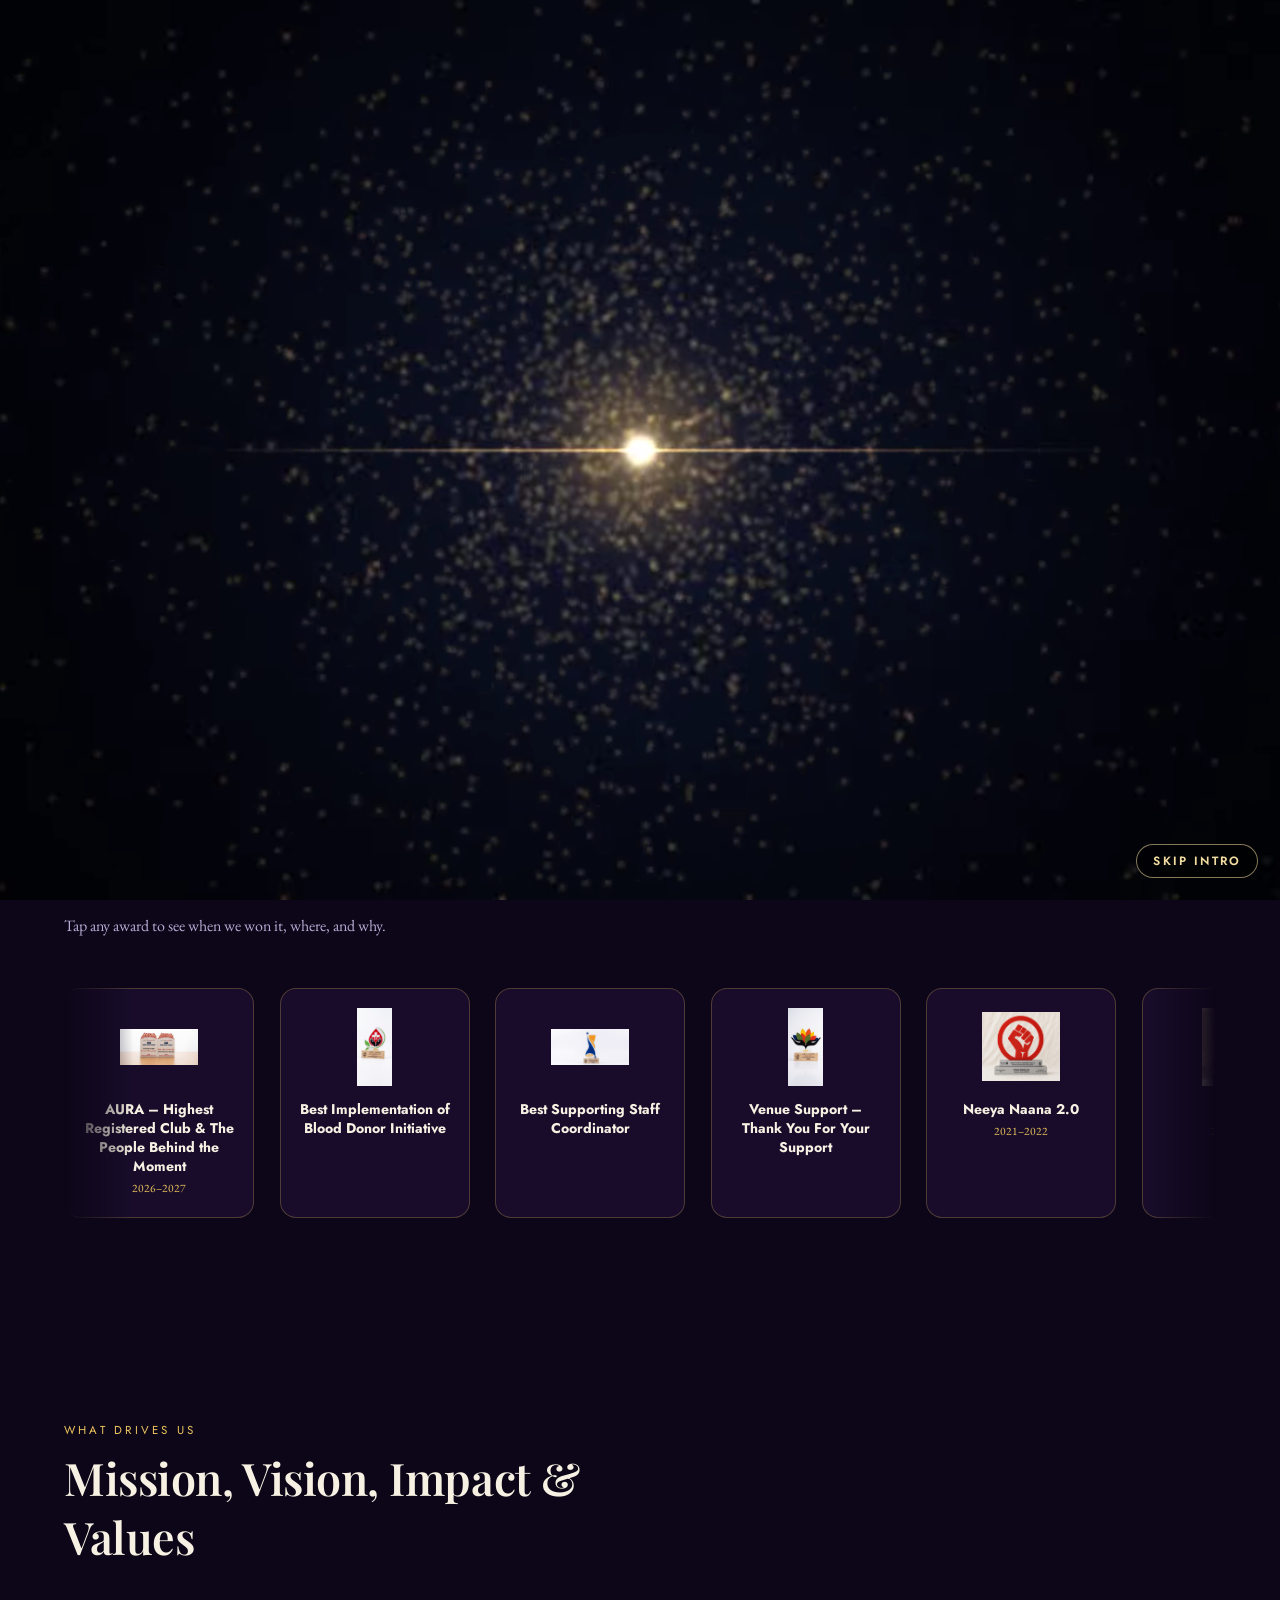
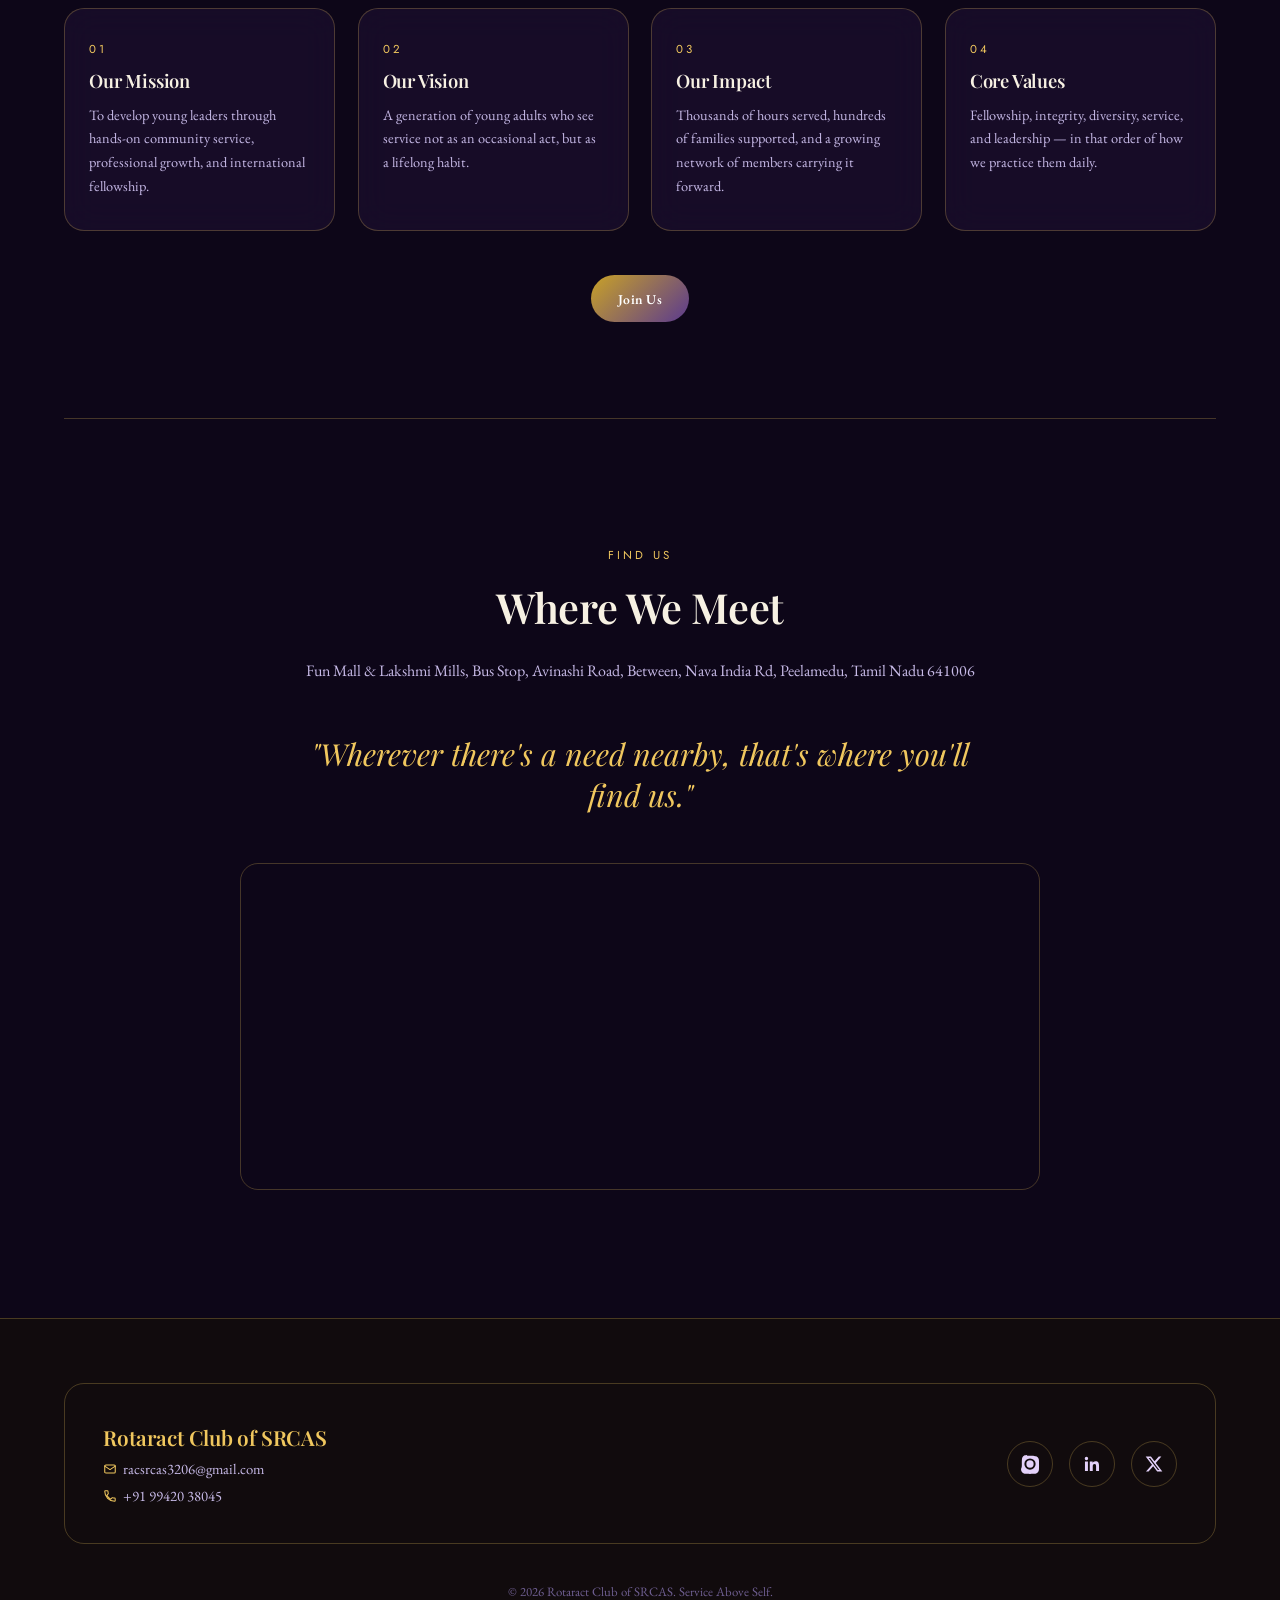
<file: about.html>
<!DOCTYPE html>
<html lang="en">
<head>
<meta charset="UTF-8">
<meta name="viewport" content="width=device-width, initial-scale=1.0">
<script src="page-transition.js"></script>
<title>About Us — Rotaract Club of SRCAS</title>
<link rel="preconnect" href="https://fonts.googleapis.com">
<link href="https://fonts.googleapis.com/css2?family=Playfair+Display:ital,wght@0,500;0,600;0,700;0,800;1,500;1,600&family=EB+Garamond:ital,wght@0,400;0,500;0,600;0,700;1,400;1,500&family=Jost:wght@400;500;600;700&display=swap" rel="stylesheet">
<style>
  :root{
    --black: #0d0618;
    --ink: #1c0f2e;
    --violet-deep: #2f1b4d;
    --violet-mid: #5b3a8f;
    --violet-accent: #c9a227;
    --violet-bright: #f0c75e;
    --lilac: #e3d1fa;
    --paper: #f7f1e3;
    --gear-line: rgba(240,199,94,0.25);
  }
  *{margin:0;padding:0;box-sizing:border-box;}
  html{scroll-behavior:smooth;}
  body{
    background: var(--black);
    color: var(--paper);
    font-family: 'EB Garamond', sans-serif;
    overflow-x:hidden;
  }
  h1,h2,h3, .display{ font-family:'Playfair Display', serif; font-weight:600; letter-spacing:-0.01em; }
  .eyebrow{ font-family:'Jost', sans-serif; text-transform:uppercase; letter-spacing:0.28em; font-size:0.72rem; color:var(--violet-bright); }
  a{color:inherit; text-decoration:none;}
  img{max-width:100%; display:block;}
  button{font-family:'Jost', sans-serif; cursor:pointer; border:none;}

  body::before{
    content:"";
    position:fixed; inset:0;
    background:
      radial-gradient(circle at 15% 20%, rgba(201,162,39,0.16), transparent 40%),
      radial-gradient(circle at 85% 75%, rgba(201,162,39,0.12), transparent 45%),
      linear-gradient(180deg, #0d0618 0%, #1c0f2e 100%);
    z-index:-2;
  }

  /* NAV */
  nav{
    position:sticky; top:0; z-index:50;
    display:flex; align-items:center; justify-content:space-between;
    padding: 1.1rem 5%;
    background: rgba(13,6,24,0.72);
    backdrop-filter: blur(20px);
    border-bottom: 1px solid var(--gear-line);
  }
  .brand{display:flex; align-items:center; gap:0.6rem; font-family:'Jost'; font-weight:700; letter-spacing:0.02em;}
  .brand .gear{width:34px; height:34px; animation: spin 12s linear infinite;}
  .brand .logo-img{height:48px; width:auto; display:block; border-radius:4px;}
  .brand .brand-text{font-family:'Jost',sans-serif; font-weight:700; font-size:0.95rem; letter-spacing:0.02em; color:var(--paper); line-height:1.15;}
  @media (max-width:640px){ .brand .brand-text{font-size:0.78rem;} }
  nav ul{list-style:none; display:flex; gap:2rem; font-size:0.85rem; font-family:'Jost';}
  nav ul a:hover{color:var(--violet-bright);}
  @keyframes spin{ to{ transform: rotate(360deg);} }

  section{padding: 6rem 5%; position:relative;}
  .section-head{max-width:640px; margin-bottom:2.6rem;}
  .section-head h2{font-size:clamp(1.9rem,4vw,2.8rem); margin-top:0.6rem; color:var(--paper);}
  .section-head p{color:#b8aad4; margin-top:0.8rem; line-height:1.6;}

  .btn{
    display:inline-flex; align-items:center; gap:0.5rem;
    padding: 0.9rem 1.7rem; border-radius:999px;
    font-size:0.85rem; font-weight:600; letter-spacing:0.02em;
    transition: transform 0.25s ease, background 0.25s ease;
  }
  .btn-solid{background: linear-gradient(135deg, var(--violet-accent), var(--violet-mid)); color:#fff;}
  .btn-solid:hover{transform:translateY(-2px);}
  .btn-outline{border:1px solid var(--violet-bright); color:var(--violet-bright); background:transparent;}
  .btn-outline:hover{background:rgba(201,162,39,0.12); transform:translateY(-2px);}

  /* ===== GROUP PHOTO BANNER (top of page) ===== */
  .about-hero{ position:relative; height:70vh; min-height:420px; }
  .about-hero img{ width:100%; height:100%; object-fit:cover; filter:grayscale(10%) contrast(1.05); }
  .about-hero .overlay{
    position:absolute; inset:0;
    background: linear-gradient(180deg, rgba(13,6,24,0.25) 0%, rgba(13,6,24,0.55) 65%, var(--black) 100%);
    display:flex; align-items:flex-end; padding:3rem 5%;
  }
  .about-hero .overlay h1{ font-size:clamp(2.2rem,5vw,3.6rem); }

  /* ===== AWARDS / PRIZES — auto-scrolling row ===== */
  .awards-track-wrap{ overflow:hidden; padding: 0.5rem 0; -webkit-mask-image: linear-gradient(90deg, transparent, #000 6%, #000 94%, transparent); mask-image: linear-gradient(90deg, transparent, #000 6%, #000 94%, transparent); }
  .awards-track{ display:flex; gap:1.6rem; width:max-content; animation: scrollAwards 30s linear infinite; }
  .awards-track:hover{ animation-play-state: paused; }
  @keyframes scrollAwards{ 0%{ transform:translateX(0);} 100%{ transform:translateX(-50%);} }
  .award-card{
    flex:0 0 auto; width:190px; text-align:center; cursor:pointer;
    border:1px solid var(--gear-line); border-radius:16px; padding:1.2rem 1rem;
    background: rgba(47,27,77,0.35); backdrop-filter:blur(16px); -webkit-backdrop-filter:blur(16px);
    transition: transform 0.25s ease, border-color 0.25s ease;
  }
  .award-card:hover{ transform:translateY(-6px); border-color:var(--violet-bright); }
  .award-card img{ width:78px; height:78px; object-fit:contain; margin:0 auto 0.9rem; }
  .award-card b{ font-family:'Jost'; font-size:0.88rem; display:block; line-height:1.35; }
  .award-card small{ color:var(--violet-bright); font-size:0.72rem; }

  /* ===== MISSION / VISION / IMPACT / VALUES ===== */
  .value-grid{ display:grid; grid-template-columns:repeat(4,1fr); gap:1.4rem; }
  .value-card{
    border:1px solid var(--gear-line); border-radius:20px; padding:2rem 1.5rem;
    background: rgba(47,27,77,0.3); backdrop-filter:blur(16px); -webkit-backdrop-filter:blur(16px);
  }
  .value-card .eyebrow{ display:block; margin-bottom:0.7rem; }
  .value-card h3{ font-size:1.15rem; color:var(--paper); margin-bottom:0.6rem; }
  .value-card p{ color:#c6b9e6; font-size:0.9rem; line-height:1.65; }
  .join-cta{ text-align:center; margin-top:2.8rem; }

  hr.divider{ border:none; border-top:1px solid var(--gear-line); margin: 0 5%; }

  /* ===== LOCATION (extra breathing room + motto) ===== */
  .location-section{ padding: 8rem 5%; text-align:center; }
  .location-section .eyebrow{ display:block; margin-bottom:1rem; }
  .location-section h2{ font-size:clamp(1.9rem,4vw,2.6rem); }
  .location-section .addr{ margin-top:1.4rem; color:#c6b9e6; font-size:1rem; line-height:1.8; }
  .motto{
    margin-top:3rem;
    font-family:'Playfair Display', serif; font-style:italic;
    font-size:clamp(1.3rem,3.2vw,1.9rem);
    color:var(--violet-bright);
    max-width:700px; margin-left:auto; margin-right:auto;
  }
  .map-embed{ margin-top:3rem; border-radius:18px; overflow:hidden; border:1px solid var(--gear-line); max-width:800px; margin-left:auto; margin-right:auto; }
  .map-embed iframe{ width:100%; height:320px; border:0; filter:grayscale(35%) invert(92%) contrast(90%); }

  /* ===== FOOTER ===== */
  footer{ padding: 4rem 5% 2.4rem; border-top:1px solid var(--gear-line); background: rgba(23,17,6,0.55); backdrop-filter:blur(20px); -webkit-backdrop-filter:blur(20px); }
  .footer-box{
    border:1px solid var(--gear-line); border-radius:20px; padding:2.4rem;
    display:grid; grid-template-columns:1.2fr 1fr; gap:2rem; align-items:center;
    margin-bottom:2.4rem;
  }
  .footer-box h3{ color:var(--violet-bright); font-size:1.3rem; }
  .footer-box .contact-line{ margin-top:0.5rem; color:#c6b9e6; font-size:0.92rem; }
  .social-icons{ display:flex; gap:1rem; justify-content:flex-end; }
  .social-icons a{
    width:46px; height:46px; border-radius:50%;
    border:1px solid var(--gear-line);
    display:flex; align-items:center; justify-content:center;
    transition: transform 0.25s ease, background 0.25s ease, border-color 0.25s ease;
  }
  .social-icons a:hover{ transform:translateY(-3px); background:rgba(201,162,39,0.15); border-color:var(--violet-bright); }
  .social-icons svg{ width:20px; height:20px; fill:var(--lilac); }
  .foot-bottom{ text-align:center; color:#6f5f92; font-size:0.8rem; }

  /* ===== MODAL ===== */
  .modal-overlay{ position:fixed; inset:0; background:rgba(13,6,24,0.82); backdrop-filter:blur(4px); display:none; align-items:center; justify-content:center; z-index:200; padding:2rem; }
  .modal-overlay.active{ display:flex; }
  .modal-box{
    background: linear-gradient(160deg, var(--violet-deep), var(--ink));
    border:1px solid var(--gear-line); border-radius:22px;
    max-width:640px; width:100%; padding:2.2rem; position:relative;
    max-height:88vh; overflow-y:auto;
   backdrop-filter:blur(22px); -webkit-backdrop-filter:blur(22px);}
  .modal-box img{ width:100%; max-height:60vh; object-fit:contain; margin-bottom:1rem; border-radius:12px; background:rgba(0,0,0,0.15); }
  .modal-close{ position:absolute; top:1.1rem; right:1.1rem; width:34px; height:34px; border-radius:50%; background:rgba(201,162,39,0.15); color:var(--violet-bright); display:flex; align-items:center; justify-content:center; font-size:1.1rem; cursor:pointer; }
  .modal-box h3{ color:var(--paper); font-size:1.25rem; }
  .modal-box .meta{ color:var(--violet-bright); font-size:0.82rem; font-family:'Jost'; margin:0.4rem 0 1rem; }
  .modal-box p{ color:#c6b9e6; line-height:1.7; font-size:0.92rem; }

  .nav-toggle{ display:none; background:none; border:none; cursor:pointer; padding:0.4rem; flex-direction:column; gap:5px; }
  .nav-toggle span{ display:block; width:24px; height:2px; background:var(--paper); border-radius:2px; }

  @media (max-width: 860px){
    .nav-toggle{ display:flex; }
    nav ul{
      display:none; position:absolute; top:100%; left:0; right:0;
      flex-direction:column; gap:0; background:rgba(13,6,24,0.97);
      border-bottom:1px solid var(--gear-line); padding:0.5rem 0;
    }
    nav ul.open{ display:flex; }
    nav ul li{ padding:0.9rem 5%; border-top:1px solid var(--gear-line); }
    nav ul li:first-child{ border-top:none; }
    .value-grid{ grid-template-columns:1fr 1fr; }
    .footer-box{ grid-template-columns:1fr; }
    .social-icons{ justify-content:flex-start; }
  }
  @media (max-width: 560px){
    .value-grid{ grid-template-columns:1fr; }
  }
</style>
<link rel="stylesheet" href="gear-cursor.css">
</head>
<body>

<!-- ================================================================
     NAV — same as the home page. "Home" sends people back to
     index.html. Edit links only if you rename pages/sections.
================================================================= -->
<!-- ================================================================
     NAV — logo only (no text), same behaviour as the home page:
     click it to go to the Home page.
================================================================= -->
<nav>
  <div class="brand" onclick="window.location.href='index.html'" title="Go to Home" style="cursor:pointer;">
    <img class="logo-img" src="assets/srcas-logo.png" alt="Rotaract Club of Sri Ramakrishna College of Arts and Science">
    <span class="brand-text">Rotaract Club of SRCAS</span>
  </div>
  <button class="nav-toggle" onclick="toggleNav()" aria-label="Menu">
    <span></span><span></span><span></span>
  </button>
  <ul id="nav-links">
    <li><a href="index.html">Home</a></li>
    <li><a href="about.html">About Us</a></li>
    <li><a href="team.html">Team</a></li>
    <li><a href="events.html">Events</a></li>
    <li><a href="courses.html">Courses</a></li>
    <li><a href="games.html">Games</a></li>
    <li><a href="donate.html">Donate</a></li>
    <li><a href="join.html">Join</a></li>
  </ul>
</nav>

<!-- ================================================================
     GROUP PHOTO BANNER (first thing on this page)
     👉 PIC: replace src="..." with your club's real group photo
     👉 CONTENT: heading text below it
================================================================= -->
<div class="about-hero">
  <!-- PIC: main About Us banner photo -->
  <img src="group/reawaken-about.jpg" alt="Rotaract Club of SRCAS members at the Reawaken 34th Installation Ceremony">
  <div class="overlay">
    <h1><!-- CONTENT: page heading -->About Us</h1>
  </div>
</div>

<!-- ================================================================
     AWARDS / PRIZES — auto-scrolling strip, in a straight line.
     👉 PIC + CONTENT: built by JavaScript — search for
        "const awards = [ ... ]" near the bottom of the page to add,
        edit, or remove awards (photo, name, year, place, reason).
     Tap any award to see when/where it was won and why.
================================================================= -->
<section id="awards">
  <div class="section-head">
    <span class="eyebrow">Recognition</span>
    <h2>Our Prizes &amp; Awards</h2>
    <p>Tap any award to see when we won it, where, and why.</p>
  </div>
  <div class="awards-track-wrap">
    <div class="awards-track" id="awards-track"></div>
  </div>
</section>

<!-- ================================================================
     MISSION / VISION / IMPACT / CORE VALUES
     👉 CONTENT: 4 short paragraphs below — one per card
================================================================= -->
<section id="values">
  <div class="section-head">
    <span class="eyebrow">What drives us</span>
    <h2>Mission, Vision, Impact &amp; Values</h2>
  </div>
  <div class="value-grid">
    <div class="value-card">
      <span class="eyebrow">01</span>
      <h3>Our Mission</h3>
      <!-- CONTENT: mission statement -->
      <p>To develop young leaders through hands-on community service, professional growth, and international fellowship.</p>
    </div>
    <div class="value-card">
      <span class="eyebrow">02</span>
      <h3>Our Vision</h3>
      <!-- CONTENT: vision statement -->
      <p>A generation of young adults who see service not as an occasional act, but as a lifelong habit.</p>
    </div>
    <div class="value-card">
      <span class="eyebrow">03</span>
      <h3>Our Impact</h3>
      <!-- CONTENT: impact statement -->
      <p>Thousands of hours served, hundreds of families supported, and a growing network of members carrying it forward.</p>
    </div>
    <div class="value-card">
      <span class="eyebrow">04</span>
      <h3>Core Values</h3>
      <!-- CONTENT: core values statement -->
      <p>Fellowship, integrity, diversity, service, and leadership — in that order of how we practice them daily.</p>
    </div>
  </div>
  <div class="join-cta">
    <a href="index.html#join" class="btn btn-solid">Join Us</a>
  </div>
</section>

<hr class="divider">

<!-- ================================================================
     LOCATION (extra spacing + motto + optional map)
     👉 CONTENT: address lines and the italic motto line
     👉 OPTIONAL: replace the Google Maps embed link below with your
        real location — go to Google Maps, search your address,
        click Share → Embed a map, and paste the src link here.
================================================================= -->
<section class="location-section" id="location">
  <span class="eyebrow">Find us</span>
  <h2>Where We Meet</h2>
  <div class="addr">
    <!-- CONTENT: meeting address -->
    Fun Mall & Lakshmi Mills, Bus Stop, Avinashi Road, Between, Nava India Rd, Peelamedu, Tamil Nadu 641006
  </div>
  <!-- CONTENT: motto line -->
  <p class="motto">"Wherever there's a need nearby, that's where you'll find us."</p>
  <div class="map-embed">
    <!-- PIC/MAP: replace with your own Google Maps embed src -->
    <iframe src="https://maps.google.com/maps?q=Sri+Ramakrishna+College+of+Arts+%26+Science%2C+Fun+Mall+%26+Lakshmi+Mills%2C+Bus+Stop%2C+Avinashi+Road%2C+Between%2C+Nava+India+Rd%2C+Peelamedu%2C+Tamil+Nadu+641006&t=&z=16&ie=UTF8&iwloc=&output=embed" loading="lazy"></iframe>
  </div>
</section>

<!-- ================================================================
     FOOTER — club name, email, phone, and social icons.
     👉 CONTENT: fill in the real handles AND replace href="#" on each
        icon with the real profile link (e.g. https://instagram.com/yourclub)
================================================================= -->
<footer>
  <div class="footer-box">
    <div>
      <h3>Rotaract Club of SRCAS</h3>
      <!-- CONTENT: club email -->
      <div class="contact-line"><svg style="width:14px;height:14px;vertical-align:-2px;margin-right:6px;color:var(--violet-bright)" viewBox="0 0 24 24" fill="none" stroke="currentColor" stroke-width="1.8" stroke-linecap="round" stroke-linejoin="round"><rect x="3" y="5" width="18" height="14" rx="2"/><path d="M3 7l9 6 9-6"/></svg><a href="mailto:racsrcas3206@gmail.com" style="color:inherit;text-decoration:none;">racsrcas3206@gmail.com</a></div>
      <!-- CONTENT: club phone number -->
      <div class="contact-line"><svg style="width:14px;height:14px;vertical-align:-2px;margin-right:6px;color:var(--violet-bright)" viewBox="0 0 24 24" fill="none" stroke="currentColor" stroke-width="1.8" stroke-linecap="round" stroke-linejoin="round"><path d="M6.6 10.8a15.9 15.9 0 006.6 6.6l2.2-2.2a1 1 0 011-.25 11 11 0 003.5.56 1 1 0 011 1V20a1 1 0 01-1 1A17 17 0 013 4a1 1 0 011-1h3.5a1 1 0 011 1 11 11 0 00.56 3.5 1 1 0 01-.25 1z"/></svg><a href="tel:+919942038045" style="color:inherit;text-decoration:none;">+91 99420 38045</a></div>
    </div>
    <div class="social-icons">
      <!-- CONTENT: put your real Instagram link in href -->
      <a href="https://www.instagram.com/rotaractsrcas/" target="_blank" rel="noopener" aria-label="Instagram">
        <svg viewBox="0 0 24 24"><path d="M12 2.2c3.2 0 3.6 0 4.9.07 1.2.06 2 .25 2.5.42a5 5 0 011.8 1.16 5 5 0 011.16 1.8c.17.5.36 1.3.42 2.5.06 1.3.07 1.7.07 4.9s0 3.6-.07 4.9c-.06 1.2-.25 2-.42 2.5a5 5 0 01-1.16 1.8 5 5 0 01-1.8 1.16c-.5.17-1.3.36-2.5.42-1.3.06-1.7.07-4.9.07s-3.6 0-4.9-.07c-1.2-.06-2-.25-2.5-.42a5 5 0 01-1.8-1.16 5 5 0 01-1.16-1.8c-.17-.5-.36-1.3-.42-2.5C2.2 15.6 2.2 15.2 2.2 12s0-3.6.07-4.9c.06-1.2.25-2 .42-2.5a5 5 0 011.16-1.8 5 5 0 011.8-1.16c.5-.17 1.3-.36 2.5-.42C8.4 2.2 8.8 2.2 12 2.2zm0 3.05a6.75 6.75 0 100 13.5 6.75 6.75 0 000-13.5zm0 11.13a4.38 4.38 0 110-8.76 4.38 4.38 0 010 8.76zm7-11.4a1.58 1.58 0 11-3.15 0 1.58 1.58 0 013.15 0z"/></svg>
      </a>
      <a href="https://linkedin.com/" target="_blank" rel="noopener" aria-label="LinkedIn">
        <svg viewBox="0 0 24 24"><path d="M20.45 20.45h-3.55v-5.57c0-1.33-.02-3.03-1.85-3.03-1.86 0-2.15 1.45-2.15 2.94v5.66H9.35V9h3.41v1.56h.05c.47-.9 1.63-1.85 3.36-1.85 3.6 0 4.27 2.37 4.27 5.45v6.29zM5.34 7.43a2.06 2.06 0 11.01-4.12 2.06 2.06 0 010 4.12zM7.12 20.45H3.56V9h3.56v11.45z"/></svg>
      </a>
      <a href="https://x.com/" target="_blank" rel="noopener" aria-label="X">
        <svg viewBox="0 0 24 24"><path d="M17.75 3h3.07l-6.7 7.66L22 21h-6.17l-4.83-6.32L5.47 21H2.4l7.17-8.2L2 3h6.33l4.37 5.78L17.75 3zm-1.08 16.18h1.7L7.4 4.73H5.58l11.09 14.45z"/></svg>
      </a>
    </div>
  </div>
  <p class="foot-bottom">© 2026 Rotaract Club of SRCAS. Service Above Self.</p>
</footer>

<!-- Award detail pop-up -->
<div class="modal-overlay" id="award-modal">
  <div class="modal-box" id="award-modal-content"></div>
</div>

<script>
  // Mobile hamburger menu
  function toggleNav(){ document.getElementById('nav-links').classList.toggle('open'); }
  document.querySelectorAll('#nav-links a').forEach(a=>{
    a.addEventListener('click', ()=> document.getElementById('nav-links').classList.remove('open'));
  });

  // ================================================================
  // 👉 AWARDS / PRIZES DATA — one { } block per award.
  //    img   = PIC (award/trophy image)
  //    name  = award name shown in the scrolling strip
  //    year, place, reason = CONTENT shown when it's clicked
  //    TO ADD A NEW POSTER: copy one whole {name: ... } line below,
  //    paste it as a new line, edit it, and add a comma after the
  //    line above it. TO REMOVE ONE: delete its whole line.
  // ================================================================
  const awards = [
    {name:"AURA – Highest Registered Club & The People Behind the Moment", img:"trophy/aura-district-fellowship.jpg", year:"2026–2027", place:"AURA Rotaract District Fellowship, hosted by Rotaract Clubs of Coimbatore Crystals & PSG CAS", reason:"Pair of AURA standees awarded to the Rotaract Club of SRCAS as the Highest Registered Club – Campus Based (\"Together, You Owned the Room.\") and for The People Behind the Moment (\"We made it. You made it better!\")."},
    {name:"Best Implementation of Blood Donor Initiative", img:"trophy/blood-donor-initiative.jpg", year:"", place:"Rotary & Rotaract", reason:"Blood-drop acrylic trophy with a wooden base presented to the Rotaract Club of Sri Ramakrishna Arts and Science College for the Best Implementation of the Blood Donor Initiative."},
    {name:"Best Supporting Staff Coordinator", img:"trophy/best-supporting-staff-coordinator.jpg", year:"", place:"Rotary & Rotaract", reason:"Blue and gold star acrylic trophy with a wooden base honouring the club's staff coordinators at Sri Ramakrishna College of Arts and Science as Best Supporting Staff Coordinator."},
    {name:"Venue Support – Thank You For Your Support", img:"trophy/venue-support.jpg", year:"", place:"Rotary & Rotaract", reason:"Lotus-in-hands acrylic trophy with a wooden base thanking SRCAS for providing venue support, received by the Faculty Rotaract Representative."},
    {name:"Neeya Naana 2.0", img:"trophy/2021-22.png", year:"2021–2022", place:"Rotaract District Organisation 3201", reason:"Red raised-fist circular emblem trophy awarded by Rotaract District Organisation 3201 (DRR: Rtr. Keerthi Vivek, Awards Chair: Rtr. Arshad I.)."},
    {name:"Utsav", img:"trophy/2022-23(1).jpg", year:"2022–2023", place:"Rotary's Seven Areas of Focus", reason:"Award recognizing contributions to infrastructure and basic education/literacy under Rotary's seven areas of focus."},
    {name:"District Citation – Hyperactive Status", img:"trophy/2024-25(5).jpg", year:"2024–2025", place:"Rotaract District 3201", reason:"Framed citation conferring \"Hyperactive\" status to the Rotaract Club of SRCAS for exemplary \"service above self\"."},
    {name:"Certificate of Appreciation", img:"trophy/2024-25(7).jpg", year:"2024–2025", place:"Rotaract District 3201", reason:"Framed certificate for organizing and conducting Five Impactful ID programs with excellence."},
    {name:"ELEVATE – Maximum Registered Club", img:"trophy/C.jpg", year:"—", place:"XVI Rotaract District Conference", reason:"Award plaque for Maximum Registered Club – Campus Based at the XVI Rotaract District Conference."},
    {name:"GOLD – Maximum Registered Club", img:"trophy/D.jpg", year:"—", place:"ROAR 3201", reason:"Pair of circular blue acrylic awards recognizing Maximum Registered – Campus Based under ROAR 3201."},
    {name:"STARK – First Register Club", img:"trophy/2022-23 (2).jpg", year:"2022–2023", place:"RYLA", reason:"Wooden block award presented to SRCAS for being the First Register Club at RYLA."},
    {name:"TAKE OFF – Maximum Registered Club", img:"trophy/20261st prizes.jpg", year:"2026-2027", place:"II DRR Installation & Leadership Seminar", reason:"Acrylic & wood plaque acknowledging Maximum Registered Campus Based Club support at the II DRR Installation & Leadership Seminar."},
    {name:"3201 Thank You Plaque", img:"trophy/E.jpg", year:"—", place:"Rotaract District 3201", reason:"Red acrylic district map plaque stating \"Thank You for Upholding Us\" from DRR Rtr. PP. Satish Balakrishnan."},
    {name:"Wayanad Flood Relief Recognition", img:"trophy/2024-25(4).jpg", year:"2024–2025", place:"Rotaract District 3201", reason:"District map-shaped memento awarded for contribution towards Wayanad Flood Relief efforts."},
    {name:"RIDDLE 3.2.0.1", img:"trophy/A.png", year:"—", place:"Rotaract Inter District Dexterous League", reason:"Acrylic trophy with wooden base featuring a cricket silhouette, awarded to Rotaract Club of SRCAS by DRR Rtr. Sathish Balakrishnan and Event Chair Rtr. PP. Muskan Mehta."},
    {name:"Rotaract District Fellowship – TANZANITE", img:"trophy/2024-25(8).png", year:"2024–2025", place:"ROAR 3201", reason:"Tall \"ROAR 3201\" acrylic trophy with wooden base presented to Rotaract Club of Sri Ramakrishna College of Arts and Science."},
    {name:"Thank You For The Support Plaque", img:"trophy/2024-25.jpg", year:"2024–2025", place:"Rotaract District 3201", reason:"Wooden base trophy with striped acrylic back presented to Rotaract Club of Sri Ramakrishna College of Arts and Science by DRR Rtr. Thanghapantieyaan."},
    {name:"Rotaract District Events – CELEBRATE", img:"trophy/2022-23(4).png", year:"2022–2023", place:"Rotaract District Events", reason:"Circular red plaque featuring group icon on a black pedestal base."},
    {name:"DTWS Evolve & You Matter Awards", img:"trophy/B.png", year:"—", place:"District 3201 Rotaract", reason:"Pair of acrylic trophies awarded to Rotaract Club of SRCAS for hosting \"DTWS – Evolve\" and \"Best 30 Projects – You Matter\"."},
    {name:"Celebrate Project of the Year – Adisil", img:"trophy/2022-23(2).png", year:"2022–2023", place:"Celebrate", reason:"Black pedestal trophy awarded to Rotaract Club of Sri Ramakrishna College of Arts and Science for project \"Adisil\"."},
    {name:"Best Project HARMONY", img:"trophy/2020-21.png", year:"2020–2021", place:"Group 3", reason:"Wooden shield award presented for \"Best Project HARMONY\" to Rotaract Club of Sri Ramakrishna College of Arts & Science."},
    {name:"ROTA LIBRARY", img:"trophy/2022-23(3).png", year:"2022–2023", place:"Rotaract District 3201", reason:"Circular award featuring an open book logo presented to Rotaract Club of Sri Ramakrishna College of Arts and Science."},
    {name:"ROAR – Rotaract District Awards", img:"trophy/2024-25(6).jpg", year:"2024–2025", place:"Hosted by RC of Covai User Group & RC of Info Institute of Engineering", reason:"Pair of framed awards thanking Sri Ramakrishna College of Arts and Science for support."},
    {name:"Best Project – NEXEL", img:"trophy/2024-25(3).jpg", year:"2024–2025", place:"Rotaract District 3201", reason:"Oval wooden-framed plaque presented to Rotaract Club of Sri Ramakrishna College of Arts & Science for \"Best Project NEXEL\"."},
    {name:"Certificate of Organization", img:"trophy/1922.jpg", year:"1992 (replacement issued 2020)", place:"Coimbatore, Tamil Nadu", reason:"Framed official Rotary International Certificate of Organization recognizing the Rotaract Club of Sri Ramakrishna College of Arts and Science (Club ID 8249, Date of Organization: 9 October 1992), sponsored by the Rotary Club of Coimbatore Mid-Town."},
    {name:"Supportive Faculty Co-ordinator", img:"trophy/2024-25(2).jpg", year:"2024–2025", place:"Rotaract District 3201", reason:"Acrylic cogwheel/gear trophy with a wooden base presented to Dr. M Sridhar (Rotaract Club of SRCAS) by District Rotaract Representative Rtr. Thanghapantieyaan and District Chair Awards Rtr. PP. Sabarinathan."},
    {name:"Thank You For The Support", img:"trophy/2024-25(1).jpg", year:"2024–2025", place:"Rotaract District 3201", reason:"Semi-circular blue acrylic plate on a curved wooden base presented by Rtr. PP. Sabarinathan and Rtr. Thanghapantieyaan."},
    {name:"Outstanding Professional Service & Best Public Relations", img:"trophy/2023-24(1).jpg", year:"2023–2024", place:"\"Endeavour to Elevate\" theme", reason:"Pair of wooden and dark blue acrylic trophies presented to Rotaract Club of Sri Ramakrishna College of Arts & Science under the \"Endeavour to Elevate\" theme."},
    {name:"IRUTHI SUTTRU – Thank You For The Support", img:"trophy/2023-24.jpg", year:"2023–2024", place:"Rotaract District 3201", reason:"Wooden sloped trophy with red acrylic backing presented to Rotaract Club of Sri Ramakrishna College of Arts and Science by DRR Rtr. Sathish Balakrishnan."},
    {name:"ALPHA – 100% Membership Registered", img:"trophy/2022-23.jpg", year:"2022–2023", place:"XV Rotaract District Conference", reason:"Black shield trophy with white lettering for the XV Rotaract District Conference \"ALPHA\" hosted by RC Coimbatore Texcity, JSS INYS & HICAS."},
    {name:"ADI POLI – District Event Hosting Award", img:"trophy/2020-21.jpg", year:"2020–2021", place:"Group 3", reason:"Wooden trophy with an arrow-shaped top presented to Rotaract Club of SRCAS for hosting Rotaract District Trekking \"ADI POLI\" under Group 3."},
    {name:"Outstanding Projects of the Year – Sexual Abuse Awareness", img:"trophy/2019-20(1).jpg", year:"2019–2020", place:"Rotaract District 3201", reason:"Black trophy with a wooden inlay and mountain top crest (\"RISE Above the Rest\") presented to Rotaract Club of Sri Ramakrishna College of Arts and Science."},
    {name:"District Citation – Super Active Status", img:"trophy/2019-20.jpg", year:"2019–2020", place:"Rotaract District 3201", reason:"Framed certificate with an attached medal certifying Super Active status for Rotaract Club of Sri Ramakrishna College of Arts and Science."},
    {name:"MERCI COPS – Group Forum Award", img:"trophy/2017-18.jpg", year:"2017–2018", place:"Group Forum", reason:"Gold-finished wooden plaque with a star emblem awarded for \"MERCI COPS\" to Rotaract Club of SNR Sons."},
    {name:"BEST SUPPORTIVE CLUB – Treat Zonal Awards", img:"trophy/2015-16.jpg", year:"2015–2016", place:"Zone 2", reason:"Rectangular gold-plated wooden plaque awarded to Rotaract Club of SNR Sons College of Arts & Science under Zone 2."}
  ];

  const track = document.getElementById('awards-track');
  // Render the list twice back-to-back so the scroll loop looks seamless
  [...awards, ...awards].forEach((a, i)=>{
    const card = document.createElement('div');
    card.className = 'award-card';
    card.onclick = ()=> showAward(i % awards.length);
    card.innerHTML = `<img src="${a.img}" alt="${a.name}"><b>${a.name}</b><small>${a.year}</small>`;
    track.appendChild(card);
  });

  function showAward(i){
    const a = awards[i];
    document.getElementById('award-modal-content').innerHTML = `
      <div class="modal-close" onclick="closeAwardModal()">✕</div>
      <img src="${a.img}" alt="${a.name}">
      <h3>${a.name}</h3>
      <div class="meta">${[a.year, a.place].filter(Boolean).join(' · ')}</div>
      <p>${a.reason}</p>`;
    document.getElementById('award-modal').classList.add('active');
  }
  function closeAwardModal(){ document.getElementById('award-modal').classList.remove('active'); }
  document.getElementById('award-modal').addEventListener('click', e=>{
    if(e.target.id === 'award-modal') closeAwardModal();
  });

  // 👉 CONTENT: club's real founding/charter year — keep this the
  //    same as startYear in index.html so both pages agree
  const startYear = 1975;
</script>
<script src="gear-cursor.js" defer></script>
</body>
</html>
</file>
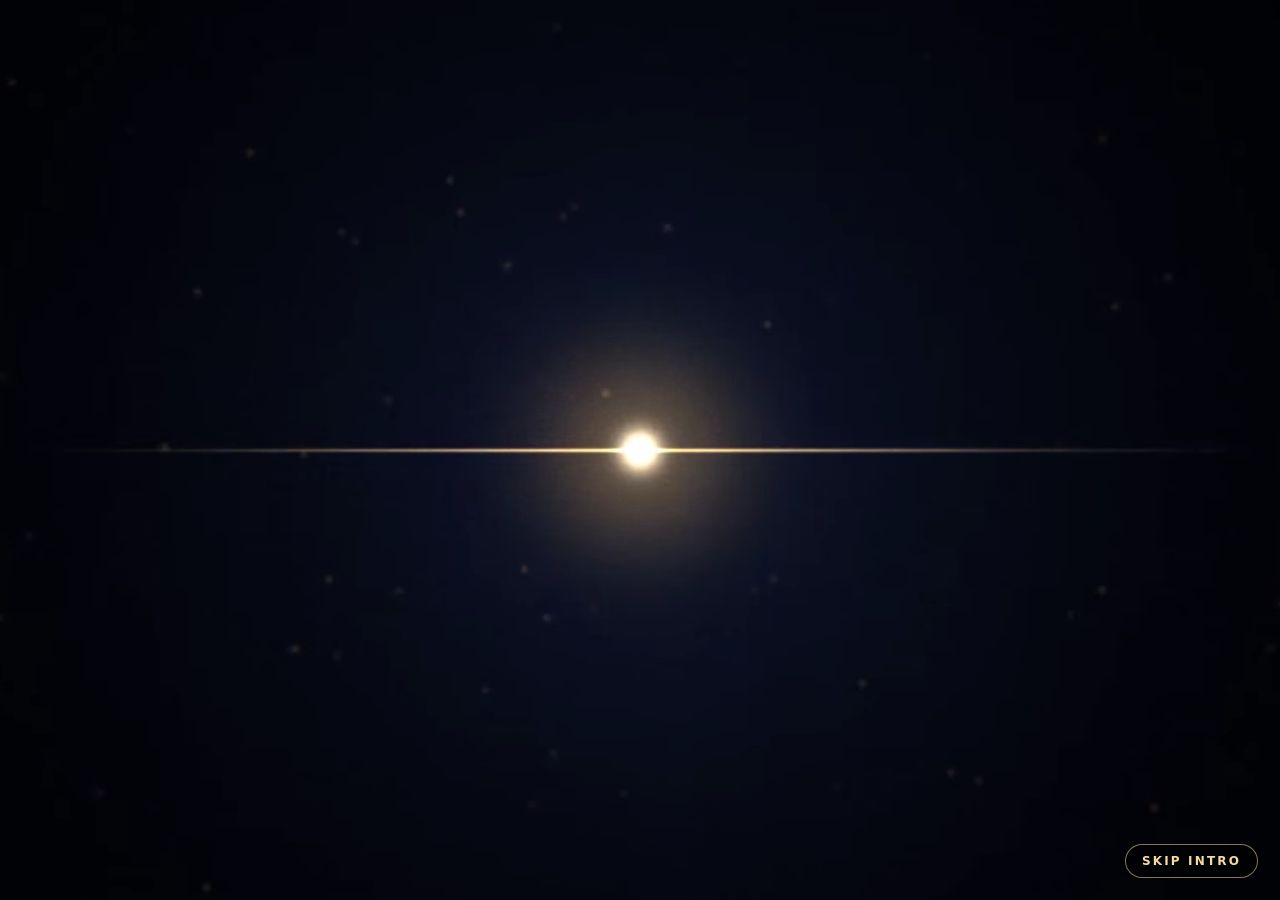
<file: arrow-puzzle.html>
<!DOCTYPE html>
<html lang="en">
<head>
<meta charset="UTF-8">
<meta name="viewport" content="width=device-width, initial-scale=1.0, maximum-scale=1, user-scalable=no">
<script src="page-transition.js"></script>
<title>Arrow Puzzle — A quiet game of order</title>
<link rel="preconnect" href="https://fonts.googleapis.com">
<link rel="preconnect" href="https://fonts.gstatic.com" crossorigin>
<link href="https://fonts.googleapis.com/css2?family=Cinzel:wght@500;600;700&family=Manrope:wght@400;500;600;700&family=JetBrains+Mono:wght@400;500&display=swap" rel="stylesheet">
<style>
  :root{
    --bg-deep:#12081f;
    --bg-mid:#1c0e34;
    --violet-1:#2a1450;
    --violet-2:#3a1f6b;
    --violet-glass:rgba(42,20,80,0.55);
    --panel-border:rgba(245,201,74,0.18);
    --gold-1:#f5c94a;
    --gold-2:#ffe6a3;
    --gold-deep:#b8842a;
    --gold-line:rgba(245,201,74,0.35);
    --text-light:#f1e9ff;
    --text-muted:#a695c4;
    --text-faint:#6d5f8c;
    --amber-warn:#e8a34f;
    --green-ok:#8fd19e;
    --font-display:'Cinzel', serif;
    --font-body:'Manrope', sans-serif;
    --font-mono:'JetBrains Mono', monospace;
    --radius:16px;
  }

  *{box-sizing:border-box; margin:0; padding:0;}

  html,body{
    height:100%;
    background:
      radial-gradient(ellipse 90% 60% at 50% -10%, #2b1550 0%, transparent 60%),
      radial-gradient(ellipse 70% 50% at 90% 100%, #21103e 0%, transparent 55%),
      linear-gradient(180deg, var(--bg-deep) 0%, var(--bg-mid) 55%, #0e061a 100%);
    color:var(--text-light);
    font-family:var(--font-body);
    overflow-x:hidden;
    min-height:100%;
  }

  body{ position:relative; display:flex; flex-direction:column; align-items:center; }

  /* ---------- ambient background ---------- */
  .ambient{ position:fixed; inset:0; pointer-events:none; z-index:0; overflow:hidden; }

  .mandala{
    position:absolute; top:50%; left:50%;
    width:min(1400px, 200vw); height:min(1400px, 200vw);
    transform:translate(-50%,-50%);
    opacity:0.05;
    animation:spin 220s linear infinite;
  }
  @keyframes spin{ to{ transform:translate(-50%,-50%) rotate(360deg); } }

  .spark{
    position:absolute;
    width:3px; height:3px;
    border-radius:50%;
    background:var(--gold-2);
    box-shadow:0 0 6px 1px rgba(245,201,74,0.8);
    opacity:0;
    animation:drift linear infinite;
  }
  @keyframes drift{
    0%{ opacity:0; transform:translateY(0) translateX(0); }
    10%{ opacity:0.7; }
    90%{ opacity:0.5; }
    100%{ opacity:0; transform:translateY(-90vh) translateX(var(--dx, 20px)); }
  }

  /* ---------- layout shell ---------- */
  .app{ position:relative; z-index:1; width:100%; max-width:880px; padding:28px 20px 60px; display:flex; flex-direction:column; align-items:center; }

  header.top{ width:100%; display:flex; flex-direction:column; align-items:center; gap:14px; margin-bottom:26px; }

  .brand{ display:flex; align-items:center; gap:12px; }
  .brand svg{ width:34px; height:34px; filter:drop-shadow(0 0 6px rgba(245,201,74,0.55)); }
  .brand h1{
    font-family:var(--font-display);
    font-weight:700;
    font-size:clamp(24px, 5vw, 34px);
    letter-spacing:0.09em;
    background:linear-gradient(180deg, var(--gold-2), var(--gold-1) 60%, var(--gold-deep));
    -webkit-background-clip:text; background-clip:text; color:transparent;
  }
  .tagline{ font-size:12.5px; letter-spacing:0.18em; text-transform:uppercase; color:var(--text-faint); }

  nav.pill-nav{ display:flex; gap:10px; flex-wrap:wrap; justify-content:center; }
  .pill{
    font-family:var(--font-body); font-weight:600; font-size:13px; letter-spacing:0.03em;
    color:var(--gold-2); background:transparent; border:1px solid var(--gold-line);
    padding:9px 18px; border-radius:999px; cursor:pointer; transition:all .2s ease;
  }
  .pill:hover, .pill:focus-visible{ background:rgba(245,201,74,0.1); border-color:var(--gold-1); outline:none; }
  .pill.active{ background:linear-gradient(180deg, var(--gold-2), var(--gold-1)); color:#241242; border-color:transparent; }
  .pill.small{ padding:7px 15px; font-size:12px; }

  /* ---------- screens ---------- */
  .screen{ width:100%; display:none; flex-direction:column; align-items:center; }
  .screen.visible{ display:flex; }

  .diff-tabs{ display:flex; gap:8px; margin-bottom:22px; }
  .diff-tabs .pill.easy.active{ background:linear-gradient(180deg,#a6e0ad,#6fbf7e); }
  .diff-tabs .pill.medium.active{ background:linear-gradient(180deg,#ffe08a,#f0a84e); }
  .diff-tabs .pill.hard.active{ background:linear-gradient(180deg,#ff9d9d,#e05c5c); }

  /* ---------- game info bar ---------- */
  .info-bar{
    width:100%; max-width:520px; display:flex; justify-content:space-between; align-items:center;
    margin-bottom:16px; font-family:var(--font-mono); font-size:13px; color:var(--text-muted);
  }
  .info-bar .level-name{ font-family:var(--font-display); color:var(--gold-2); font-size:15px; letter-spacing:0.04em; }
  .info-bar .stats{ display:flex; gap:14px; }
  .info-bar .stats span b{ color:var(--text-light); font-weight:500; }
  .info-bar .stats span.score b{ color:var(--gold-2); }

  /* ---------- board ---------- */
  .board-wrap{
    position:relative;
    background:var(--violet-glass);
    border:1px solid var(--panel-border);
    border-radius:22px;
    padding:18px;
    backdrop-filter:blur(6px);
    box-shadow: 0 20px 60px rgba(0,0,0,0.45), inset 0 1px 0 rgba(255,255,255,0.03);
  }
  .board-wrap::before{
    content:'';
    position:absolute; inset:0; border-radius:22px;
    background:radial-gradient(circle at 50% 40%, rgba(245,201,74,0.06), transparent 65%);
    pointer-events:none;
  }

  .board{
    display:grid;
    gap:6px;
    position:relative;
  }

  .cell{
    position:relative;
    aspect-ratio:1/1;
    border-radius:9px;
    background:rgba(255,255,255,0.02);
    border:1px solid rgba(245,201,74,0.06);
  }

  .cell.has-arrow{
    background:radial-gradient(circle at 35% 30%, rgba(245,201,74,0.10), rgba(255,255,255,0.02) 70%);
    border:1px solid rgba(245,201,74,0.14);
  }

  .arrow-btn{
    all:unset; position:absolute; inset:0; display:flex; align-items:center; justify-content:center;
    cursor:pointer; border-radius:9px;
  }
  .arrow-btn:focus-visible{ outline:2px solid var(--gold-1); outline-offset:2px; }

  .arrow-svg{
    width:62%; height:62%;
    filter:drop-shadow(0 0 5px rgba(245,201,74,0.55));
    transition:transform .18s ease, filter .18s ease;
  }
  .arrow-btn:hover .arrow-svg{ transform:scale(1.08); filter:drop-shadow(0 0 9px rgba(245,201,74,0.85)); }

  .dir-up .arrow-svg{ transform:rotate(0deg); }
  .dir-right .arrow-svg{ transform:rotate(90deg); }
  .dir-down .arrow-svg{ transform:rotate(180deg); }
  .dir-left .arrow-svg{ transform:rotate(270deg); }
  .arrow-btn:hover.dir-up .arrow-svg{ transform:rotate(0deg) scale(1.08); }
  .arrow-btn:hover.dir-right .arrow-svg{ transform:rotate(90deg) scale(1.08); }
  .arrow-btn:hover.dir-down .arrow-svg{ transform:rotate(180deg) scale(1.08); }
  .arrow-btn:hover.dir-left .arrow-svg{ transform:rotate(270deg) scale(1.08); }

  @keyframes shake{
    0%,100%{ transform:translateX(0); }
    20%{ transform:translateX(-4px); }
    40%{ transform:translateX(4px); }
    60%{ transform:translateX(-3px); }
    80%{ transform:translateX(3px); }
  }
  .cell.blocked .arrow-svg{ animation:shake .35s ease; }
  .cell.blocked{ border-color: var(--amber-warn); }

  @keyframes pulseHint{
    0%,100%{ box-shadow:0 0 0 0 rgba(245,201,74,0.6); }
    50%{ box-shadow:0 0 0 8px rgba(245,201,74,0); }
  }
  .cell.hint{ animation:pulseHint 1.1s ease-in-out 0s 2; border-color:var(--gold-1); }

  .cell.fly-up .arrow-svg{ transition:transform .48s cubic-bezier(.4,0,.7,1), opacity .48s ease; transform:translateY(-380%) rotate(0deg); opacity:0; }
  .cell.fly-down .arrow-svg{ transition:transform .48s cubic-bezier(.4,0,.7,1), opacity .48s ease; transform:translateY(380%) rotate(180deg); opacity:0; }
  .cell.fly-left .arrow-svg{ transition:transform .48s cubic-bezier(.4,0,.7,1), opacity .48s ease; transform:translateX(-380%) rotate(270deg); opacity:0; }
  .cell.fly-right .arrow-svg{ transition:transform .48s cubic-bezier(.4,0,.7,1), opacity .48s ease; transform:translateX(380%) rotate(90deg); opacity:0; }

  /* ---------- controls ---------- */
  .controls{ display:flex; gap:10px; margin-top:20px; flex-wrap:wrap; justify-content:center; }
  .ctrl-btn{
    display:flex; align-items:center; gap:7px;
    background:rgba(255,255,255,0.03); border:1px solid var(--gold-line); color:var(--text-light);
    font-family:var(--font-body); font-weight:600; font-size:13px;
    padding:10px 16px; border-radius:12px; cursor:pointer; transition:all .2s ease;
  }
  .ctrl-btn:hover{ background:rgba(245,201,74,0.09); border-color:var(--gold-1); }
  .ctrl-btn svg{ width:16px; height:16px; stroke:var(--gold-2); }
  .ctrl-btn:disabled{ opacity:0.35; cursor:not-allowed; }

  .banner{
    margin-top:16px; padding:10px 18px; border-radius:12px;
    background:rgba(232,163,79,0.1); border:1px solid rgba(232,163,79,0.4);
    color:var(--amber-warn); font-size:13px; text-align:center; display:none;
  }
  .banner.visible{ display:block; }

  .par-note{ margin-top:10px; font-size:12px; color:var(--text-faint); font-family:var(--font-mono); text-align:center; }

  /* ---------- puzzle select ---------- */
  .level-grid{ width:100%; max-width:640px; display:grid; grid-template-columns:repeat(auto-fill, minmax(118px,1fr)); gap:10px; margin-bottom:10px; }

  .pz-tile{
    aspect-ratio:auto; min-height:92px; border-radius:12px; display:flex; flex-direction:column; align-items:center; justify-content:center;
    font-family:var(--font-body); color:var(--text-muted);
    background:rgba(255,255,255,0.02); border:1px solid rgba(245,201,74,0.1);
    cursor:pointer; transition:all .18s ease; position:relative; gap:3px; padding:10px 6px;
  }
  .pz-tile .eyebrow{ font-family:var(--font-mono); font-size:9px; letter-spacing:0.14em; text-transform:uppercase; color:var(--text-faint); }
  .pz-tile .pz-num{ font-family:var(--font-display); font-size:20px; font-weight:600; color:inherit; letter-spacing:0.02em; }
  .pz-tile:hover:not(.locked){ border-color:var(--gold-1); background:rgba(245,201,74,0.08); }
  .pz-tile.done{ background:linear-gradient(160deg, rgba(245,201,74,0.22), rgba(245,201,74,0.06)); color:var(--gold-2); border-color:var(--gold-1); }
  .pz-tile.done .eyebrow{ color:var(--gold-deep); }
  .pz-tile.locked{ opacity:0.32; cursor:not-allowed; }
  .pz-tile .stars{ position:absolute; top:6px; right:8px; font-size:7px; letter-spacing:1px; color:var(--gold-1); }
  .pz-tile .tile-score{ font-size:9px; color:var(--text-faint); }
  .pz-tile.done .tile-score{ color:var(--gold-deep); }

  /* ---------- daily ---------- */
  .daily-card{ text-align:center; margin-bottom:8px; }
  .daily-date{ font-family:var(--font-mono); font-size:12px; color:var(--text-faint); letter-spacing:0.08em; text-transform:uppercase; margin-bottom:4px; }
  .daily-title{ font-family:var(--font-display); font-size:22px; color:var(--gold-2); margin-bottom:6px; }
  .daily-best{ font-family:var(--font-mono); font-size:12px; color:var(--text-muted); margin-bottom:16px; }

  /* ---------- modals ---------- */
  .modal-backdrop{
    position:fixed; inset:0; background:rgba(10,4,20,0.72); backdrop-filter:blur(4px);
    display:none; align-items:center; justify-content:center; z-index:20; padding:20px;
  }
  .modal-backdrop.visible{ display:flex; }
  .modal{
    background:linear-gradient(160deg, #2a1450, #1c0e34);
    border:1px solid var(--gold-line); border-radius:20px; padding:32px 28px;
    max-width:420px; width:100%; text-align:center;
    box-shadow:0 30px 80px rgba(0,0,0,0.6);
    animation:pop .28s cubic-bezier(.2,.9,.3,1.2);
  }
  @keyframes pop{ from{ transform:scale(.92); opacity:0; } to{ transform:scale(1); opacity:1; } }
  .modal h2{ font-family:var(--font-display); color:var(--gold-2); font-size:24px; margin-bottom:10px; letter-spacing:0.03em; }
  .modal p{ color:var(--text-muted); font-size:14px; line-height:1.6; margin-bottom:18px; }
  .score-big{ font-family:var(--font-display); font-size:44px; color:var(--gold-2); text-shadow:0 0 18px rgba(245,201,74,0.5); margin-bottom:4px; }
  .score-stars{ font-size:20px; letter-spacing:4px; color:var(--gold-1); margin-bottom:14px; }
  .modal .modal-stats{ font-family:var(--font-mono); font-size:13px; color:var(--text-light); margin-bottom:22px; }
  .modal-actions{ display:flex; gap:10px; justify-content:center; flex-wrap:wrap; }
  .how-body{ text-align:left; }
  .how-body ul{ list-style:none; padding:0; margin:0; }
  .how-body li{ display:flex; gap:12px; margin-bottom:14px; align-items:flex-start; }
  .how-body li svg{ width:22px; height:22px; flex-shrink:0; margin-top:2px; filter:drop-shadow(0 0 4px rgba(245,201,74,0.5)); }
  .how-body li span{ font-size:13.5px; color:var(--text-muted); line-height:1.55; }
  .how-body li b{ color:var(--text-light); }

  .win-icon{ width:52px; height:52px; margin:0 auto 14px; filter:drop-shadow(0 0 10px rgba(245,201,74,0.7)); }

  footer.foot{ margin-top:40px; font-size:11.5px; color:var(--text-faint); text-align:center; letter-spacing:0.04em; }

  .back-games-btn{
    position:fixed; top:16px; left:16px; z-index:60;
    display:inline-flex; align-items:center; gap:6px;
    border:1px solid var(--gold-line); border-radius:999px; padding:0.6rem 1.1rem;
    font-family:var(--font-body); font-size:13px; font-weight:600; color:var(--gold-2);
    background:rgba(18,8,31,0.7); backdrop-filter:blur(12px); -webkit-backdrop-filter:blur(12px);
    transition: background 0.2s ease, border-color 0.2s ease;
  }
  .back-games-btn:hover{ background:rgba(245,201,74,0.14); border-color:var(--gold-1); }
  .back-games-btn svg{ width:14px; height:14px; stroke:var(--gold-2); }

  @media (max-width:480px){
    .brand h1{ font-size:22px; }
    .board-wrap{ padding:12px; }
    .controls{ gap:8px; }
    .ctrl-btn{ padding:9px 12px; font-size:12px; }
    .back-games-btn{ top:10px; left:10px; padding:0.5rem 0.9rem; font-size:12px; }
  }

  @media (prefers-reduced-motion: reduce){
    *{ animation-duration:0.001ms !important; animation-iteration-count:1 !important; transition-duration:0.001ms !important; }
  }
</style>
</head>
<body>

<div class="ambient" id="ambient">
  <svg class="mandala" viewBox="0 0 400 400">
    <g fill="none" stroke="#f5c94a" stroke-width="0.6">
      <circle cx="200" cy="200" r="180"/>
      <circle cx="200" cy="200" r="140"/>
      <circle cx="200" cy="200" r="100"/>
      <g id="spokes"></g>
    </g>
  </svg>
</div>

<a href="games.html" class="back-games-btn">
  <svg viewBox="0 0 24 24" fill="none" stroke="currentColor" stroke-width="2"><path d="M19 12H5"/><path d="M12 19l-7-7 7-7"/></svg>
  Back to Games
</a>

<div class="app">

  <header class="top">
    <div class="brand">
      <svg viewBox="0 0 100 100" fill="none">
        <defs>
          <linearGradient id="brandGrad" x1="0" y1="0" x2="0" y2="1">
            <stop offset="0%" stop-color="#ffe6a3"/>
            <stop offset="100%" stop-color="#b8842a"/>
          </linearGradient>
        </defs>
        <path d="M50 6 L84 50 L64 50 L64 94 L36 94 L36 50 L16 50 Z" fill="url(#brandGrad)" stroke="#c8961e" stroke-width="2"/>
      </svg>
      <h1>ARROW PUZZLE</h1>
    </div>
    <div class="tagline">a quiet game of order</div>
    <nav class="pill-nav">
      <button class="pill" data-nav="puzzles">Puzzles</button>
      <button class="pill" data-nav="daily">Daily Challenge</button>
      <button class="pill" data-nav="how">How to Play</button>
    </nav>
  </header>

  <!-- PUZZLE SELECT SCREEN -->
  <section class="screen" id="screen-puzzles">
    <div class="diff-tabs" id="puzzleDiffTabs">
      <button class="pill small easy" data-diff="easy">Easy</button>
      <button class="pill small medium" data-diff="medium">Medium</button>
      <button class="pill small hard" data-diff="hard">Hard</button>
    </div>
    <div class="level-grid" id="puzzleGrid"></div>
  </section>

  <!-- DAILY SCREEN -->
  <section class="screen" id="screen-daily">
    <div class="daily-card">
      <div class="daily-date" id="dailyDate"></div>
      <div class="daily-title">Today's Puzzle</div>
      <div class="daily-best" id="dailyBest"></div>
    </div>
    <div class="diff-tabs" id="dailyDiffTabs">
      <button class="pill small easy" data-diff="easy">Easy</button>
      <button class="pill small medium" data-diff="medium">Medium</button>
      <button class="pill small hard" data-diff="hard">Hard</button>
    </div>
  </section>

  <!-- GAME SCREEN -->
  <section class="screen" id="screen-game">
    <div class="info-bar">
      <div class="level-name" id="puzzleName">Puzzle 1</div>
      <div class="stats">
        <span>Moves <b id="statMoves">0</b></span>
        <span>Left <b id="statLeft">0</b></span>
        <span class="score">Score <b id="statScore">0</b></span>
      </div>
    </div>

    <div class="board-wrap">
      <div class="board" id="board"></div>
    </div>

    <div class="par-note" id="parNote"></div>
    <div class="banner" id="deadlockBanner">No moves remain from here. Try Undo, or Reset the puzzle.</div>

    <div class="controls">
      <button class="ctrl-btn" id="btnHint">
        <svg viewBox="0 0 24 24" fill="none" stroke-width="2" stroke-linecap="round"><path d="M9 18h6M10 22h4M12 2a6 6 0 0 0-4 10.5c.6.6 1 1.4 1 2.5h6c0-1.1.4-1.9 1-2.5A6 6 0 0 0 12 2Z"/></svg>
        Hint
      </button>
      <button class="ctrl-btn" id="btnUndo">
        <svg viewBox="0 0 24 24" fill="none" stroke-width="2" stroke-linecap="round" stroke-linejoin="round"><path d="M3 10h10a5 5 0 0 1 5 5v0a5 5 0 0 1-5 5H9M3 10l5-5M3 10l5 5"/></svg>
        Undo
      </button>
      <button class="ctrl-btn" id="btnReset">
        <svg viewBox="0 0 24 24" fill="none" stroke-width="2" stroke-linecap="round" stroke-linejoin="round"><path d="M21 12a9 9 0 1 1-3-6.7M21 3v6h-6"/></svg>
        Reset
      </button>
      <button class="ctrl-btn" id="btnBack">
        <svg viewBox="0 0 24 24" fill="none" stroke-width="2" stroke-linecap="round" stroke-linejoin="round"><path d="M19 12H5M12 19l-7-7 7-7"/></svg>
        Back
      </button>
    </div>
  </section>

  <footer class="foot">clear every arrow · no clock is running</footer>
</div>

<!-- WIN MODAL -->
<div class="modal-backdrop" id="winBackdrop">
  <div class="modal">
    <svg class="win-icon" viewBox="0 0 100 100" fill="none">
      <path d="M50 6 L84 50 L64 50 L64 94 L36 94 L36 50 L16 50 Z" fill="#f5c94a" stroke="#c8961e" stroke-width="2"/>
    </svg>
    <h2 id="winTitle">Cleared</h2>
    <p id="winMsg">Every arrow found its way out.</p>
    <div class="score-big" id="scoreBig">0</div>
    <div class="score-stars" id="scoreStars">★★★</div>
    <div class="modal-stats" id="winStats"></div>
    <div class="modal-actions" id="winActions"></div>
  </div>
</div>

<!-- HOW TO PLAY MODAL -->
<div class="modal-backdrop" id="howBackdrop">
  <div class="modal how-body">
    <h2 style="text-align:center;">How to Play</h2>
    <ul style="margin-top:18px;">
      <li>
        <svg viewBox="0 0 100 100" fill="none"><path d="M50 6 L84 50 L64 50 L64 96 L36 96 L36 50 L16 50 Z" fill="#f5c94a" stroke="#c8961e" stroke-width="2"/></svg>
        <span><b>Every arrow points its way out.</b> Tap one to send it off the board in the direction it faces.</span>
      </li>
      <li>
        <svg viewBox="0 0 100 100" fill="none"><path d="M50 6 L84 50 L64 50 L64 96 L36 96 L36 50 L16 50 Z" fill="#a695c4" stroke="#6d5f8c" stroke-width="2" opacity="0.6"/></svg>
        <span><b>The path must be clear.</b> If another arrow sits between it and the edge, it won't move — clear a way first.</span>
      </li>
      <li>
        <svg viewBox="0 0 24 24" fill="none" stroke="#f5c94a" stroke-width="2" stroke-linecap="round"><path d="M9 18h6M10 22h4M12 2a6 6 0 0 0-4 10.5c.6.6 1 1.4 1 2.5h6c0-1.1.4-1.9 1-2.5A6 6 0 0 0 12 2Z"/></svg>
        <span><b>Stuck?</b> Hint glows a move that's ready right now. Undo steps back, Reset starts the puzzle over.</span>
      </li>
      <li>
        <svg viewBox="0 0 24 24" fill="none" stroke="#f5c94a" stroke-width="2" stroke-linecap="round" stroke-linejoin="round"><path d="M12 2v4M12 18v4M4.9 4.9l2.8 2.8M16.3 16.3l2.8 2.8M2 12h4M18 12h4M4.9 19.1l2.8-2.8M16.3 7.7l2.8-2.8"/></svg>
        <span><b>Fewer moves, higher score.</b> Every attempted tap counts — including blocked ones and undos. Solve it clean for a 3-star run; fumble around and the score drops. No clock, just precision.</span>
      </li>
    </ul>
    <div class="modal-actions" style="margin-top:8px;">
      <button class="ctrl-btn" id="closeHow">Got it</button>
    </div>
  </div>
</div>

<script>
(function(){

  /* ============ RNG ============ */
  function mulberry32(seed){
    return function(){
      seed |= 0; seed = seed + 0x6D2B79F5 | 0;
      let t = Math.imul(seed ^ seed >>> 15, 1 | seed);
      t = t + Math.imul(t ^ t >>> 7, 61 | t) ^ t;
      return ((t ^ t >>> 14) >>> 0) / 4294967296;
    };
  }
  function hashString(str){
    let h = 1779033703 ^ str.length;
    for(let i=0;i<str.length;i++){
      h = Math.imul(h ^ str.charCodeAt(i), 3432918353);
      h = h << 13 | h >>> 19;
    }
    return (h ^ h >>> 16) >>> 0;
  }
  function shuffle(arr, rng){
    const a = arr.slice();
    for(let i=a.length-1;i>0;i--){
      const j = Math.floor(rng()*(i+1));
      [a[i],a[j]] = [a[j],a[i]];
    }
    return a;
  }

  const DIRS = ['up','down','left','right'];

  function pathClear(grid, r, c, dir, rows, cols){
    if(dir==='up'){ for(let i=r-1;i>=0;i--) if(grid[i][c]) return false; }
    else if(dir==='down'){ for(let i=r+1;i<rows;i++) if(grid[i][c]) return false; }
    else if(dir==='left'){ for(let j=c-1;j>=0;j--) if(grid[r][j]) return false; }
    else if(dir==='right'){ for(let j=c+1;j<cols;j++) if(grid[r][j]) return false; }
    return true;
  }

  /* Build a guaranteed-solvable puzzle by constructing it in reverse of its
     removal order: start from an empty board and add arrows one at a time,
     each requiring a clear path against the board as it stands so far. */
  function generatePuzzle(rows, cols, arrowCount, seed){
    const rng = mulberry32(seed);
    const grid = Array.from({length:rows}, ()=> new Array(cols).fill(null));
    const maxAttempts = arrowCount * 80 + 200;
    let attempts = 0, placed = 0;
    const target = Math.min(arrowCount, rows*cols);

    while(placed < target && attempts < maxAttempts){
      attempts++;
      const r = Math.floor(rng()*rows);
      const c = Math.floor(rng()*cols);
      if(grid[r][c]) continue;
      const dirs = shuffle(DIRS, rng);
      let chosen = null;
      for(const d of dirs){
        if(pathClear(grid, r, c, d, rows, cols)){ chosen = d; break; }
      }
      if(!chosen) continue;
      grid[r][c] = { dir: chosen };
      placed++;
    }
    return { grid, rows, cols, count: placed };
  }

  /* ============ difficulty tiers ============ */
  const DIFF_META = {
    easy:   { label:'Easy',   count:15 },
    medium: { label:'Medium', count:15 },
    hard:   { label:'Hard',   count:15 },
  };

  function puzzleParams(diff, n){
    // n is 1-indexed within its difficulty
    if(diff==='easy'){
      const size = 4 + Math.floor((n-1)/8); // 4..5
      const count = 4 + Math.floor((n-1)*0.5); // 4..11
      return { rows:size, cols:size, count: Math.min(count, size*size-2) };
    }
    if(diff==='medium'){
      const size = 5 + Math.floor((n-1)/7); // 5..7
      const count = 9 + Math.floor((n-1)*0.9); // 9..22
      return { rows:size, cols:size, count: Math.min(count, size*size-2) };
    }
    // hard
    const size = 6 + Math.floor((n-1)/5); // 6..8
    const count = 16 + Math.floor((n-1)*1.1); // 16..31
    return { rows:size, cols:size, count: Math.min(count, size*size-2) };
  }

  const PUZZLES = {};
  Object.keys(DIFF_META).forEach(diff=>{
    PUZZLES[diff] = [];
    for(let n=1;n<=DIFF_META[diff].count;n++){
      const p = puzzleParams(diff, n);
      PUZZLES[diff].push({ id:n, diff, ...p, seed: hashString(diff+'-'+n) });
    }
  });

  /* ============ scoring ============ */
  // Every arrow removal is one required move, so `arrowCount` is par.
  // Every tap counts toward `moves`: successful clears, blocked taps, and undos.
  // Fewer extra moves beyond par => higher score.
  function computeScore(par, moves){
    const extra = Math.max(0, moves - par);
    const base = par * 100;
    const penalty = extra * 70;
    const score = Math.max(Math.round(base * 0.15), base - penalty);
    return score;
  }
  function computeStars(par, moves){
    const extra = Math.max(0, moves - par);
    if(extra === 0) return 3;
    if(extra <= Math.max(1, Math.ceil(par * 0.25))) return 2;
    return 1;
  }

  /* ============ state ============ */
  const state = {
    mode:'puzzles',            // 'puzzles' | 'daily'
    diff:'easy',               // difficulty of the puzzle currently loaded / browsed
    puzzleId: 1,
    grid:null, rows:0, cols:0,
    par:0,
    moves:0,
    history:[],
    completed: new Map(),      // key `${diff}:${id}` -> {stars, score}
    dailyBest: new Map(),      // key `${dateStr}:${diff}` -> {stars, score}
    browseDiff:'easy',         // difficulty tab currently shown in level select
    dailyDiff:'easy',
  };

  /* ============ DOM refs ============ */
  const boardEl = document.getElementById('board');
  const screens = {
    puzzles: document.getElementById('screen-puzzles'),
    daily: document.getElementById('screen-daily'),
    game: document.getElementById('screen-game'),
  };
  const puzzleGridEl = document.getElementById('puzzleGrid');
  const puzzleNameEl = document.getElementById('puzzleName');
  const statMoves = document.getElementById('statMoves');
  const statLeft = document.getElementById('statLeft');
  const statScore = document.getElementById('statScore');
  const parNote = document.getElementById('parNote');
  const deadlockBanner = document.getElementById('deadlockBanner');
  const winBackdrop = document.getElementById('winBackdrop');
  const winTitle = document.getElementById('winTitle');
  const winMsg = document.getElementById('winMsg');
  const winStats = document.getElementById('winStats');
  const winActions = document.getElementById('winActions');
  const scoreBig = document.getElementById('scoreBig');
  const scoreStars = document.getElementById('scoreStars');
  const howBackdrop = document.getElementById('howBackdrop');
  const dailyBestEl = document.getElementById('dailyBest');

  function showScreen(name){
    Object.values(screens).forEach(s=>s.classList.remove('visible'));
    screens[name].classList.add('visible');
    document.querySelectorAll('.pill-nav .pill[data-nav]').forEach(p=>p.classList.remove('active'));
    const navBtn = document.querySelector('.pill-nav .pill[data-nav="'+name+'"]');
    if(navBtn) navBtn.classList.add('active');
  }

  /* ============ arrow svg template ============ */
  function arrowSVG(){
    return '<svg class="arrow-svg" viewBox="0 0 100 100"><defs>'+
      '<linearGradient id="g" x1="0" y1="0" x2="0" y2="1">'+
      '<stop offset="0%" stop-color="#ffe6a3"/><stop offset="100%" stop-color="#c8961e"/>'+
      '</linearGradient></defs>'+
      '<path d="M50 4 L88 50 L66 50 L66 96 L34 96 L34 50 L12 50 Z" fill="url(#g)" stroke="#8a611c" stroke-width="2.5" stroke-linejoin="round"/>'+
      '</svg>';
  }

  /* ============ puzzle select rendering ============ */
  function renderPuzzleSelect(){
    document.querySelectorAll('#puzzleDiffTabs .pill').forEach(b=>{
      b.classList.toggle('active', b.dataset.diff === state.browseDiff);
    });
    puzzleGridEl.innerHTML = '';
    const list = PUZZLES[state.browseDiff];
    list.forEach((lvl, idx)=>{
      const key = state.browseDiff+':'+lvl.id;
      const rec = state.completed.get(key);
      const unlocked = idx===0 || state.completed.has(state.browseDiff+':'+list[idx-1].id) || !!rec;
      const tile = document.createElement('div');
      tile.className = 'pz-tile' + (rec ? ' done':'') + (!unlocked ? ' locked':'');
      const eyebrow = document.createElement('div');
      eyebrow.className = 'eyebrow';
      eyebrow.textContent = 'Puzzle';
      tile.appendChild(eyebrow);
      const num = document.createElement('div');
      num.className = 'pz-num';
      num.textContent = lvl.id;
      tile.appendChild(num);
      if(rec){
        const stars = document.createElement('div');
        stars.className = 'stars';
        stars.textContent = '★'.repeat(rec.stars) + '☆'.repeat(3-rec.stars);
        tile.appendChild(stars);
        const sc = document.createElement('div');
        sc.className = 'tile-score';
        sc.textContent = rec.score;
        tile.appendChild(sc);
      }
      if(unlocked){
        tile.addEventListener('click', ()=> startPuzzle(state.browseDiff, lvl.id));
      }
      puzzleGridEl.appendChild(tile);
    });
  }

  /* ============ game logic ============ */
  function startPuzzle(diff, id){
    state.mode = 'puzzles';
    state.diff = diff;
    state.puzzleId = id;
    const lvl = PUZZLES[diff].find(l=>l.id===id);
    const built = generatePuzzle(lvl.rows, lvl.cols, lvl.count, lvl.seed);
    loadPuzzle(built, DIFF_META[diff].label+' · Puzzle '+id);
    showScreen('game');
  }

  function updateDailyBestLabel(){
    const today = new Date();
    const dateStr = today.toISOString().slice(0,10);
    const key = dateStr+':'+state.dailyDiff;
    const rec = state.dailyBest.get(key);
    dailyBestEl.textContent = rec ? ('Best today: '+rec.score+' pts · '+'★'.repeat(rec.stars)+'☆'.repeat(3-rec.stars)) : 'Not solved yet today';
    document.querySelectorAll('#dailyDiffTabs .pill').forEach(b=>{
      b.classList.toggle('active', b.dataset.diff === state.dailyDiff);
    });
  }

  function startDaily(){
    state.mode = 'daily';
    state.diff = state.dailyDiff;
    const today = new Date();
    const dateStr = today.toISOString().slice(0,10);
    document.getElementById('dailyDate').textContent = today.toLocaleDateString(undefined, {weekday:'long', year:'numeric', month:'long', day:'numeric'});
    updateDailyBestLabel();
    const seed = hashString('arrowpuzzle-daily-'+dateStr+'-'+state.dailyDiff);
    const rng = mulberry32(seed);
    let size, density;
    if(state.dailyDiff==='easy'){ size = 4 + Math.floor(rng()*2); density = 0.24 + rng()*0.1; }
    else if(state.dailyDiff==='medium'){ size = 5 + Math.floor(rng()*2); density = 0.32 + rng()*0.1; }
    else { size = 6 + Math.floor(rng()*3); density = 0.4 + rng()*0.1; }
    const count = Math.max(4, Math.round(size*size*density));
    const built = generatePuzzle(size, size, count, seed);
    loadPuzzle(built, DIFF_META[state.dailyDiff].label+" · Today's Puzzle");
    showScreen('game');
  }

  function loadPuzzle(built, name){
    state.grid = built.grid;
    state.rows = built.rows;
    state.cols = built.cols;
    state.par = built.count;
    state.moves = 0;
    state.history = [];
    puzzleNameEl.textContent = name;
    parNote.textContent = 'Par: '+state.par+' moves for a perfect 3-star score';
    deadlockBanner.classList.remove('visible');
    renderBoard();
    updateStats();
  }

  function currentArrowsLeft(){
    let n = 0;
    for(let r=0;r<state.rows;r++) for(let c=0;c<state.cols;c++) if(state.grid[r][c]) n++;
    return n;
  }

  function updateStats(){
    statMoves.textContent = state.moves;
    statLeft.textContent = currentArrowsLeft();
    statScore.textContent = computeScore(state.par, state.moves);
    document.getElementById('btnUndo').disabled = state.history.length===0;
  }

  function renderBoard(){
    boardEl.innerHTML = '';
    boardEl.style.gridTemplateColumns = 'repeat('+state.cols+', 1fr)';
    boardEl.style.width = 'min(74vw, 440px)';
    boardEl.style.maxWidth = (state.cols*70)+'px';
    for(let r=0;r<state.rows;r++){
      for(let c=0;c<state.cols;c++){
        const cell = document.createElement('div');
        cell.className = 'cell';
        cell.dataset.r = r; cell.dataset.c = c;
        const arrow = state.grid[r][c];
        if(arrow){
          cell.classList.add('has-arrow');
          const btn = document.createElement('button');
          btn.className = 'arrow-btn dir-'+arrow.dir;
          btn.setAttribute('aria-label', 'Arrow facing '+arrow.dir);
          btn.innerHTML = arrowSVG();
          btn.addEventListener('click', ()=> tryMove(r,c));
          cell.appendChild(btn);
        }
        boardEl.appendChild(cell);
      }
    }
  }

  function cellEl(r,c){
    return boardEl.querySelector('.cell[data-r="'+r+'"][data-c="'+c+'"]');
  }

  function tryMove(r,c){
    const arrow = state.grid[r][c];
    if(!arrow) return;
    const clear = pathClear(state.grid, r, c, arrow.dir, state.rows, state.cols);
    const cell = cellEl(r,c);
    state.moves++; // every tap counts, valid or not
    if(!clear){
      updateStats();
      cell.classList.remove('blocked'); void cell.offsetWidth;
      cell.classList.add('blocked');
      setTimeout(()=>cell.classList.remove('blocked'), 400);
      return;
    }
    // valid move
    state.history.push({r,c,dir:arrow.dir});
    cell.classList.add('fly-'+arrow.dir);
    updateStats();
    setTimeout(()=>{
      state.grid[r][c] = null;
      renderBoard();
      updateStats();
      postMoveCheck();
    }, 460);
  }

  function postMoveCheck(){
    const left = currentArrowsLeft();
    if(left===0){
      onWin();
      return;
    }
    let anyMove = false;
    outer:
    for(let r=0;r<state.rows;r++){
      for(let c=0;c<state.cols;c++){
        const a = state.grid[r][c];
        if(a && pathClear(state.grid,r,c,a.dir,state.rows,state.cols)){ anyMove = true; break outer; }
      }
    }
    deadlockBanner.classList.toggle('visible', !anyMove);
  }

  function onWin(){
    const score = computeScore(state.par, state.moves);
    const stars = computeStars(state.par, state.moves);
    scoreBig.textContent = score;
    scoreStars.textContent = '★'.repeat(stars) + '☆'.repeat(3-stars);
    winStats.textContent = state.moves + ' moves · par ' + state.par;
    syncScoreToLeaderboard(score);

    if(state.mode==='puzzles'){
      const key = state.diff+':'+state.puzzleId;
      const prev = state.completed.get(key);
      if(!prev || score > prev.score) state.completed.set(key, {stars, score});
      winTitle.textContent = 'Cleared';
      winMsg.textContent = DIFF_META[state.diff].label+' · Puzzle '+state.puzzleId+' is solved.';
      winActions.innerHTML = '';
      const list = PUZZLES[state.diff];
      const nextLvl = list.find(l=>l.id === state.puzzleId+1);
      if(nextLvl){
        const nextBtn = document.createElement('button');
        nextBtn.className = 'ctrl-btn'; nextBtn.textContent = 'Next Puzzle';
        nextBtn.addEventListener('click', ()=>{ closeWin(); startPuzzle(state.diff, nextLvl.id); });
        winActions.appendChild(nextBtn);
      }
      const backBtn = document.createElement('button');
      backBtn.className = 'ctrl-btn'; backBtn.textContent = 'Back to Puzzles';
      backBtn.addEventListener('click', ()=>{ closeWin(); state.browseDiff = state.diff; renderPuzzleSelect(); showScreen('puzzles'); });
      winActions.appendChild(backBtn);
    } else {
      const today = new Date();
      const dateStr = today.toISOString().slice(0,10);
      const key = dateStr+':'+state.dailyDiff;
      const prev = state.dailyBest.get(key);
      if(!prev || score > prev.score) state.dailyBest.set(key, {stars, score});
      winTitle.textContent = 'Today, solved';
      winMsg.textContent = 'A calm start to the day. Come back tomorrow for a new arrangement.';
      winActions.innerHTML = '';
      const backBtn = document.createElement('button');
      backBtn.className = 'ctrl-btn'; backBtn.textContent = 'Back to Puzzles';
      backBtn.addEventListener('click', ()=>{ closeWin(); state.browseDiff = state.diff; renderPuzzleSelect(); showScreen('puzzles'); });
      winActions.appendChild(backBtn);
    }
    winBackdrop.classList.add('visible');
  }
  function closeWin(){ winBackdrop.classList.remove('visible'); }

  // ============================================================
  // SHARED CLUB LEADERBOARD SYNC
  // Reads the same "who's logged in" info that games.html sets when a
  // member signs up / logs in (localStorage key: rotaract_games_current),
  // then updates that member's best Arrow Puzzle score in a shared
  // localStorage key (rotaract_games_scores) that games.html reads to
  // build its Leaderboard. If nobody is logged in, the win still shows
  // normally, it just won't appear on the club leaderboard.
  // ============================================================
  function syncScoreToLeaderboard(latestScore){
    try {
      const current = JSON.parse(localStorage.getItem('rotaract_games_current') || 'null');
      if(!current || !current.email) return; // no logged-in member — nothing to sync

      const scores = JSON.parse(localStorage.getItem('rotaract_games_scores') || '{}');
      const key = current.email;
      if(!scores[key]) scores[key] = { name: current.name, games: {} };
      scores[key].name = current.name; // keep name fresh in case it changed
      const prevBest = scores[key].games['arrow-puzzle'] || 0;
      scores[key].games['arrow-puzzle'] = Math.max(prevBest, latestScore);
      localStorage.setItem('rotaract_games_scores', JSON.stringify(scores));
    } catch(e){
      // localStorage unavailable or blocked — fail silently, game still works
    }
  }


  function undo(){
    if(state.history.length===0) return;
    const last = state.history.pop();
    state.grid[last.r][last.c] = { dir:last.dir };
    state.moves++; // undo costs a move too
    deadlockBanner.classList.remove('visible');
    renderBoard();
    updateStats();
  }

  function resetPuzzle(){
    if(state.mode==='puzzles'){ startPuzzle(state.diff, state.puzzleId); }
    else { startDaily(); }
  }

  function hint(){
    let candidates = [];
    for(let r=0;r<state.rows;r++){
      for(let c=0;c<state.cols;c++){
        const a = state.grid[r][c];
        if(a && pathClear(state.grid,r,c,a.dir,state.rows,state.cols)) candidates.push({r,c});
      }
    }
    if(candidates.length===0){
      deadlockBanner.classList.add('visible');
      return;
    }
    const pick = candidates[Math.floor(Math.random()*candidates.length)];
    const cell = cellEl(pick.r, pick.c);
    cell.classList.remove('hint'); void cell.offsetWidth;
    cell.classList.add('hint');
    setTimeout(()=>cell.classList.remove('hint'), 2300);
  }

  /* ============ ambient particles + mandala spokes ============ */
  function buildAmbient(){
    const ambient = document.getElementById('ambient');
    const n = 16;
    for(let i=0;i<n;i++){
      const s = document.createElement('div');
      s.className = 'spark';
      s.style.left = Math.random()*100+'vw';
      s.style.bottom = (-10 - Math.random()*20)+'px';
      s.style.setProperty('--dx', (Math.random()*60-30)+'px');
      s.style.animationDuration = (14 + Math.random()*14)+'s';
      s.style.animationDelay = (Math.random()*18)+'s';
      ambient.appendChild(s);
    }
    const spokes = document.getElementById('spokes');
    let html = '';
    for(let i=0;i<16;i++){
      const angle = (i*22.5);
      html += '<line x1="200" y1="200" x2="200" y2="20" stroke-width="0.4" transform="rotate('+angle+' 200 200)"/>';
    }
    spokes.innerHTML = html;
  }

  /* ============ nav wiring ============ */
  document.querySelectorAll('.pill-nav .pill[data-nav]').forEach(btn=>{
    btn.addEventListener('click', ()=>{
      const n = btn.dataset.nav;
      if(n==='puzzles'){ renderPuzzleSelect(); showScreen('puzzles'); }
      else if(n==='daily'){ startDaily(); }
      else if(n==='how'){ howBackdrop.classList.add('visible'); }
    });
  });
  document.getElementById('closeHow').addEventListener('click', ()=> howBackdrop.classList.remove('visible'));
  howBackdrop.addEventListener('click', (e)=>{ if(e.target===howBackdrop) howBackdrop.classList.remove('visible'); });
  winBackdrop.addEventListener('click', (e)=>{ if(e.target===winBackdrop) closeWin(); });

  document.getElementById('btnHint').addEventListener('click', hint);
  document.getElementById('btnUndo').addEventListener('click', undo);
  document.getElementById('btnReset').addEventListener('click', resetPuzzle);
  document.getElementById('btnBack').addEventListener('click', ()=>{ state.browseDiff = state.diff; renderPuzzleSelect(); showScreen('puzzles'); });

  document.querySelectorAll('#puzzleDiffTabs .pill').forEach(btn=>{
    btn.addEventListener('click', ()=>{ state.browseDiff = btn.dataset.diff; renderPuzzleSelect(); });
  });
  document.querySelectorAll('#dailyDiffTabs .pill').forEach(btn=>{
    btn.addEventListener('click', ()=>{ state.dailyDiff = btn.dataset.diff; startDaily(); });
  });

  /* ============ init ============ */
  buildAmbient();
  renderPuzzleSelect();
  showScreen('puzzles');

})();
</script>
</body>
</html>
</file>
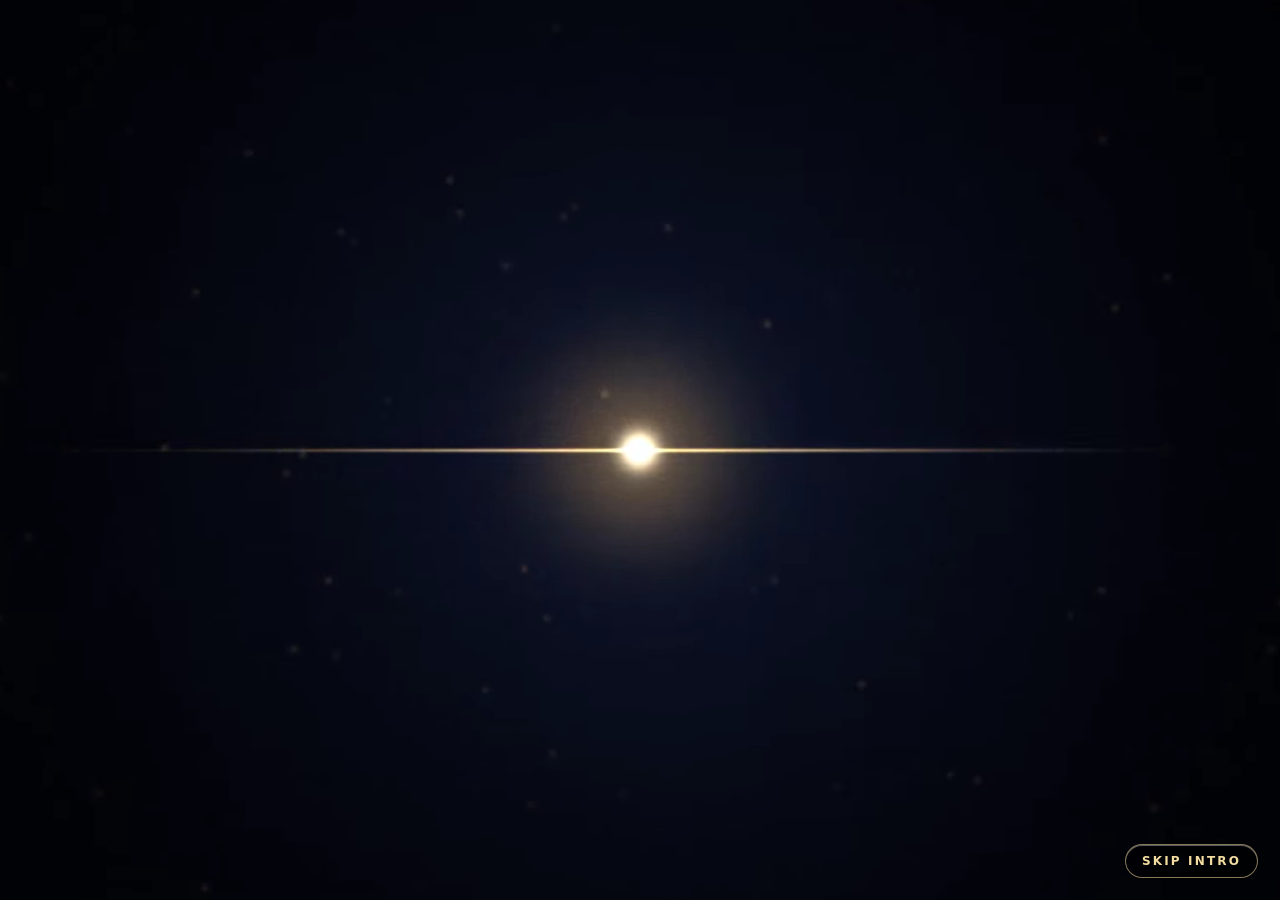
<file: ball-sort-puzzle.html>
<!DOCTYPE html>
<html lang="en">
<head>
<meta charset="UTF-8">
<meta name="viewport" content="width=device-width, initial-scale=1.0">
<script src="page-transition.js"></script>
<title>Sort & Steep — a ball sort puzzle</title>
<link rel="preconnect" href="https://fonts.googleapis.com">
<link rel="preconnect" href="https://fonts.gstatic.com" crossorigin>
<link href="https://fonts.googleapis.com/css2?family=Fraunces:opsz,wght@9..144,400;9..144,600;9..144,700&family=IBM+Plex+Mono:wght@400;500;600&display=swap" rel="stylesheet">
<style>
  :root{
    --bg-1:#1c130d;
    --bg-2:#2c1d13;
    --panel:#3a281c;
    --panel-edge: rgba(242,230,207,0.10);
    --brass:#cf9d3f;
    --brass-light:#e9c876;
    --brass-dark:#8a6423;
    --ink:#140d08;
    --parchment:#f2e6cf;
    --parchment-dim:#c9b898;
    --glass-border: rgba(242,230,207,0.24);
    --glass-fill: rgba(255,255,255,0.03);
    --shadow: rgba(0,0,0,0.55);
    --success:#6e9a5b;
    --danger:#b5504a;
  }

  *{ box-sizing:border-box; }

  html,body{
    margin:0; padding:0;
    min-height:100%;
    background:
      radial-gradient(ellipse at 20% -10%, rgba(207,157,63,0.08), transparent 55%),
      radial-gradient(ellipse at 100% 110%, rgba(207,157,63,0.06), transparent 50%),
      linear-gradient(160deg, var(--bg-2), var(--bg-1) 60%);
    color: var(--parchment);
    font-family: 'IBM Plex Mono', monospace;
  }

  .app{
    max-width: 920px;
    margin: 0 auto;
    padding: 64px 20px 48px;
    display:flex;
    flex-direction:column;
    align-items:center;
  }

  /* ---------- header ---------- */
  header{
    width:100%;
    display:flex;
    flex-wrap:wrap;
    justify-content:space-between;
    align-items:flex-end;
    gap:16px;
    border-bottom: 1px solid var(--panel-edge);
    padding-bottom:18px;
    margin-bottom: 22px;
  }

  .title-block h1{
    font-family:'Fraunces', serif;
    font-optical-sizing: auto;
    font-weight:700;
    font-size: clamp(28px, 5vw, 42px);
    margin:0 0 4px;
    letter-spacing: 0.01em;
    color: var(--parchment);
    text-shadow: 0 2px 0 rgba(0,0,0,0.3);
  }
  .title-block p{
    margin:0;
    font-size:12.5px;
    letter-spacing:0.06em;
    text-transform: uppercase;
    color: var(--parchment-dim);
  }

  .stats{
    display:flex;
    gap:18px;
    font-size:12.5px;
    letter-spacing:0.04em;
  }
  .stat{
    display:flex;
    flex-direction:column;
    align-items:center;
    min-width:64px;
    padding:6px 10px;
    background: var(--panel);
    border: 1px solid var(--panel-edge);
    border-radius:6px;
  }
  .stat span.label{ color:var(--parchment-dim); font-size:10px; text-transform:uppercase; letter-spacing:0.08em; }
  .stat span.value{ color:var(--brass-light); font-size:16px; font-weight:600; margin-top:2px; }

  /* ---------- controls ---------- */
  .controls{
    width:100%;
    display:flex;
    flex-wrap:wrap;
    gap:12px;
    align-items:center;
    justify-content:space-between;
    margin-bottom: 30px;
  }

  .difficulty-group{ display:flex; gap:8px; }
  .diff-btn{
    background: transparent;
    color: var(--parchment-dim);
    border: 1px solid var(--panel-edge);
    box-shadow:none;
    padding:8px 14px;
    border-radius:5px;
  }
  .diff-btn:hover{ filter:none; border-color: var(--brass); color: var(--parchment); }
  .diff-btn.active{
    background: linear-gradient(180deg, var(--brass-light), var(--brass) 70%, var(--brass-dark));
    color: var(--ink);
    border-color: transparent;
    box-shadow: 0 2px 0 rgba(0,0,0,0.35), inset 0 1px 0 rgba(255,255,255,0.35);
  }

  .stepper.fixed .icon-btn{ visibility:hidden; }
  .stepper.fixed .count{ color: var(--parchment-dim); }
  .stepper.fixed::after{
    content: '(fixed)';
    font-size:10px;
    color: var(--parchment-dim);
    text-transform:none;
    letter-spacing:0;
  }

  .stepper{
    display:flex;
    align-items:center;
    gap:10px;
    font-size:12px;
    color:var(--parchment-dim);
    letter-spacing:0.06em;
    text-transform:uppercase;
  }
  .stepper .count{
    color:var(--brass-light);
    font-size:16px;
    min-width: 18px;
    text-align:center;
  }

  button{
    font-family:'IBM Plex Mono', monospace;
    cursor:pointer;
    border:none;
    color: var(--ink);
    background: linear-gradient(180deg, var(--brass-light), var(--brass) 70%, var(--brass-dark));
    border-radius:5px;
    padding:9px 16px;
    font-size:12.5px;
    font-weight:600;
    letter-spacing:0.04em;
    text-transform:uppercase;
    box-shadow: 0 2px 0 rgba(0,0,0,0.35), inset 0 1px 0 rgba(255,255,255,0.35);
    transition: transform 0.08s ease, filter 0.15s ease;
  }
  button:hover{ filter:brightness(1.08); }
  button:active{ transform: translateY(1px); }
  button:disabled{ opacity:0.35; cursor:not-allowed; filter:none; }
  button:focus-visible{ outline: 2px solid var(--parchment); outline-offset:2px; }

  .icon-btn{
    background: var(--panel);
    color: var(--parchment);
    border: 1px solid var(--panel-edge);
    box-shadow:none;
    width:30px; height:30px;
    border-radius:50%;
    padding:0;
    display:flex; align-items:center; justify-content:center;
    font-size:15px;
  }
  .icon-btn:hover{ filter:none; background:#443123; }

  #siteBackBtn{
    position:fixed; top:16px; left:16px; z-index:20;
    display:flex; align-items:center; gap:6px;
    background: var(--panel);
    color: var(--parchment);
    border: 1px solid var(--panel-edge);
    box-shadow: 0 2px 8px rgba(0,0,0,0.35);
    padding:8px 14px;
    border-radius:6px;
    font-size:12px;
    font-weight:600;
    text-decoration:none;
    text-transform:uppercase;
    letter-spacing:0.04em;
  }
  #siteBackBtn:hover{ border-color: var(--brass); color: var(--brass-light); }
  #siteBackBtn svg{ width:14px; height:14px; }

  #backBtn{
    background: transparent;
    color: var(--parchment-dim);
    border: 1px solid var(--panel-edge);
    box-shadow:none;
  }
  #backBtn:hover{ filter:none; border-color: var(--brass); color: var(--parchment); }

  .action-group{ display:flex; gap:10px; flex-wrap:wrap; }

  /* ---------- board ---------- */
  .board{
    width:100%;
    display:flex;
    flex-wrap:wrap;
    justify-content:center;
    gap: 26px 22px;
    padding: 26px 18px 10px;
    background: var(--panel);
    border: 1px solid var(--panel-edge);
    border-radius:10px;
    box-shadow: inset 0 2px 14px rgba(0,0,0,0.35);
  }

  .tube-wrap{
    display:flex;
    flex-direction:column;
    align-items:center;
  }

  .tube-tag{
    font-size:10.5px;
    letter-spacing:0.08em;
    color: var(--ink);
    background: linear-gradient(180deg, var(--brass-light), var(--brass));
    border-radius:3px;
    padding:1px 7px;
    margin-bottom:5px;
    box-shadow: 0 1px 0 rgba(0,0,0,0.3);
  }

  .tube{
    --tube-w: 60px;
    --ball: 44px;
    width: var(--tube-w);
    padding: 6px;
    border: 2px solid var(--glass-border);
    border-top: 2px solid rgba(242,230,207,0.4);
    border-radius: 6px 6px 30px 30px;
    background: var(--glass-fill);
    display:flex;
    flex-direction: column-reverse;
    gap:5px;
    box-shadow: inset 0 0 12px rgba(0,0,0,0.35), inset 6px 0 10px -6px rgba(255,255,255,0.06);
    transform-origin: bottom center;
    transition: transform 0.24s cubic-bezier(.4,.2,.2,1), box-shadow 0.2s ease;
    cursor:pointer;
  }

  .tube:focus-visible{ outline: 2px solid var(--brass-light); outline-offset:3px; }

  .tube.selected{
    transform: translateY(-16px);
    box-shadow: 0 0 0 2px var(--brass-light), 0 10px 18px rgba(0,0,0,0.4);
  }
  .tube.pour-left{ transform: translateY(-16px) rotate(-26deg); }
  .tube.pour-right{ transform: translateY(-16px) rotate(26deg); }

  .tube.shake{ animation: shake 0.32s ease; }
  @keyframes shake{
    0%,100%{ transform: translateX(0); }
    25%{ transform: translateX(-5px); }
    75%{ transform: translateX(5px); }
  }

  .ball{
    width: var(--ball);
    height: var(--ball);
    border-radius:50%;
    flex-shrink:0;
    box-shadow: inset -4px -5px 8px rgba(0,0,0,0.35), inset 3px 4px 5px rgba(255,255,255,0.35), 0 2px 3px rgba(0,0,0,0.3);
  }
  .ball.drop{ animation: drop-in 0.28s ease; }
  @keyframes drop-in{
    0%{ transform: translateY(-22px) scale(0.9); opacity:0.4; }
    60%{ transform: translateY(3px) scale(1.03); opacity:1; }
    100%{ transform: translateY(0) scale(1); }
  }

  .tube-slot{
    width: var(--ball);
    height: var(--ball);
  }

  /* ---------- footer note ---------- */
  .hint{
    margin-top:22px;
    font-size:11.5px;
    color: var(--parchment-dim);
    text-align:center;
    letter-spacing:0.02em;
    max-width:520px;
  }

  /* ---------- win modal ---------- */
  .overlay{
    position:fixed; inset:0;
    background: rgba(10,6,3,0.72);
    display:flex; align-items:center; justify-content:center;
    z-index:10;
    opacity:0; pointer-events:none;
    transition: opacity 0.25s ease;
  }
  .overlay.show{ opacity:1; pointer-events:auto; }

  .modal{
    background: linear-gradient(180deg, #3a281c, #2c1d13);
    border: 1px solid var(--brass-dark);
    border-radius:10px;
    padding: 32px 34px;
    text-align:center;
    max-width:340px;
    box-shadow: 0 20px 50px rgba(0,0,0,0.6);
    transform: translateY(10px);
    transition: transform 0.25s ease;
  }
  .overlay.show .modal{ transform: translateY(0); }

  .modal h2{
    font-family:'Fraunces', serif;
    font-weight:700;
    font-size:26px;
    margin: 0 0 6px;
    color: var(--brass-light);
  }
  .modal p{ margin:0 0 10px; font-size:12.5px; color:var(--parchment-dim); }
  .stars{
    font-size:22px;
    letter-spacing:6px;
    color: var(--brass-light);
    margin-bottom:16px;
    text-shadow: 0 1px 0 rgba(0,0,0,0.4);
  }
  .stars .dim{ color: rgba(242,230,207,0.18); }

  .start-modal{ max-width: 380px; }
  .start-options{
    display:flex;
    flex-direction: column;
    gap:10px;
    margin-top: 6px;
  }
  .start-diff-btn{
    background: var(--panel-2, #2a1c12);
    color: var(--parchment);
    border: 1px solid var(--panel-edge);
    box-shadow:none;
    border-radius:7px;
    padding: 12px 16px;
    display:flex;
    flex-direction: column;
    align-items:flex-start;
    gap:2px;
    text-align:left;
  }
  .start-diff-btn:hover{
    filter:none;
    border-color: var(--brass);
    background: #35251a;
  }
  .start-diff-btn .diff-name{
    font-family:'Fraunces', serif;
    font-weight:600;
    font-size:17px;
    color: var(--brass-light);
    text-transform:none;
    letter-spacing:0;
  }
  .start-diff-btn .diff-desc{
    font-size:11px;
    color: var(--parchment-dim);
    text-transform:none;
    letter-spacing:0.02em;
  }
  .modal .modal-stats{
    display:flex; justify-content:center; gap:24px; margin-bottom:22px;
  }
  .modal .modal-stats div{ display:flex; flex-direction:column; }
  .modal .modal-stats span.label{ font-size:10px; text-transform:uppercase; letter-spacing:0.08em; color:var(--parchment-dim); }
  .modal .modal-stats span.value{ font-size:20px; color:var(--brass-light); font-weight:600; }

  @media (max-width: 520px){
    .tube{ --tube-w:46px; --ball:34px; }
    .board{ gap:20px 14px; padding:20px 12px; }
    header{ align-items:flex-start; }
  }

  @media (prefers-reduced-motion: reduce){
    *{ animation: none !important; transition: none !important; }
  }
</style>
<link rel="stylesheet" href="gear-cursor.css">
</head>
<body>

<a href="games.html" id="siteBackBtn">
  <svg viewBox="0 0 24 24" fill="none" stroke="currentColor" stroke-width="2"><path d="M19 12H5"/><path d="M12 19l-7-7 7-7"/></svg>
  Back
</a>

<div class="app">
  <header>
    <div class="title-block">
      <h1>Sort &amp; Steep</h1>
      <p>a tidy little chemistry of colors</p>
    </div>
    <div class="stats">
      <div class="stat">
        <span class="label">Moves</span>
        <span class="value" id="movesVal">0</span>
      </div>
      <div class="stat">
        <span class="label">Time</span>
        <span class="value" id="timeVal">00:00</span>
      </div>
    </div>
  </header>

  <div class="controls">
    <div class="difficulty-group" role="group" aria-label="Difficulty">
      <button class="diff-btn" data-diff="easy">Easy</button>
      <button class="diff-btn" data-diff="medium">Medium</button>
      <button class="diff-btn" data-diff="hard">Hard</button>
    </div>
    <div class="stepper">
      <span id="stepperLabel">Colors</span>
      <button class="icon-btn" id="decBtn" aria-label="Fewer colors">–</button>
      <span class="count" id="colorCount">4</span>
      <button class="icon-btn" id="incBtn" aria-label="More colors">+</button>
    </div>
    <div class="action-group">
      <button id="backBtn">Change Difficulty</button>
      <button id="undoBtn">Undo</button>
      <button id="restartBtn">Restart</button>
      <button id="newBtn">New Puzzle</button>
    </div>
  </div>

  <div class="board" id="board" role="group" aria-label="Puzzle tubes"></div>

  <p class="hint">Click a tube to lift it, then click another tube to pour matching colors into it. Sort every color into its own tube to finish.</p>
</div>

<div class="overlay show" id="startOverlay">
  <div class="modal start-modal">
    <h2>Sort &amp; Steep</h2>
    <p>Pick a difficulty to begin.</p>
    <div class="start-options">
      <button class="start-diff-btn" data-diff="easy">
        <span class="diff-name">Easy</span>
        <span class="diff-desc">4 colors · adjustable</span>
      </button>
      <button class="start-diff-btn" data-diff="medium">
        <span class="diff-name">Medium</span>
        <span class="diff-desc">6 colors · adjustable</span>
      </button>
      <button class="start-diff-btn" data-diff="hard">
        <span class="diff-name">Hard</span>
        <span class="diff-desc">9 colors · fixed</span>
      </button>
    </div>
  </div>
</div>

<div class="overlay" id="overlay">
  <div class="modal">
    <h2>Solved!</h2>
    <p>Every color found its own tube.</p>
    <div class="stars" id="stars">★★★</div>
    <div class="modal-stats">
      <div><span class="label">Moves</span><span class="value" id="finalMoves">0</span></div>
      <div><span class="label">Time</span><span class="value" id="finalTime">00:00</span></div>
      <div><span class="label">Score</span><span class="value" id="finalScore">0</span></div>
    </div>
    <p id="leaderboardNote" style="font-size:11.5px; color:var(--parchment-dim); margin:-6px 0 16px;"></p>
    <button id="playAgainBtn">Play Again</button>
  </div>
</div>

<script>
(function(){
  const PALETTE = [
    '#c1443c', '#d98a3d', '#e0c04c', '#5a8c4e', '#3f8f82',
    '#3d6b9e', '#5b5a9e', '#8a4f9e', '#c15f8a', '#8a5a3c'
  ];
  const CAPACITY = 4;
  const LETTERS = 'ABCDEFGHIJKL';
  const DIFFICULTY = {
    easy:   { min: 3, max: 5, default: 4 },
    medium: { min: 6, max: 8, default: 6 },
    hard:   { min: 9, max: 9, default: 9 } // fixed — no tube-count choice on hard
  };

  let difficulty = 'easy';
  let colorsCount = DIFFICULTY.easy.default;
  let tubes = [];
  let initialTubes = [];
  let selected = null;
  let moves = 0;
  let history = [];
  let solved = false;
  let timerSeconds = 0;
  let timerInterval = null;
  let justMoved = null; // {to, amount}
  let shakeIndex = null;

  const boardEl = document.getElementById('board');
  const movesEl = document.getElementById('movesVal');
  const timeEl = document.getElementById('timeVal');
  const colorCountEl = document.getElementById('colorCount');
  const decBtn = document.getElementById('decBtn');
  const incBtn = document.getElementById('incBtn');
  const stepperEl = document.querySelector('.stepper');
  const diffButtons = document.querySelectorAll('.diff-btn');
  const overlayEl = document.getElementById('overlay');
  const startOverlayEl = document.getElementById('startOverlay');
  const startDiffButtons = document.querySelectorAll('.start-diff-btn');
  const finalMovesEl = document.getElementById('finalMoves');
  const finalTimeEl = document.getElementById('finalTime');
  const finalScoreEl = document.getElementById('finalScore');
  const starsEl = document.getElementById('stars');

  function cloneTubes(t){ return t.map(tube => tube.slice()); }

  function formatTime(s){
    const m = Math.floor(s/60).toString().padStart(2,'0');
    const sec = (s%60).toString().padStart(2,'0');
    return m+':'+sec;
  }

  function topRun(tube){
    if (tube.length === 0) return { color: null, count: 0 };
    const color = tube[tube.length-1];
    let count = 0;
    for (let i = tube.length-1; i >= 0; i--){
      if (tube[i] === color) count++; else break;
    }
    return { color, count };
  }

  // Score rewards finishing quickly and in few moves, scaled to how hard
  // the puzzle was. Beating "par" time/moves adds to the score; going over
  // par subtracts from it — so a faster finish always scores higher than
  // a slower one at the same difficulty.
  function computeScore(colorsUsed, timeSeconds, movesTaken){
    const base = 500 + colorsUsed * 150;
    const parMoves = colorsUsed * 3;
    const parTime = colorsUsed * 8;
    const timeBonus = (parTime - timeSeconds) * 4;   // faster than par = positive
    const moveBonus = (parMoves - movesTaken) * 15;  // fewer moves than par = positive
    const raw = base + timeBonus + moveBonus;
    return Math.max(50, Math.round(raw));
  }

  function starsForScore(score, base){
    const ratio = score / base;
    if (ratio >= 0.85) return 3;
    if (ratio >= 0.55) return 2;
    return 1;
  }

  function isSolved(t){
    return t.every(tube => tube.length === 0 || (tube.length === CAPACITY && tube.every(c => c === tube[0])));
  }

  function generatePuzzle(){
    let attempt;
    do {
      const balls = [];
      for (let c = 0; c < colorsCount; c++){
        for (let i = 0; i < CAPACITY; i++) balls.push(PALETTE[c]);
      }
      for (let i = balls.length - 1; i > 0; i--){
        const j = Math.floor(Math.random() * (i+1));
        [balls[i], balls[j]] = [balls[j], balls[i]];
      }
      const total = colorsCount + 2;
      attempt = Array.from({length: total}, () => []);
      let idx = 0;
      for (let t = 0; t < colorsCount; t++){
        for (let i = 0; i < CAPACITY; i++) attempt[t].push(balls[idx++]);
      }
    } while (isSolved(attempt));
    return attempt;
  }

  function canMove(from, to){
    if (from === to) return false;
    const src = tubes[from], dst = tubes[to];
    if (src.length === 0) return false;
    if (dst.length >= CAPACITY) return false;
    const run = topRun(src);
    if (dst.length === 0) return true;
    return dst[dst.length-1] === run.color;
  }

  function moveAmount(from, to){
    const run = topRun(tubes[from]);
    const space = CAPACITY - tubes[to].length;
    return Math.min(run.count, space);
  }

  function saveHistory(){
    history.push({ tubes: cloneTubes(tubes), moves });
    if (history.length > 200) history.shift();
  }

  function startTimer(){
    stopTimer();
    timerSeconds = 0;
    timeEl.textContent = formatTime(0);
    timerInterval = setInterval(() => {
      timerSeconds++;
      timeEl.textContent = formatTime(timerSeconds);
    }, 1000);
  }
  function stopTimer(){
    if (timerInterval) clearInterval(timerInterval);
    timerInterval = null;
  }

  function newPuzzle(){
    tubes = generatePuzzle();
    initialTubes = cloneTubes(tubes);
    moves = 0;
    history = [];
    selected = null;
    solved = false;
    justMoved = null;
    overlayEl.classList.remove('show');
    startTimer();
    render();
  }

  function restart(){
    tubes = cloneTubes(initialTubes);
    moves = 0;
    history = [];
    selected = null;
    solved = false;
    justMoved = null;
    overlayEl.classList.remove('show');
    startTimer();
    render();
  }

  function undo(){
    if (history.length === 0 || solved) return;
    const prev = history.pop();
    tubes = prev.tubes;
    moves = prev.moves;
    selected = null;
    justMoved = null;
    render();
  }

  function performMove(from, to){
    saveHistory();
    const amount = moveAmount(from, to);
    const color = topRun(tubes[from]).color;
    const dir = to > from ? 'pour-right' : 'pour-left';

    const tubeEls = boardEl.querySelectorAll('.tube');
    const srcEl = tubeEls[from];
    if (srcEl) srcEl.classList.add(dir);

    selected = null;

    setTimeout(() => {
      for (let i = 0; i < amount; i++){
        tubes[from].pop();
        tubes[to].push(color);
      }
      moves++;
      justMoved = { to, amount };
      render();
      if (isSolved(tubes)){
        solved = true;
        stopTimer();
        showWin();
      }
    }, 220);
  }

  function showWin(){
    const base = 500 + colorsCount * 150;
    const score = computeScore(colorsCount, timerSeconds, moves);
    const earnedStars = starsForScore(score, base);

    finalMovesEl.textContent = moves;
    finalTimeEl.textContent = formatTime(timerSeconds);
    finalScoreEl.textContent = score;
    starsEl.innerHTML = '★'.repeat(earnedStars) + '<span class="dim">' + '★'.repeat(3 - earnedStars) + '</span>';
    overlayEl.classList.add('show');
    syncScoreToLeaderboard(score);
    const noteEl = document.getElementById('leaderboardNote');
    const loggedIn = (function(){
      try { return !!JSON.parse(localStorage.getItem('rotaract_games_current') || 'null'); }
      catch(e){ return false; }
    })();
    if(loggedIn){
      const rank = getMyLeaderboardRank();
      noteEl.textContent = rank ? ("You're #" + rank + " on the club leaderboard") : '';
    } else {
      noteEl.textContent = 'Log in on the Games page to save this to the club leaderboard!';
    }
  }

  // ============================================================
  // SHARED CLUB LEADERBOARD SYNC
  // Reads the same "who's logged in" info that games.html sets when a
  // member signs up / logs in (localStorage key: rotaract_games_current),
  // then updates that member's best Sort & Steep score in a shared
  // localStorage key (rotaract_games_scores) that games.html reads to
  // build its Leaderboard. If nobody is logged in, the win still shows
  // normally, it just won't appear on the club leaderboard.
  // ============================================================
  function syncScoreToLeaderboard(latestScore){
    try {
      const current = JSON.parse(localStorage.getItem('rotaract_games_current') || 'null');
      if(!current || !current.email) return; // no logged-in member — nothing to sync

      const scores = JSON.parse(localStorage.getItem('rotaract_games_scores') || '{}');
      const key = current.email;
      if(!scores[key]) scores[key] = { name: current.name, games: {} };
      scores[key].name = current.name; // keep name fresh in case it changed
      const prevBest = scores[key].games['ball-sort'] || 0;
      scores[key].games['ball-sort'] = Math.max(prevBest, latestScore);
      localStorage.setItem('rotaract_games_scores', JSON.stringify(scores));
    } catch(e){
      // localStorage unavailable or blocked — fail silently, game still works
    }
  }

  // Works out the logged-in player's current rank (1 = top) across the
  // whole shared club leaderboard, right here on the win screen.
  function getMyLeaderboardRank(){
    try {
      const current = JSON.parse(localStorage.getItem('rotaract_games_current') || 'null');
      if(!current || !current.email) return null;
      const scores = JSON.parse(localStorage.getItem('rotaract_games_scores') || '{}');
      const ranked = Object.entries(scores)
        .map(([email, entry]) => ({
          email,
          points: Object.values(entry.games || {}).reduce((sum, v) => sum + v, 0)
        }))
        .filter(p => p.points > 0)
        .sort((a, b) => b.points - a.points);
      const idx = ranked.findIndex(p => p.email === current.email);
      return idx === -1 ? null : idx + 1;
    } catch(e){ return null; }
  }

  function handleTubeClick(idx){
    if (solved) return;
    if (selected === null){
      if (tubes[idx].length > 0){ selected = idx; render(); }
      return;
    }
    if (selected === idx){ selected = null; render(); return; }
    if (canMove(selected, idx)){
      performMove(selected, idx);
    } else {
      shakeIndex = idx;
      selected = tubes[idx].length > 0 ? idx : null;
      render();
      setTimeout(() => { shakeIndex = null; }, 320);
    }
  }

  function render(){
    boardEl.innerHTML = '';
    tubes.forEach((tube, idx) => {
      const wrap = document.createElement('div');
      wrap.className = 'tube-wrap';

      const tag = document.createElement('div');
      tag.className = 'tube-tag';
      tag.textContent = LETTERS[idx] || (idx+1);
      wrap.appendChild(tag);

      const tubeEl = document.createElement('div');
      tubeEl.className = 'tube';
      tubeEl.setAttribute('role','button');
      tubeEl.setAttribute('tabindex','0');
      tubeEl.setAttribute('aria-label', 'Tube ' + (LETTERS[idx]||idx+1) + ', ' + tube.length + ' of ' + CAPACITY + ' filled');
      if (idx === selected) tubeEl.classList.add('selected');
      if (idx === shakeIndex) tubeEl.classList.add('shake');

      const emptySlots = CAPACITY - tube.length;
      for (let i = 0; i < emptySlots; i++){
        const slot = document.createElement('div');
        slot.className = 'tube-slot';
        tubeEl.appendChild(slot);
      }
      tube.forEach((color, ballIdx) => {
        const ball = document.createElement('div');
        ball.className = 'ball';
        ball.style.background =
          'radial-gradient(circle at 32% 28%, ' + lighten(color) + ', ' + color + ' 60%, ' + darken(color) + ')';
        if (justMoved && justMoved.to === idx && ballIdx >= tube.length - justMoved.amount){
          ball.classList.add('drop');
        }
        tubeEl.appendChild(ball);
      });

      tubeEl.addEventListener('click', () => handleTubeClick(idx));
      tubeEl.addEventListener('keydown', (e) => {
        if (e.key === 'Enter' || e.key === ' '){ e.preventDefault(); handleTubeClick(idx); }
      });

      wrap.appendChild(tubeEl);
      boardEl.appendChild(wrap);
    });

    justMoved = null;
    movesEl.textContent = moves;
    document.getElementById('undoBtn').disabled = history.length === 0 || solved;
  }

  function lighten(hex){ return shade(hex, 0.35); }
  function darken(hex){ return shade(hex, -0.35); }
  function shade(hex, amt){
    const num = parseInt(hex.slice(1), 16);
    let r = (num >> 16) + Math.round(255*amt);
    let g = ((num >> 8) & 0x00FF) + Math.round(255*amt);
    let b = (num & 0x0000FF) + Math.round(255*amt);
    r = Math.max(0, Math.min(255, r));
    g = Math.max(0, Math.min(255, g));
    b = Math.max(0, Math.min(255, b));
    return '#' + (0x1000000 + r*0x10000 + g*0x100 + b).toString(16).slice(1);
  }

  function updateStepperUI(){
    const cfg = DIFFICULTY[difficulty];
    const isFixed = cfg.min === cfg.max;
    stepperEl.classList.toggle('fixed', isFixed);
    decBtn.disabled = isFixed || colorsCount <= cfg.min;
    incBtn.disabled = isFixed || colorsCount >= cfg.max;
  }

  function updateDifficultyUI(){
    diffButtons.forEach(btn => {
      btn.classList.toggle('active', btn.dataset.diff === difficulty);
    });
  }

  function setDifficulty(d){
    difficulty = d;
    colorsCount = DIFFICULTY[d].default;
    colorCountEl.textContent = colorsCount;
    updateDifficultyUI();
    updateStepperUI();
    newPuzzle();
  }

  diffButtons.forEach(btn => {
    btn.addEventListener('click', () => setDifficulty(btn.dataset.diff));
  });

  decBtn.addEventListener('click', () => {
    const cfg = DIFFICULTY[difficulty];
    if (colorsCount > cfg.min){ colorsCount--; colorCountEl.textContent = colorsCount; updateStepperUI(); newPuzzle(); }
  });
  incBtn.addEventListener('click', () => {
    const cfg = DIFFICULTY[difficulty];
    if (colorsCount < cfg.max){ colorsCount++; colorCountEl.textContent = colorsCount; updateStepperUI(); newPuzzle(); }
  });
  document.getElementById('backBtn').addEventListener('click', goBack);
  document.getElementById('undoBtn').addEventListener('click', undo);
  document.getElementById('restartBtn').addEventListener('click', restart);
  document.getElementById('newBtn').addEventListener('click', newPuzzle);
  document.getElementById('playAgainBtn').addEventListener('click', newPuzzle);

  function goBack(){
    stopTimer();
    selected = null;
    startOverlayEl.classList.add('show');
  }

  startDiffButtons.forEach(btn => {
    btn.addEventListener('click', () => {
      startOverlayEl.classList.remove('show');
      setDifficulty(btn.dataset.diff);
    });
  });

  updateDifficultyUI();
  updateStepperUI();
})();
</script>

<script src="gear-cursor.js" defer></script>
</body>
</html>
</file>
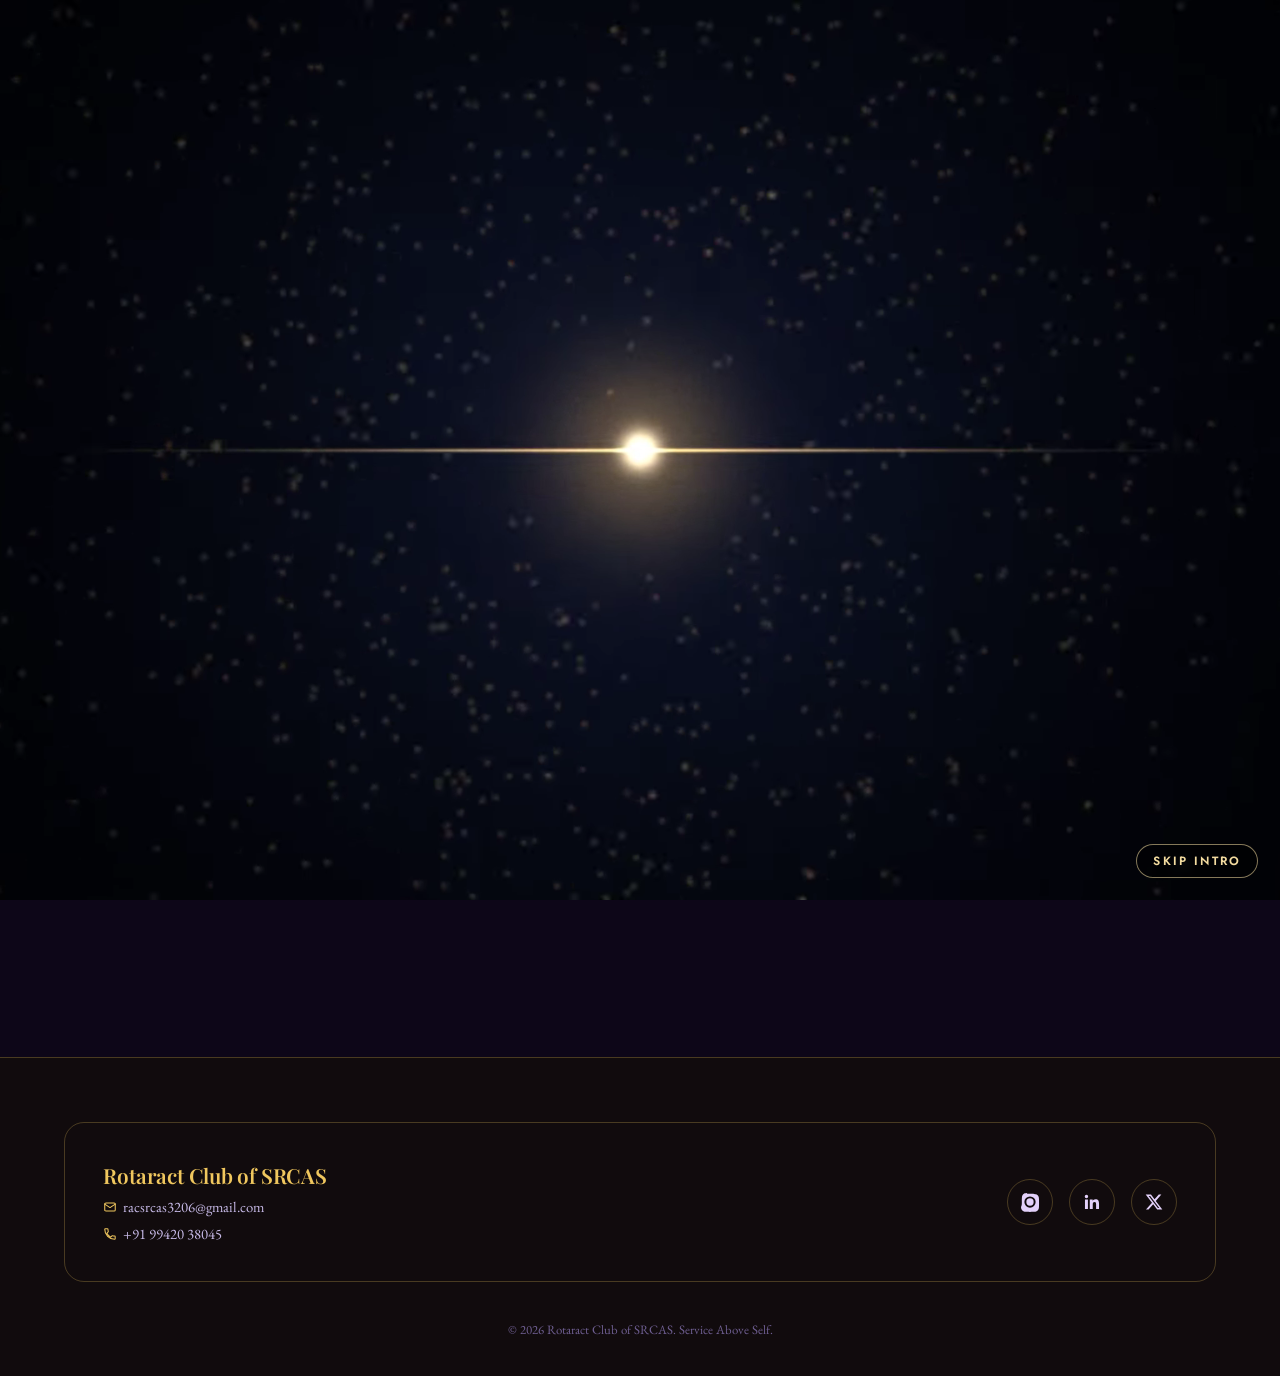
<file: games.html>
<!DOCTYPE html>
<html lang="en">
<head>
<meta charset="UTF-8">
<meta name="viewport" content="width=device-width, initial-scale=1.0">
<script src="page-transition.js"></script>
<title>Games — Rotaract Club of Coimbatore</title>
<link rel="preconnect" href="https://fonts.googleapis.com">
<link href="https://fonts.googleapis.com/css2?family=Playfair+Display:ital,wght@0,500;0,600;0,700;0,800;1,500;1,600&family=EB+Garamond:ital,wght@0,400;0,500;0,600;0,700;1,400;1,500&family=Jost:wght@400;500;600;700&display=swap" rel="stylesheet">
<style>
  :root{
    --black: #0d0618; --ink: #1c0f2e; --violet-deep: #2f1b4d; --violet-mid: #5b3a8f;
    --violet-accent: #c9a227; --violet-bright: #f0c75e; --lilac: #e3d1fa; --paper: #f7f1e3;
    --gear-line: rgba(240,199,94,0.25);
  }
  *{margin:0;padding:0;box-sizing:border-box;}
  html{scroll-behavior:smooth;}
  body{ background:var(--black); color:var(--paper); font-family:'EB Garamond', serif; overflow-x:hidden; }
  h1,h2,h3{ font-family:'Playfair Display', serif; font-weight:600; letter-spacing:-0.01em; }
  .eyebrow{ font-family:'Jost', sans-serif; text-transform:uppercase; letter-spacing:0.28em; font-size:0.72rem; color:var(--violet-bright); }
  a{color:inherit; text-decoration:none;}
  img{max-width:100%; display:block;}
  button{font-family:'Jost', sans-serif; cursor:pointer; border:none;}
  body::before{
    content:""; position:fixed; inset:0;
    background: radial-gradient(circle at 15% 20%, rgba(201,162,39,0.16), transparent 40%),
                radial-gradient(circle at 85% 75%, rgba(201,162,39,0.12), transparent 45%),
                linear-gradient(180deg, #0d0618 0%, #1c0f2e 100%);
    z-index:-2;
  }
  nav{ position:sticky; top:0; z-index:50; display:flex; align-items:center; justify-content:space-between;
       padding:1.1rem 5%; background:rgba(13,6,24,0.72); backdrop-filter: blur(20px); border-bottom:1px solid var(--gear-line); }
  .brand{display:flex; align-items:center; gap:0.6rem; cursor:pointer;}
  .brand .gear{width:34px; height:34px; animation: spin 12s linear infinite;}
  .brand .logo-img{height:48px; width:auto; display:block; border-radius:4px;}
  .brand .brand-text{font-family:'Jost',sans-serif; font-weight:700; font-size:0.95rem; letter-spacing:0.02em; color:var(--paper); line-height:1.15;}
  @media (max-width:640px){ .brand .brand-text{font-size:0.78rem;} }
  nav ul{list-style:none; display:flex; gap:1.4rem; font-size:0.85rem; font-family:'Jost', sans-serif;}
  nav ul a:hover{color:var(--violet-bright);}
  @keyframes spin{ to{ transform: rotate(360deg);} }
  .nav-toggle{ display:none; background:none; border:none; cursor:pointer; padding:0.4rem; flex-direction:column; gap:5px; }
  .nav-toggle span{ display:block; width:24px; height:2px; background:var(--paper); border-radius:2px; }

  .page-header{ padding: 4rem 5% 1rem; text-align:center; position:relative; }
  .page-header h1{ font-size:clamp(2.2rem,5vw,3.4rem); }
  .page-header p{ color:#c6b9e6; margin-top:0.8rem; max-width:560px; margin-left:auto; margin-right:auto; }
  .back-home-btn{
    position:fixed; top:16px; left:16px; z-index:60;
    display:inline-flex; align-items:center; gap:6px;
    border:1px solid var(--gear-line); border-radius:999px; padding:0.6rem 1.1rem;
    font-family:'Jost'; font-size:0.82rem; font-weight:600; color:var(--violet-bright);
    background:rgba(13,6,24,0.7); backdrop-filter:blur(12px); -webkit-backdrop-filter:blur(12px);
    transition: background 0.2s ease, border-color 0.2s ease;
  }
  .back-home-btn:hover{ background:rgba(201,162,39,0.18); border-color:var(--violet-bright); }
  .back-home-btn svg{ width:14px; height:14px; }

  section{ padding: 2.5rem 5% 6rem; }

  .btn{ display:inline-flex; align-items:center; justify-content:center; gap:0.5rem; padding:0.9rem 1.7rem; border-radius:999px;
        font-size:0.85rem; font-weight:600; letter-spacing:0.02em; transition: transform 0.25s ease; }
  .btn-solid{background:linear-gradient(135deg, var(--violet-accent), var(--violet-mid)); color:#0d0618;}
  .btn-solid:hover{transform:translateY(-2px);}
  .btn-outline{border:1px solid var(--violet-bright); color:var(--violet-bright); background:transparent;}
  .btn-outline:hover{background:rgba(201,162,39,0.14); transform:translateY(-2px);}

  /* ===== AUTH GATE (shown until signed up / logged in) ===== */
  .auth-wrap{ max-width:440px; margin:0 auto; }
  .auth-tabs{ display:flex; gap:0.6rem; margin-bottom:1.6rem; justify-content:center; }
  .auth-tab{ padding:0.6rem 1.4rem; border-radius:999px; border:1px solid var(--gear-line);
             background:transparent; color:#c6b9e6; font-size:0.85rem; font-family:'Jost'; font-weight:600; }
  .auth-tab.active{ background:linear-gradient(135deg, var(--violet-accent), var(--violet-mid)); color:#0d0618; border-color:transparent; }
  .auth-card{
    border:1px solid var(--gear-line); border-radius:22px; padding:2.2rem;
    background: rgba(47,27,77,0.35); backdrop-filter:blur(18px); -webkit-backdrop-filter:blur(18px);
  }
  .field{margin-bottom:1.1rem;}
  .field label{display:block; font-size:0.78rem; font-family:'Jost'; color:#a993d6; margin-bottom:0.4rem; letter-spacing:0.03em;}
  .field input{
    width:100%; padding:0.8rem 1rem; border-radius:10px;
    background:var(--black); border:1px solid var(--gear-line); color:var(--paper);
    font-family:'EB Garamond'; font-size:1rem;
  }
  .auth-error{ color:#f0a45e; font-size:0.82rem; margin-top:-0.4rem; margin-bottom:1rem; display:none; }
  .auth-error.show{ display:block; }
  .auth-note{ font-size:0.78rem; color:#8b7bab; margin-top:1rem; text-align:center; }

  /* ===== GAMES HUB (shown after login) ===== */
  .games-hub{ display:none; }
  .games-hub.show{ display:block; }
  .welcome-row{ display:flex; justify-content:space-between; align-items:center; flex-wrap:wrap; gap:1rem; margin-bottom:2.4rem; }
  .welcome-row h2{ font-size:1.7rem; }
  .logout-link{ font-family:'Jost'; font-size:0.82rem; color:var(--violet-bright); border:1px solid var(--gear-line); padding:0.55rem 1.1rem; border-radius:999px; }
  .logout-link:hover{ background:rgba(201,162,39,0.14); }

  .games-grid{ display:grid; grid-template-columns:repeat(auto-fit,minmax(260px,1fr)); gap:1.6rem; }

  /* ===== LEADERBOARD ===== */
  .leaderboard-section{ margin-top:4rem; }
  .leaderboard-section .section-head{ margin-bottom:2rem; }
  .leaderboard-section .section-head h2{ font-size:1.7rem; }
  .leaderboard-section .section-head p{ color:#c6b9e6; margin-top:0.5rem; font-size:0.92rem; }

  .podium{ display:flex; align-items:flex-end; justify-content:center; gap:1rem; margin-bottom:2.6rem; }
  .podium-spot{ width:150px; text-align:center; }
  .podium-avatar{
    width:64px; height:64px; border-radius:50%; margin:0 auto 0.7rem;
    display:flex; align-items:center; justify-content:center;
    font-family:'Playfair Display'; font-size:1.4rem; font-weight:700; color:#0d0618;
    background:linear-gradient(135deg, var(--violet-bright), var(--violet-accent));
    border:2px solid var(--gear-line);
  }
  .podium-name{ font-family:'Jost'; font-size:0.9rem; color:var(--paper); }
  .podium-points{ font-family:'Jost'; font-size:0.78rem; color:var(--violet-bright); margin-top:0.2rem; }
  .podium-bar{
    margin-top:0.9rem; border-radius:12px 12px 0 0; border:1px solid var(--gear-line); border-bottom:none;
    background: rgba(47,27,77,0.4); backdrop-filter:blur(14px); -webkit-backdrop-filter:blur(14px);
    display:flex; align-items:flex-start; justify-content:center; padding-top:0.6rem;
    font-family:'Playfair Display'; font-weight:700; color:var(--violet-bright);
  }
  .podium-spot.first .podium-bar{ height:120px; font-size:2rem; }
  .podium-spot.first .podium-avatar{ width:78px; height:78px; font-size:1.7rem; box-shadow:0 0 0 3px rgba(240,199,94,0.35); }
  .podium-spot.second .podium-bar{ height:90px; font-size:1.6rem; }
  .podium-spot.third .podium-bar{ height:68px; font-size:1.6rem; }
  .podium-crown{ font-size:1.3rem; display:block; margin-bottom:0.3rem; }

  .leaderboard-list{
    border:1px solid var(--gear-line); border-radius:18px; overflow:hidden;
    background: rgba(47,27,77,0.28); backdrop-filter:blur(16px); -webkit-backdrop-filter:blur(16px);
  }
  .lb-row{ display:flex; align-items:center; gap:1rem; padding:0.9rem 1.3rem; border-bottom:1px solid var(--gear-line); }
  .lb-row:last-child{ border-bottom:none; }
  .lb-row.top3{ background:rgba(240,199,94,0.06); }
  .lb-rank{ font-family:'Playfair Display'; font-weight:700; font-size:1.1rem; color:var(--violet-bright); width:28px; flex:none; }
  .lb-avatar{
    width:36px; height:36px; border-radius:50%; flex:none;
    background:linear-gradient(135deg, var(--violet-mid), var(--violet-deep));
    display:flex; align-items:center; justify-content:center;
    font-family:'Jost'; font-size:0.82rem; font-weight:600; color:var(--paper);
  }
  .lb-name{ font-family:'Jost'; font-size:0.92rem; flex:1; }
  .lb-points{ font-family:'Jost'; font-size:0.88rem; color:var(--violet-bright); font-weight:600; }
  .lb-row.is-you{ background:rgba(240,199,94,0.14); }
  .you-tag{
    display:inline-block; font-family:'Jost'; font-size:0.66rem; font-weight:700;
    letter-spacing:0.05em; text-transform:uppercase; color:#0d0618;
    background:var(--violet-bright); border-radius:999px; padding:0.15rem 0.5rem; margin-left:0.5rem;
  }
  .lb-empty{
    padding:2.4rem 1.5rem; text-align:center; color:#c6b9e6; font-size:0.95rem;
    border:1px dashed var(--gear-line); border-radius:18px;
  }
  .your-rank-wrap{ margin-top:1rem; }
  .your-rank-wrap .your-rank-row{
    border:1px solid var(--gear-line); border-radius:14px;
    background: rgba(47,27,77,0.28); backdrop-filter:blur(14px); -webkit-backdrop-filter:blur(14px);
  }
  .game-card{
    border:1px solid var(--gear-line); border-radius:20px; overflow:hidden;
    background: rgba(47,27,77,0.32); backdrop-filter:blur(16px); -webkit-backdrop-filter:blur(16px);
    display:flex; flex-direction:column;
  }
  .game-thumb{ aspect-ratio:16/10; background:linear-gradient(135deg, var(--violet-mid), var(--violet-deep));
               display:flex; align-items:center; justify-content:center; font-family:'Playfair Display'; font-size:1.1rem; color:var(--violet-bright); }
  .game-body{ padding:1.4rem; flex:1; display:flex; flex-direction:column; }
  .game-body h3{ font-size:1.2rem; }
  .game-body p{ color:#c6b9e6; font-size:0.9rem; margin:0.6rem 0 1.2rem; flex:1; }
  .my-score{ font-family:'Jost'; font-size:0.82rem; color:var(--violet-bright); margin-bottom:1rem; }
  .my-score b{ font-family:'Playfair Display'; font-size:1rem; }
  .my-score.muted{ color:#8b7bab; font-style:italic; }

  footer{ padding: 4rem 5% 2.4rem; border-top:1px solid var(--gear-line); background: rgba(23,17,6,0.55); backdrop-filter:blur(20px); -webkit-backdrop-filter:blur(20px); }
  .footer-box{ border:1px solid var(--gear-line); border-radius:20px; padding:2.4rem;
               display:grid; grid-template-columns:1.2fr 1fr; gap:2rem; align-items:center; margin-bottom:2.4rem; }
  .footer-box h3{ color:var(--violet-bright); font-size:1.3rem; }
  .footer-box .contact-line{ margin-top:0.5rem; color:#c6b9e6; font-size:0.92rem; }
  .social-icons{ display:flex; gap:1rem; justify-content:flex-end; }
  .social-icons a{ width:46px; height:46px; border-radius:50%; border:1px solid var(--gear-line);
                    display:flex; align-items:center; justify-content:center;
                    transition: transform 0.25s ease, background 0.25s ease, border-color 0.25s ease; }
  .social-icons a:hover{ transform:translateY(-3px); background:rgba(201,162,39,0.15); border-color:var(--violet-bright); }
  .social-icons svg{ width:20px; height:20px; fill:var(--lilac); }
  .foot-bottom{ text-align:center; color:#6f5f92; font-size:0.8rem; }

  .modal-overlay{ position:fixed; inset:0; background:rgba(13,6,24,0.82); backdrop-filter:blur(4px);
                  display:none; align-items:center; justify-content:center; z-index:200; padding:2rem; }
  .modal-overlay.active{ display:flex; }
  .modal-box{ background:linear-gradient(160deg, var(--violet-deep), var(--ink)); border:1px solid var(--gear-line);
              border-radius:22px; max-width:460px; width:100%; padding:2.2rem; position:relative; backdrop-filter:blur(22px); -webkit-backdrop-filter:blur(22px); }
  .modal-close{ position:absolute; top:1.1rem; right:1.1rem; width:34px; height:34px; border-radius:50%;
                background:rgba(201,162,39,0.15); color:var(--violet-bright); display:flex; align-items:center;
                justify-content:center; font-size:1.1rem; cursor:pointer; }
  .modal-box h3{ font-size:1.3rem; }
  .modal-box .meta{ color:var(--violet-bright); font-size:0.85rem; font-family:'Jost'; margin:0.3rem 0 1rem; }
  .modal-box p{ color:#c6b9e6; line-height:1.7; font-size:0.95rem; }

  @media (max-width: 860px){
    .nav-toggle{ display:flex; }
    nav ul{
      display:none; position:absolute; top:100%; left:0; right:0;
      flex-direction:column; gap:0; background:rgba(13,6,24,0.97);
      border-bottom:1px solid var(--gear-line); padding:0.5rem 0;
    }
    nav ul.open{ display:flex; }
    nav ul li{ padding:0.9rem 5%; border-top:1px solid var(--gear-line); }
    nav ul li:first-child{ border-top:none; }
    .footer-box{ grid-template-columns:1fr; }
    .social-icons{ justify-content:flex-start; }
  }
</style>
<link rel="stylesheet" href="gear-cursor.css">
</head>
<body>

<nav>
  <div class="brand" onclick="window.location.href='index.html'" title="Go to Home" style="cursor:pointer;">
    <img class="logo-img" src="assets/srcas-logo.png" alt="Rotaract Club of Sri Ramakrishna College of Arts and Science">
    <span class="brand-text">Rotaract Club of SRCAS</span>
  </div>
  <button class="nav-toggle" onclick="toggleNav()" aria-label="Menu">
    <span></span><span></span><span></span>
  </button>
  <ul id="nav-links">
    <li><a href="index.html">Home</a></li>
    <li><a href="about.html">About Us</a></li>
    <li><a href="team.html">Team</a></li>
    <li><a href="events.html">Events</a></li>
    <li><a href="courses.html">Courses</a></li>
    <li><a href="games.html">Games</a></li>
    <li><a href="donate.html">Donate</a></li>
    <li><a href="join.html">Join</a></li>
  </ul>
</nav>

<div class="page-header">
  <a href="index.html" class="back-home-btn">
    <svg viewBox="0 0 24 24" fill="none" stroke="currentColor" stroke-width="2"><path d="M19 12H5"/><path d="M12 19l-7-7 7-7"/></svg>
    Back to Home
  </a>
  <span class="eyebrow">Play a little, learn a little</span>
  <h1>Club Games</h1>
  <p>Sign up or log in to unlock our club games.</p>
</div>

<!-- ================================================================
     SIGN UP / LOG IN GATE
     👉 NOTE: this is a simple, client-side-only demo login using the
        browser's localStorage — it is NOT secure and is not connected
        to any real server or database. It's meant to gate the games
        behind a friendly "create an account" step for club members,
        not to protect sensitive data. Don't use it for anything that
        needs real security.
================================================================= -->
<section id="auth-section">
  <div class="auth-wrap">
    <div class="auth-tabs">
      <button class="auth-tab active" id="tab-signup-btn" onclick="switchAuthTab('signup')">Sign Up</button>
      <button class="auth-tab" id="tab-login-btn" onclick="switchAuthTab('login')">Log In</button>
    </div>

    <!-- SIGN UP FORM -->
    <div class="auth-card" id="signup-card">
      <form onsubmit="return handleSignup(event)">
        <div class="field">
          <label>Full Name</label>
          <input type="text" id="signup-name" required placeholder="e.g. Ananya Raj">
        </div>
        <div class="field">
          <label>Email ID</label>
          <input type="email" id="signup-email" required placeholder="you@email.com">
        </div>
        <div class="field">
          <label>Password</label>
          <input type="password" id="signup-password" required placeholder="Choose a password" minlength="4">
        </div>
        <div class="auth-error" id="signup-error"></div>
        <button type="submit" class="btn btn-solid" style="width:100%;">Create Account &amp; Play</button>
      </form>
      <p class="auth-note">Already have an account? <a href="#" onclick="switchAuthTab('login'); return false;" style="color:var(--violet-bright); text-decoration:underline;">Log in instead</a></p>
    </div>

    <!-- LOG IN FORM -->
    <div class="auth-card" id="login-card" style="display:none;">
      <form onsubmit="return handleLogin(event)">
        <div class="field">
          <label>Email ID</label>
          <input type="email" id="login-email" required placeholder="you@email.com">
        </div>
        <div class="field">
          <label>Password</label>
          <input type="password" id="login-password" required placeholder="Your password">
        </div>
        <div class="auth-error" id="login-error"></div>
        <button type="submit" class="btn btn-solid" style="width:100%;">Log In &amp; Play</button>
      </form>
      <p class="auth-note">New here? <a href="#" onclick="switchAuthTab('signup'); return false;" style="color:var(--violet-bright); text-decoration:underline;">Create an account</a></p>
    </div>
  </div>
</section>

<!-- ================================================================
     GAMES HUB (only visible once signed up / logged in)
     👉 CONTENT: this currently holds 2 live games — Arrow Puzzle and
        Sort & Steep. Search for "const games = [ ... ]" in the
        <script> below to rename, change descriptions, add a 3rd
        game, or point a "Play" button at a new game file.
================================================================= -->
<section id="games-section">
  <div class="games-hub" id="games-hub">
    <div class="welcome-row">
      <h2>Welcome back, <span id="welcome-name">member</span></h2>
      <a href="#" class="logout-link" onclick="handleLogout(); return false;">Log Out</a>
    </div>
    <div class="games-grid" id="games-grid"></div>

    <!-- ================================================================
         LEADERBOARD — real data only, no placeholders.
         Built from actual scores saved in the browser by any game
         (currently Arrow Puzzle and Sort & Steep) — search the <script> for
         "getLiveScores" to see how. It's empty until someone plays.
         Top 3 render as a podium (tallest = 1st place), the full top
         10 is listed below it, and if the logged-in member isn't in
         that top 10, their own rank is shown just underneath.
    ================================================================= -->
    <div class="leaderboard-section">
      <div class="section-head">
        <span class="eyebrow">Top players</span>
        <h2>Leaderboard</h2>
        <p>Climb the ranks by playing the games above.</p>
      </div>
      <div class="podium" id="podium"></div>
      <div class="leaderboard-list" id="leaderboard-list"></div>
      <div class="your-rank-wrap" id="your-rank"></div>
    </div>
  </div>
</section>

<footer>
  <div class="footer-box">
    <div>
      <h3>Rotaract Club of SRCAS</h3>
      <div class="contact-line"><svg style="width:14px;height:14px;vertical-align:-2px;margin-right:6px;color:var(--violet-bright)" viewBox="0 0 24 24" fill="none" stroke="currentColor" stroke-width="1.8" stroke-linecap="round" stroke-linejoin="round"><rect x="3" y="5" width="18" height="14" rx="2"/><path d="M3 7l9 6 9-6"/></svg><a href="mailto:racsrcas3206@gmail.com" style="color:inherit;text-decoration:none;">racsrcas3206@gmail.com</a></div>
      <div class="contact-line"><svg style="width:14px;height:14px;vertical-align:-2px;margin-right:6px;color:var(--violet-bright)" viewBox="0 0 24 24" fill="none" stroke="currentColor" stroke-width="1.8" stroke-linecap="round" stroke-linejoin="round"><path d="M6.6 10.8a15.9 15.9 0 006.6 6.6l2.2-2.2a1 1 0 011-.25 11 11 0 003.5.56 1 1 0 011 1V20a1 1 0 01-1 1A17 17 0 013 4a1 1 0 011-1h3.5a1 1 0 011 1 11 11 0 00.56 3.5 1 1 0 01-.25 1z"/></svg><a href="tel:+919942038045" style="color:inherit;text-decoration:none;">+91 99420 38045</a></div>
    </div>
    <div class="social-icons">
      <a href="https://www.instagram.com/rotaractsrcas/" target="_blank" rel="noopener" aria-label="Instagram">
        <svg viewBox="0 0 24 24"><path d="M12 2.2c3.2 0 3.6 0 4.9.07 1.2.06 2 .25 2.5.42a5 5 0 011.8 1.16 5 5 0 011.16 1.8c.17.5.36 1.3.42 2.5.06 1.3.07 1.7.07 4.9s0 3.6-.07 4.9c-.06 1.2-.25 2-.42 2.5a5 5 0 01-1.16 1.8 5 5 0 01-1.8 1.16c-.5.17-1.3.36-2.5.42-1.3.06-1.7.07-4.9.07s-3.6 0-4.9-.07c-1.2-.06-2-.25-2.5-.42a5 5 0 01-1.8-1.16 5 5 0 01-1.16-1.8c-.17-.5-.36-1.3-.42-2.5C2.2 15.6 2.2 15.2 2.2 12s0-3.6.07-4.9c.06-1.2.25-2 .42-2.5a5 5 0 011.16-1.8 5 5 0 011.8-1.16c.5-.17 1.3-.36 2.5-.42C8.4 2.2 8.8 2.2 12 2.2zm0 3.05a6.75 6.75 0 100 13.5 6.75 6.75 0 000-13.5zm0 11.13a4.38 4.38 0 110-8.76 4.38 4.38 0 010 8.76zm7-11.4a1.58 1.58 0 11-3.15 0 1.58 1.58 0 013.15 0z"/></svg>
      </a>
      <a href="https://linkedin.com/" target="_blank" rel="noopener" aria-label="LinkedIn">
        <svg viewBox="0 0 24 24"><path d="M20.45 20.45h-3.55v-5.57c0-1.33-.02-3.03-1.85-3.03-1.86 0-2.15 1.45-2.15 2.94v5.66H9.35V9h3.41v1.56h.05c.47-.9 1.63-1.85 3.36-1.85 3.6 0 4.27 2.37 4.27 5.45v6.29zM5.34 7.43a2.06 2.06 0 11.01-4.12 2.06 2.06 0 010 4.12zM7.12 20.45H3.56V9h3.56v11.45z"/></svg>
      </a>
      <a href="https://x.com/" target="_blank" rel="noopener" aria-label="X">
        <svg viewBox="0 0 24 24"><path d="M17.75 3h3.07l-6.7 7.66L22 21h-6.17l-4.83-6.32L5.47 21H2.4l7.17-8.2L2 3h6.33l4.37 5.78L17.75 3zm-1.08 16.18h1.7L7.4 4.73H5.58l11.09 14.45z"/></svg>
      </a>
    </div>
  </div>
  <p class="foot-bottom">© 2026 Rotaract Club of SRCAS. Service Above Self.</p>
</footer>

<div class="modal-overlay" id="game-modal">
  <div class="modal-box" id="game-modal-content"></div>
</div>

<script>
  // Mobile hamburger menu
  function toggleNav(){ document.getElementById('nav-links').classList.toggle('open'); }
  document.querySelectorAll('#nav-links a').forEach(a=>{
    a.addEventListener('click', ()=> document.getElementById('nav-links').classList.remove('open'));
  });

  // 👉 CONTENT: keep this the same as startYear on the other pages
  const startYear = 1975;

  // ================================================================
  // SIMPLE CLIENT-SIDE SIGN UP / LOGIN (demo-only, uses localStorage)
  // ================================================================
  function getUsers(){
    try { return JSON.parse(localStorage.getItem('rotaract_games_users') || '[]'); }
    catch(e){ return []; }
  }
  function saveUsers(users){ localStorage.setItem('rotaract_games_users', JSON.stringify(users)); }

  function switchAuthTab(tab){
    const signupBtn = document.getElementById('tab-signup-btn');
    const loginBtn = document.getElementById('tab-login-btn');
    const signupCard = document.getElementById('signup-card');
    const loginCard = document.getElementById('login-card');
    if(tab === 'signup'){
      signupBtn.classList.add('active'); loginBtn.classList.remove('active');
      signupCard.style.display = ''; loginCard.style.display = 'none';
    } else {
      signupBtn.classList.remove('active'); loginBtn.classList.add('active');
      signupCard.style.display = 'none'; loginCard.style.display = '';
    }
  }

  function handleSignup(e){
    e.preventDefault();
    const name = document.getElementById('signup-name').value.trim();
    const email = document.getElementById('signup-email').value.trim().toLowerCase();
    const password = document.getElementById('signup-password').value;
    const errorBox = document.getElementById('signup-error');
    const users = getUsers();
    if(users.some(u => u.email === email)){
      errorBox.textContent = 'An account with this email already exists — try logging in instead.';
      errorBox.classList.add('show');
      return false;
    }
    users.push({name, email, password});
    saveUsers(users);
    localStorage.setItem('rotaract_games_current', JSON.stringify({name, email}));
    enterGamesHub(name);
    return false;
  }

  function handleLogin(e){
    e.preventDefault();
    const email = document.getElementById('login-email').value.trim().toLowerCase();
    const password = document.getElementById('login-password').value;
    const errorBox = document.getElementById('login-error');
    const users = getUsers();
    const match = users.find(u => u.email === email && u.password === password);
    if(!match){
      errorBox.textContent = 'No matching account found — check your email and password.';
      errorBox.classList.add('show');
      return false;
    }
    localStorage.setItem('rotaract_games_current', JSON.stringify({name: match.name, email: match.email}));
    enterGamesHub(match.name);
    return false;
  }

  function handleLogout(){
    localStorage.removeItem('rotaract_games_current');
    document.getElementById('games-hub').classList.remove('show');
    document.getElementById('auth-section').style.display = '';
  }

  function enterGamesHub(name){
    document.getElementById('auth-section').style.display = 'none';
    document.getElementById('welcome-name').textContent = name;
    document.getElementById('games-hub').classList.add('show');
    refreshGamesAndLeaderboard(); // pick up this member's own scores now that we know who they are
  }

  // (session check moved below, after everything it depends on is defined)

  // ================================================================
  // 👉 GAMES — 2 live games. Add a 3rd by copying one whole { } block
  //    below, editing it, and dropping the new game's HTML file in
  //    this same folder.
  //    name, desc = CONTENT shown on each card
  //    playLink   = if set, "Play" opens this real game in a new tab.
  //                 If left out, "Play" shows a "coming soon" pop-up.
  // ================================================================
  const games = [
    {name:"Arrow Puzzle", desc:"A quiet game of order — untangle the arrows so every one points the right way, in as few moves as you can manage.", playLink:"arrow-puzzle.html", gameKey:"arrow-puzzle"},
    {name:"Sort & Steep", desc:"A calm little ball-sort puzzle — sort every colour into its own tube in as few moves as possible. Three difficulty levels, from easy to hard.", playLink:"ball-sort-puzzle.html", gameKey:"ball-sort"}
  ];

  // Looks up the logged-in member's saved score for a specific game
  // (matches the gameKey used when that game calls syncScoreToLeaderboard).
  function getMyScoreForGame(gameKey){
    if(!gameKey) return null;
    try {
      const current = JSON.parse(localStorage.getItem('rotaract_games_current') || 'null');
      if(!current || !current.email) return null;
      const scores = JSON.parse(localStorage.getItem('rotaract_games_scores') || '{}');
      const mine = scores[current.email];
      if(!mine || !mine.games) return null;
      return typeof mine.games[gameKey] === 'number' ? mine.games[gameKey] : null;
    } catch(e){ return null; }
  }

  const gamesGrid = document.getElementById('games-grid');
  function renderGamesGrid(){
    gamesGrid.innerHTML = '';
    games.forEach((g,i)=>{
      const card = document.createElement('div');
      card.className = 'game-card';
      const playButton = g.playLink
        ? `<a href="${g.playLink}" target="_blank" rel="noopener" class="btn btn-solid">Play</a>`
        : `<button class="btn btn-outline" onclick="showComingSoon(${i})">Play</button>`;
      const myScore = getMyScoreForGame(g.gameKey);
      const scoreLine = myScore !== null
        ? `<div class="my-score">Your score: <b>${myScore}</b></div>`
        : (g.gameKey ? `<div class="my-score muted">Play to set your first score</div>` : '');
      card.innerHTML = `
        <div class="game-thumb">${g.name}</div>
        <div class="game-body">
          <h3>${g.name}</h3>
          <p>${g.desc}</p>
          ${scoreLine}
          ${playButton}
        </div>`;
      gamesGrid.appendChild(card);
    });
  }

  function showComingSoon(i){
    const g = games[i];
    document.getElementById('game-modal-content').innerHTML = `
      <div class="modal-close" onclick="document.getElementById('game-modal').classList.remove('active')">✕</div>
      <h3>${g.name}</h3>
      <div class="meta">Coming soon</div>
      <p>${g.desc}</p>`;
    document.getElementById('game-modal').classList.add('active');
  }
  document.getElementById('game-modal').addEventListener('click', e=>{
    if(e.target.id === 'game-modal') e.target.classList.remove('active');
  });

  // ================================================================
  // 👉 LEADERBOARD — built entirely from real scores saved by
  //    games (currently Arrow Puzzle and Sort & Steep) via localStorage
  //    key "rotaract_games_scores", set in each game's own file. No
  //    sample/placeholder players — this only shows people who've
  //    actually played. It'll simply be empty until the first score
  //    is saved.
  // ================================================================
  function getLiveScores(){
    try {
      const scores = JSON.parse(localStorage.getItem('rotaract_games_scores') || '{}');
      return Object.entries(scores).map(([email, entry]) => ({
        email,
        name: entry.name,
        points: Object.values(entry.games || {}).reduce((sum, v) => sum + v, 0)
      })).filter(p => p.points > 0);
    } catch(e){ return []; }
  }

  function getCurrentUserEmail(){
    try {
      const current = JSON.parse(localStorage.getItem('rotaract_games_current') || 'null');
      return current ? current.email : null;
    } catch(e){ return null; }
  }

  function initials(name){
    return name.split(' ').map(w => w[0]).join('').slice(0,2).toUpperCase();
  }

  const podiumEl = document.getElementById('podium');
  const listEl = document.getElementById('leaderboard-list');
  const yourRankEl = document.getElementById('your-rank');

  function renderLeaderboard(){
    const fullLeaderboard = getLiveScores().sort((a, b) => b.points - a.points);
    const leaderboard = fullLeaderboard.slice(0, 10);
    const currentEmail = getCurrentUserEmail();

    if(fullLeaderboard.length === 0){
      // Nobody has played yet
      podiumEl.innerHTML = '';
      listEl.innerHTML = `<div class="lb-empty">No scores yet — be the first to play and claim the top spot!</div>`;
    } else {
      // Podium: 2nd - 1st - 3rd left-to-right, tallest bar in the middle
      const order = [leaderboard[1], leaderboard[0], leaderboard[2]];
      const spotClasses = ['second', 'first', 'third'];
      const crowns = ['🥈', '🥇', '🥉'];
      podiumEl.innerHTML = order.map((p, i) => p ? `
        <div class="podium-spot ${spotClasses[i]}">
          <span class="podium-crown">${crowns[i]}</span>
          <div class="podium-avatar">${initials(p.name)}</div>
          <div class="podium-name">${p.name}</div>
          <div class="podium-points">${p.points} pts</div>
          <div class="podium-bar">#${leaderboard.indexOf(p) + 1}</div>
        </div>
      ` : '').join('');

      // Full top 10 list below the podium — the logged-in user's own row is highlighted
      listEl.innerHTML = leaderboard.map((p, i) => `
        <div class="lb-row ${i < 3 ? 'top3' : ''} ${p.email === currentEmail ? 'is-you' : ''}">
          <div class="lb-rank">${i + 1}</div>
          <div class="lb-avatar">${initials(p.name)}</div>
          <div class="lb-name">${p.name}${p.email === currentEmail ? ' <span class="you-tag">You</span>' : ''}</div>
          <div class="lb-points">${p.points} pts</div>
        </div>
      `).join('');
    }

    // "Where am I?" — shown whenever the logged-in user isn't already
    // visible in the top 10 above (either because they haven't played,
    // or their rank is past #10).
    if(currentEmail){
      const yourIndex = fullLeaderboard.findIndex(p => p.email === currentEmail);
      if(yourIndex === -1){
        yourRankEl.innerHTML = `<div class="lb-row your-rank-row"><div class="lb-rank">—</div><div class="lb-name">You haven't posted a score yet — play a game to join the board!</div></div>`;
      } else if(yourIndex >= 10){
        const you = fullLeaderboard[yourIndex];
        yourRankEl.innerHTML = `
          <div class="lb-row your-rank-row is-you">
            <div class="lb-rank">${yourIndex + 1}</div>
            <div class="lb-avatar">${initials(you.name)}</div>
            <div class="lb-name">${you.name} <span class="you-tag">You</span></div>
            <div class="lb-points">${you.points} pts</div>
          </div>`;
      } else {
        yourRankEl.innerHTML = ''; // already visible in the top 10 above
      }
    } else {
      yourRankEl.innerHTML = '';
    }
  }

  function refreshGamesAndLeaderboard(){
    renderGamesGrid();
    renderLeaderboard();
  }

  // Initial render on page load
  refreshGamesAndLeaderboard();

  // If already logged in from a previous visit, skip straight to the
  // games hub (this runs down here, after gamesGrid/podiumEl/listEl/
  // yourRankEl above are all defined, so it's safe to call renderers).
  (function checkExistingSession(){
    try {
      const current = JSON.parse(localStorage.getItem('rotaract_games_current') || 'null');
      if(current && current.name) enterGamesHub(current.name);
    } catch(e){}
  })();

  // ================================================================
  // KEEP THE BOARD LIVE: each game opens in its own tab, so this
  // games.html tab needs to re-check localStorage whenever someone
  // switches back to it (or comes back from the game) — otherwise it
  // would keep showing whatever it looked like before you played.
  // ================================================================
  window.addEventListener('focus', refreshGamesAndLeaderboard);
  document.addEventListener('visibilitychange', ()=>{
    if(document.visibilityState === 'visible') refreshGamesAndLeaderboard();
  });
</script>
<script src="gear-cursor.js" defer></script>
</body>
</html>
</file>
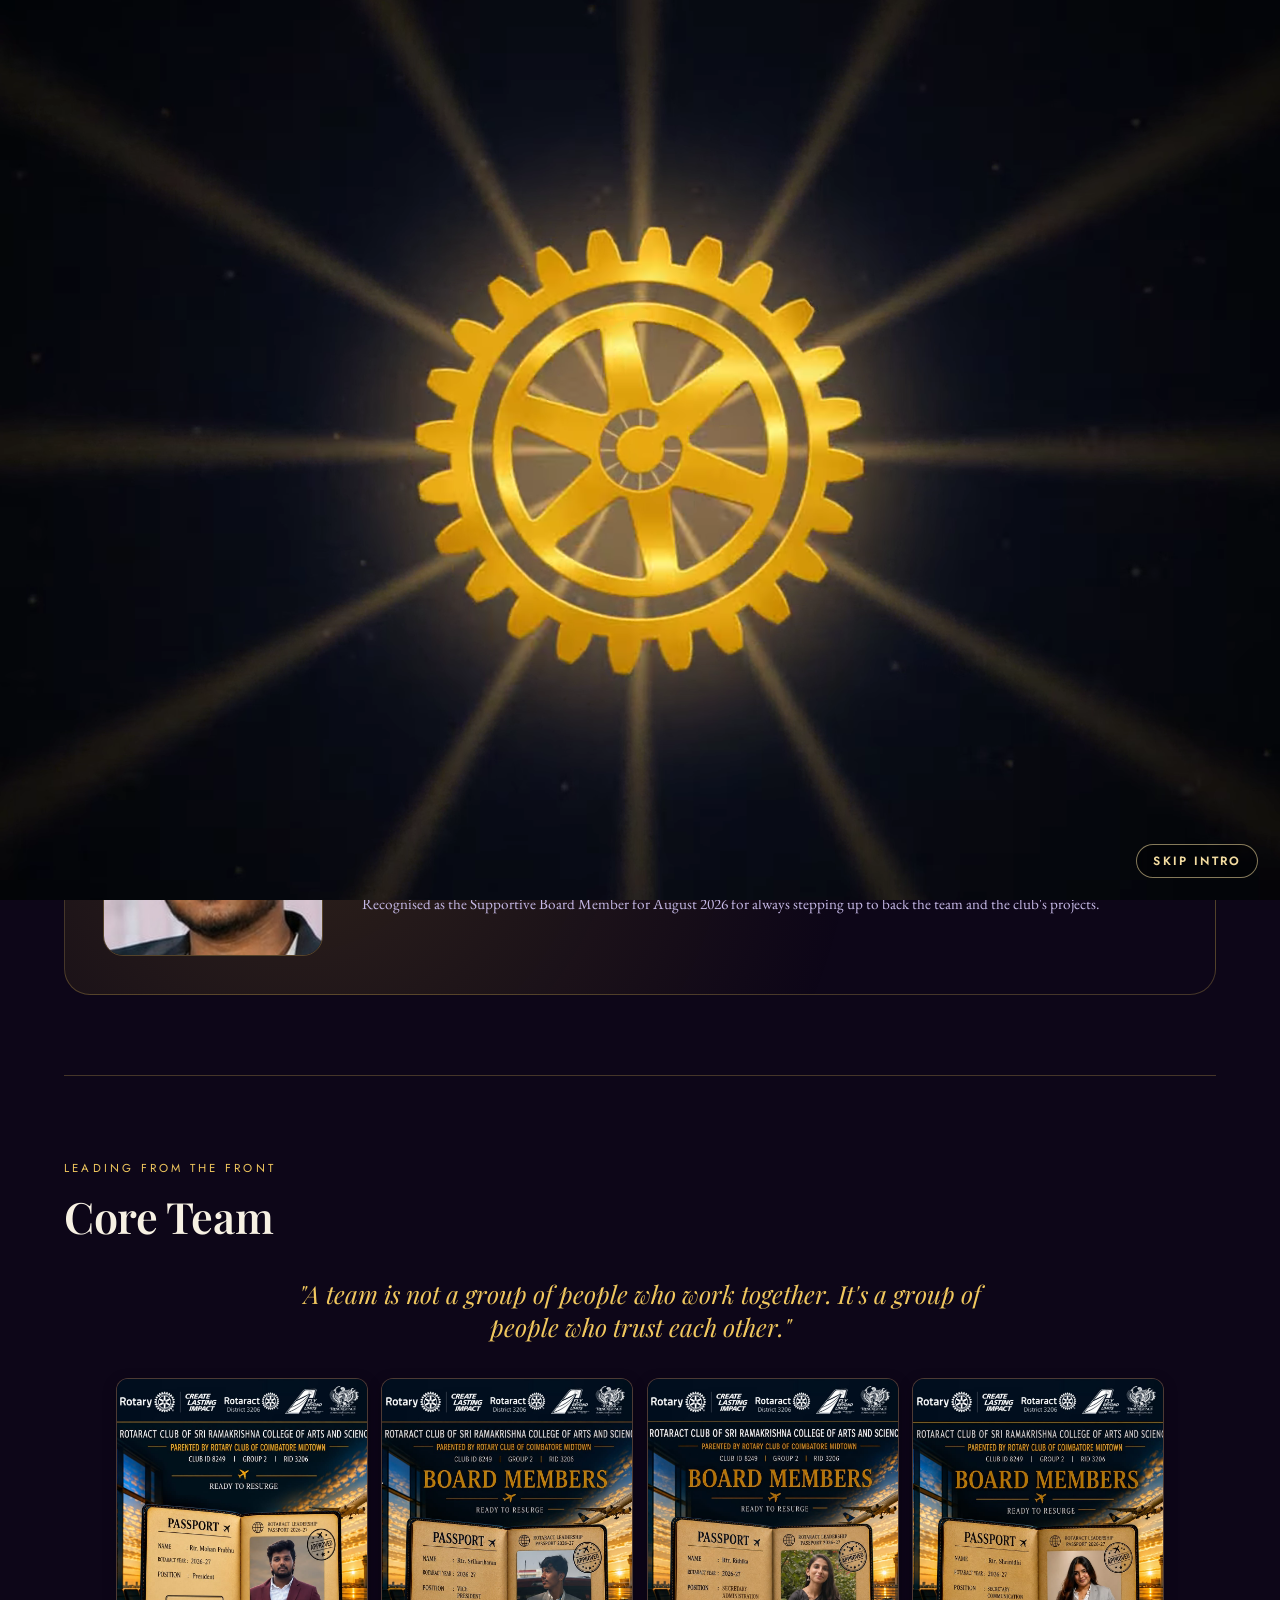
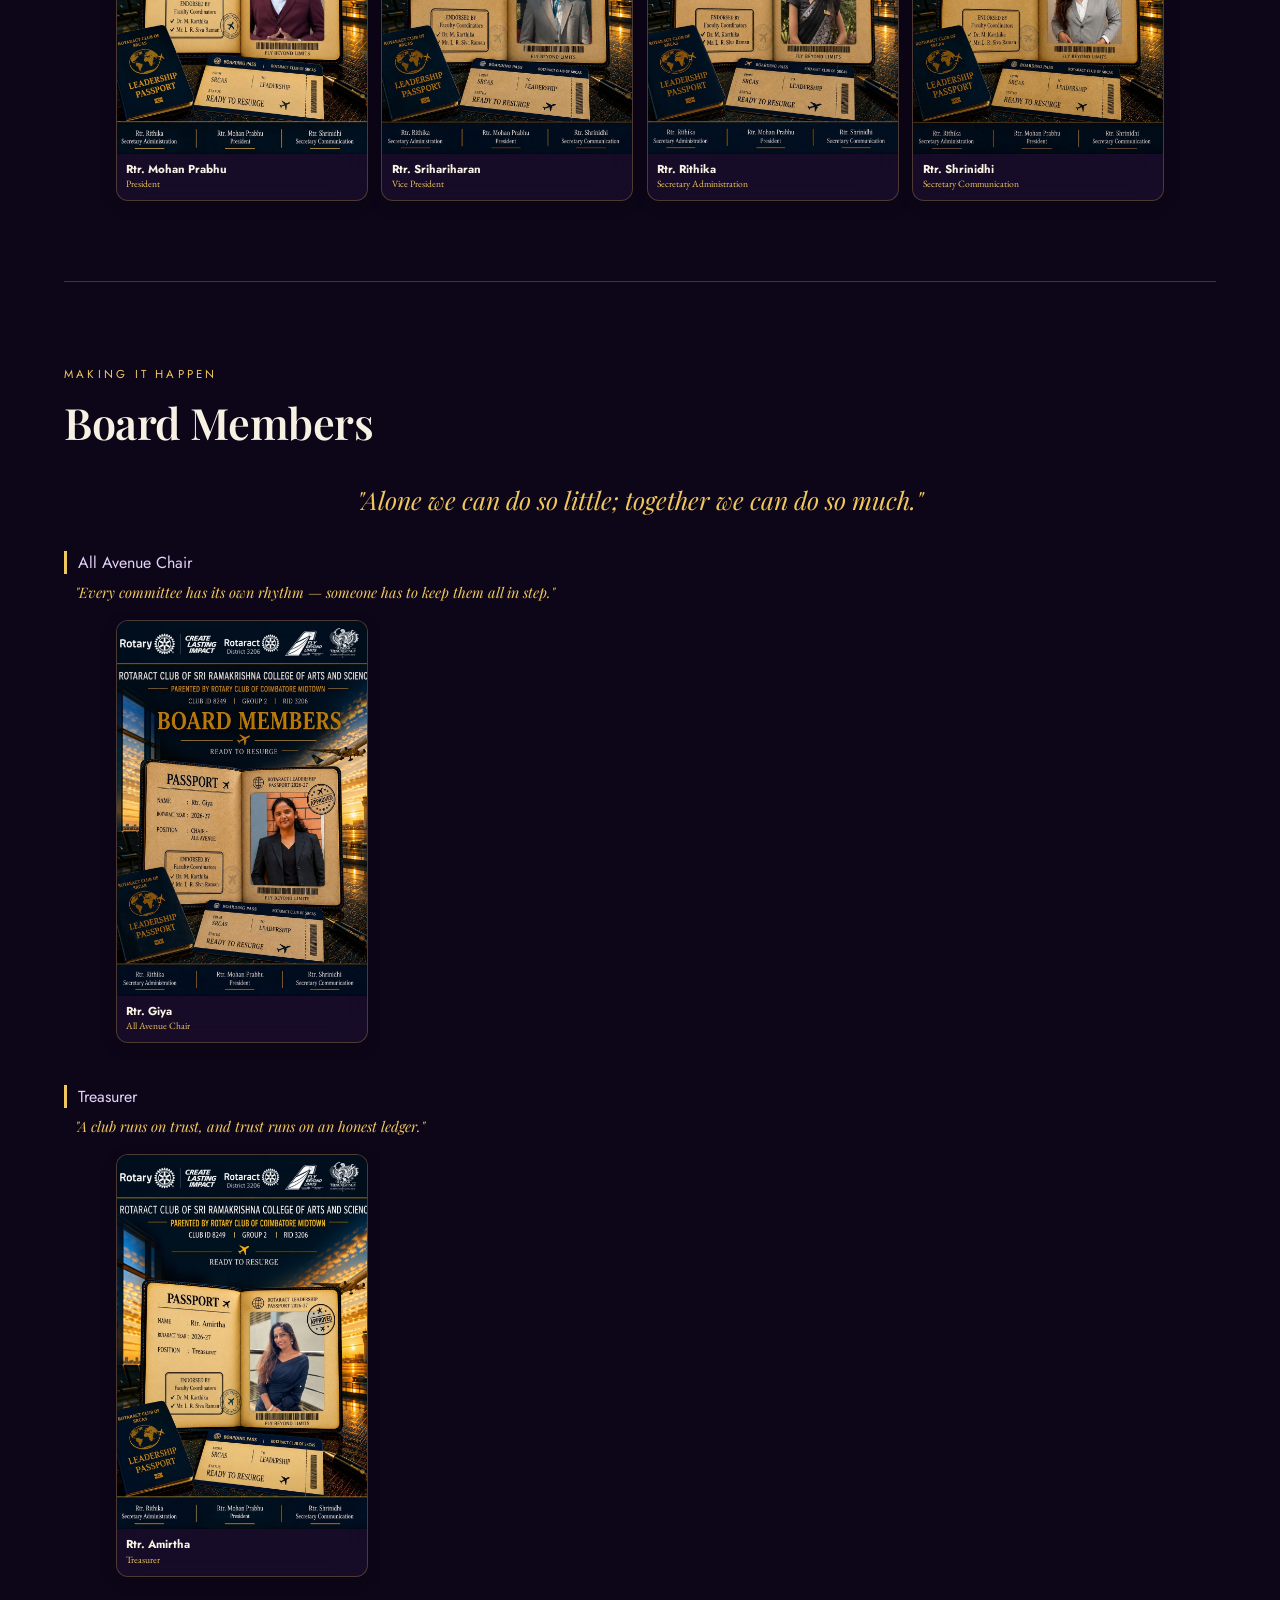
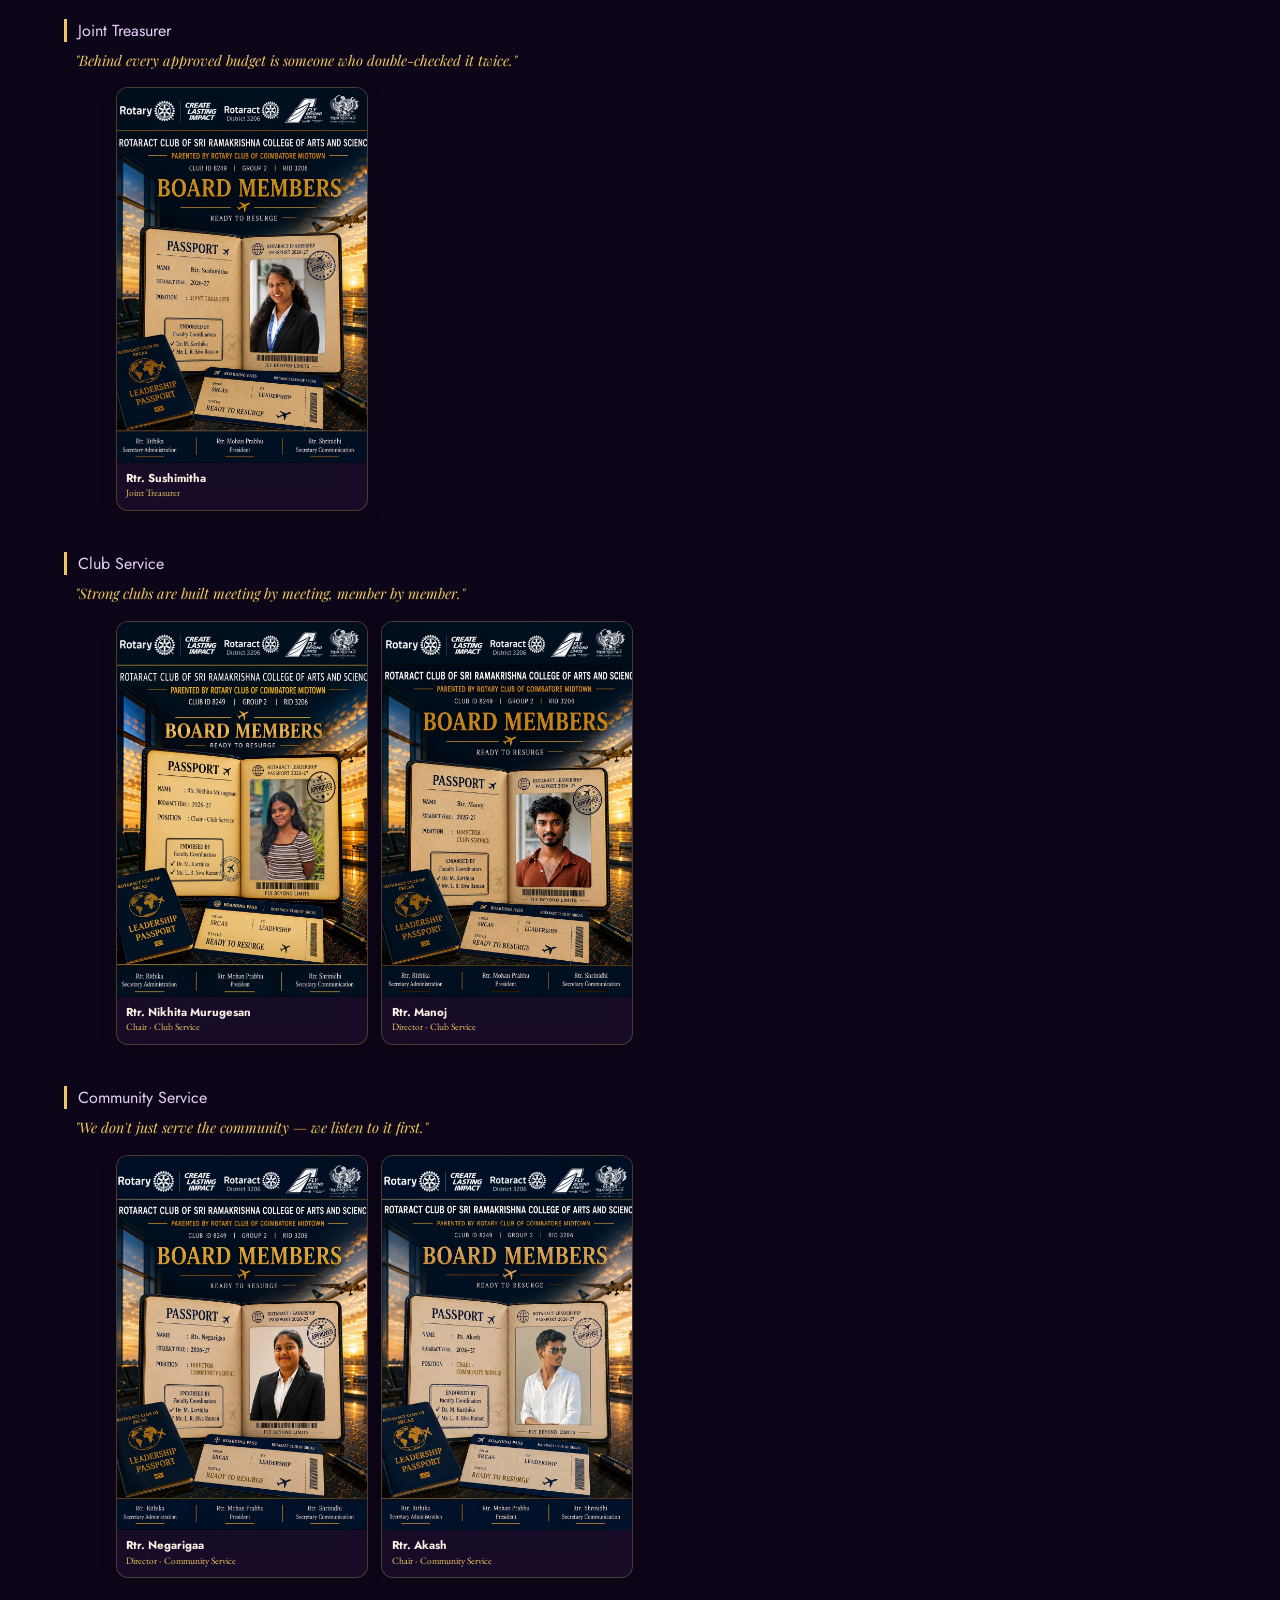
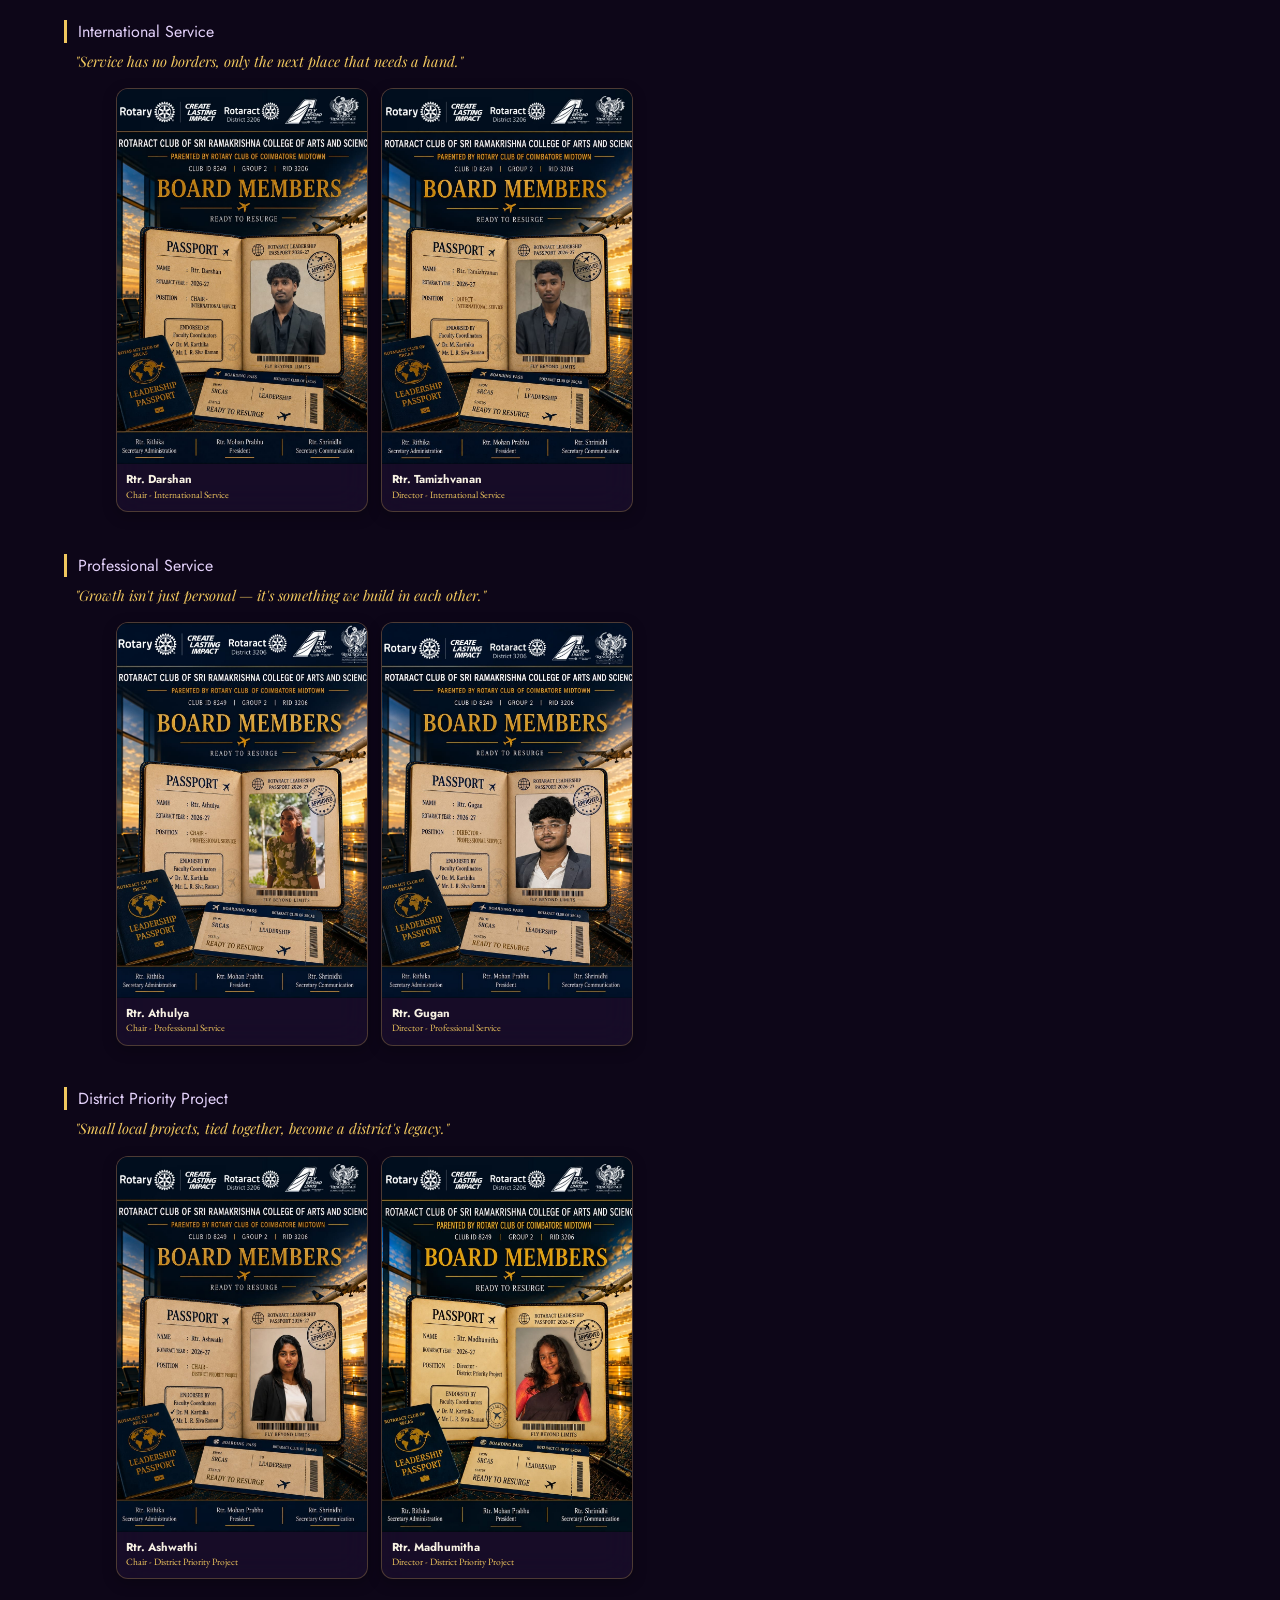
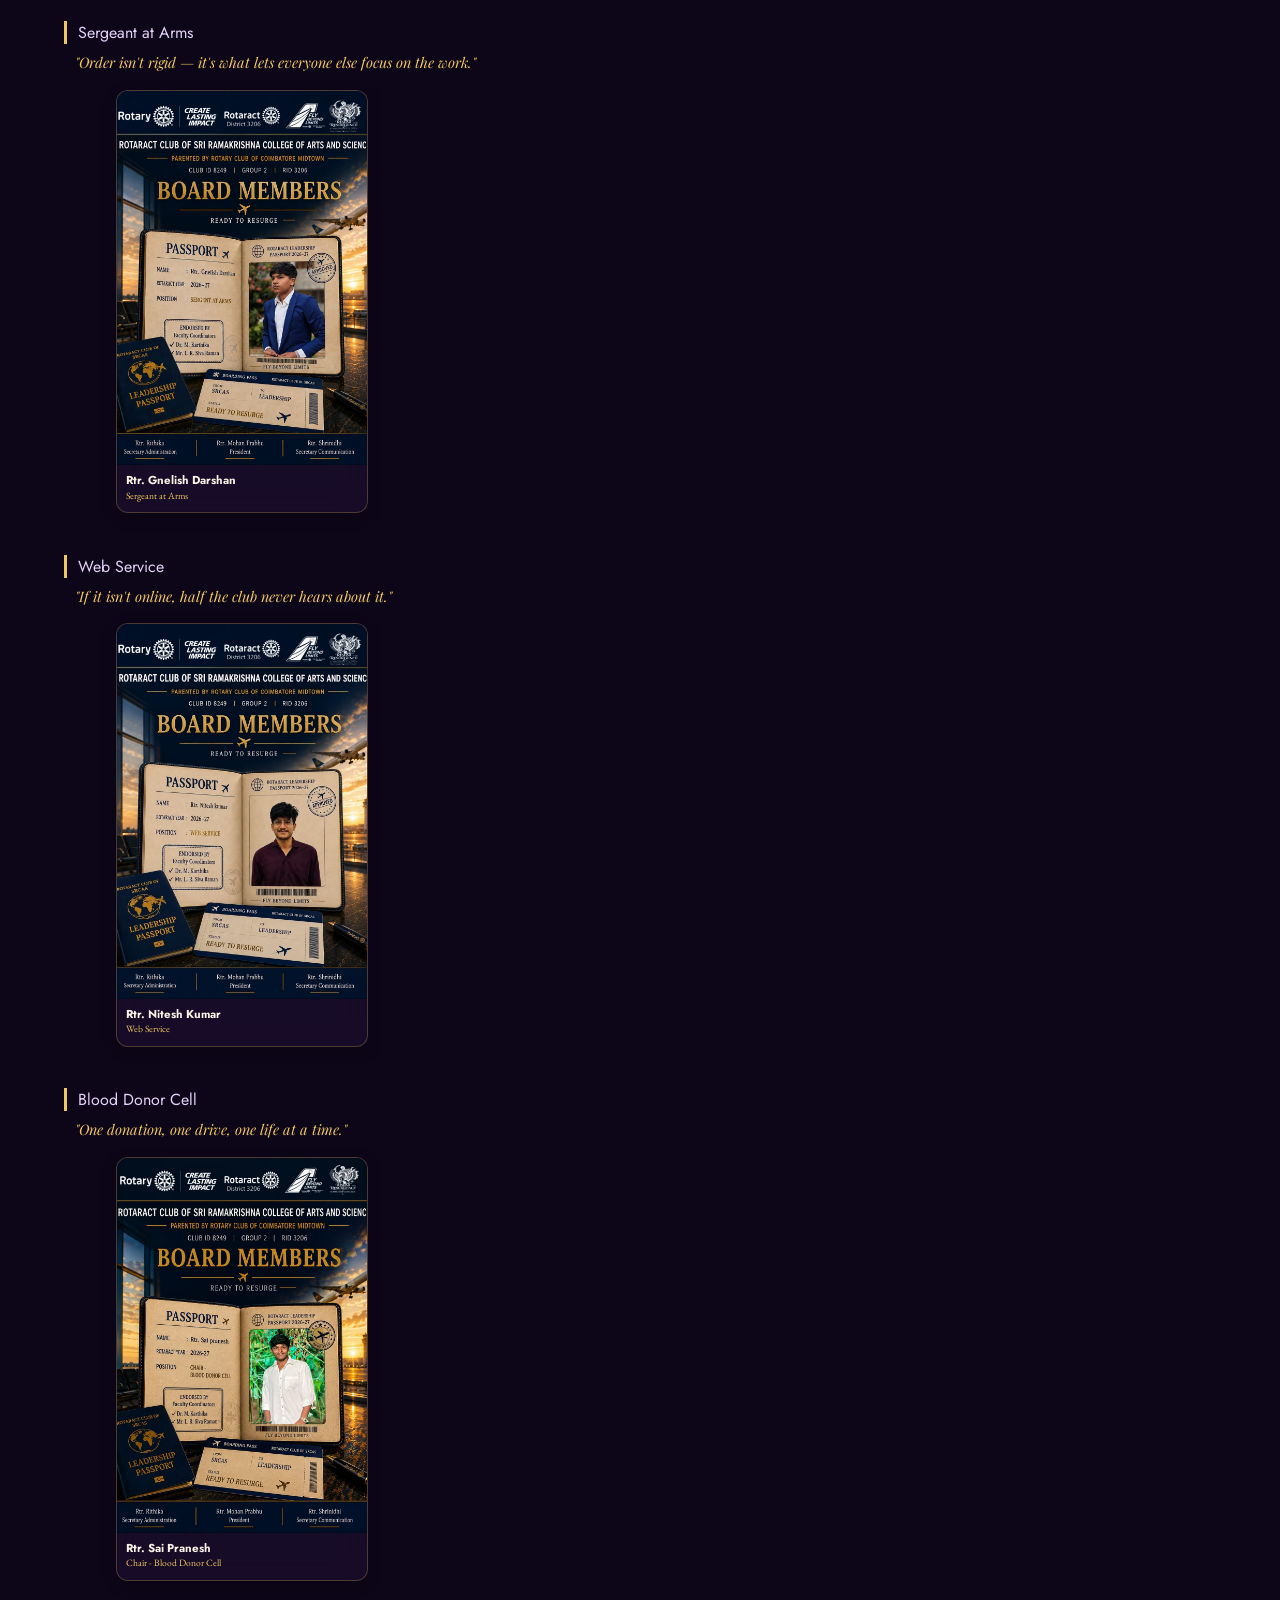
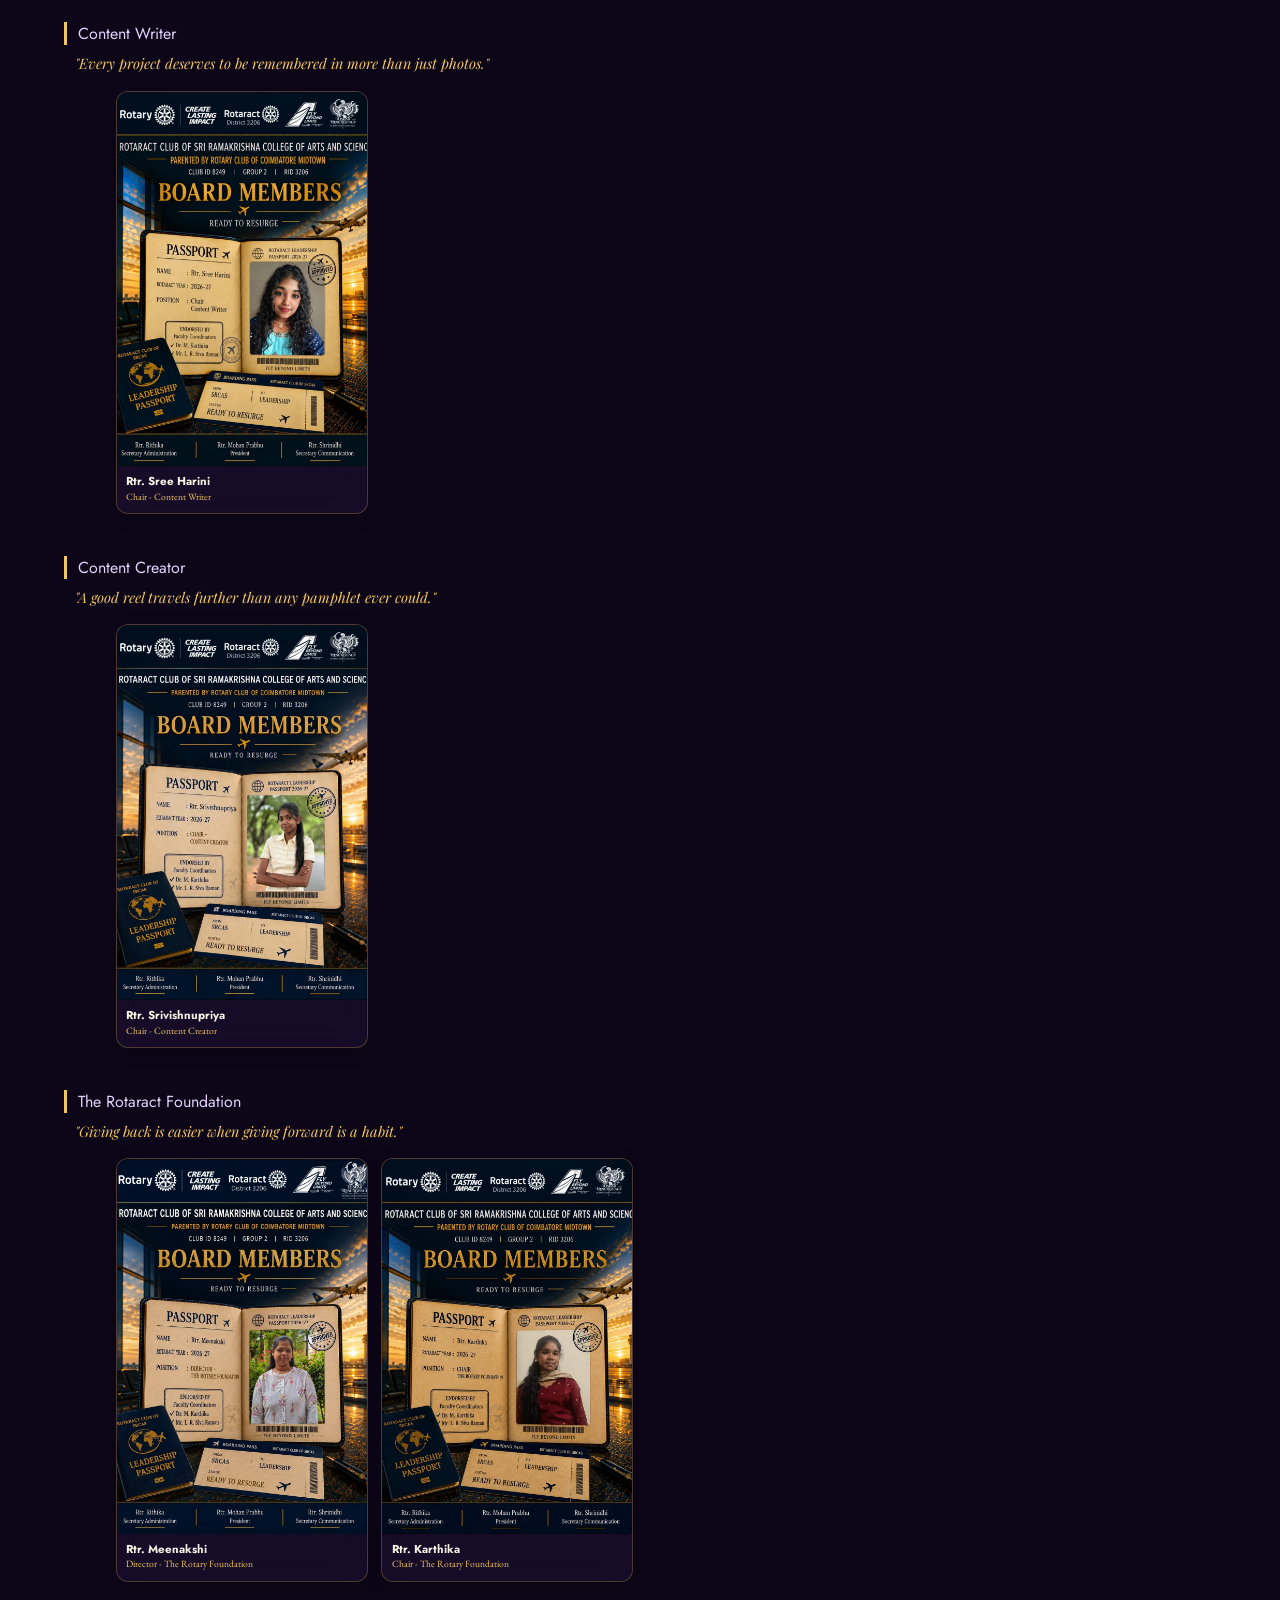
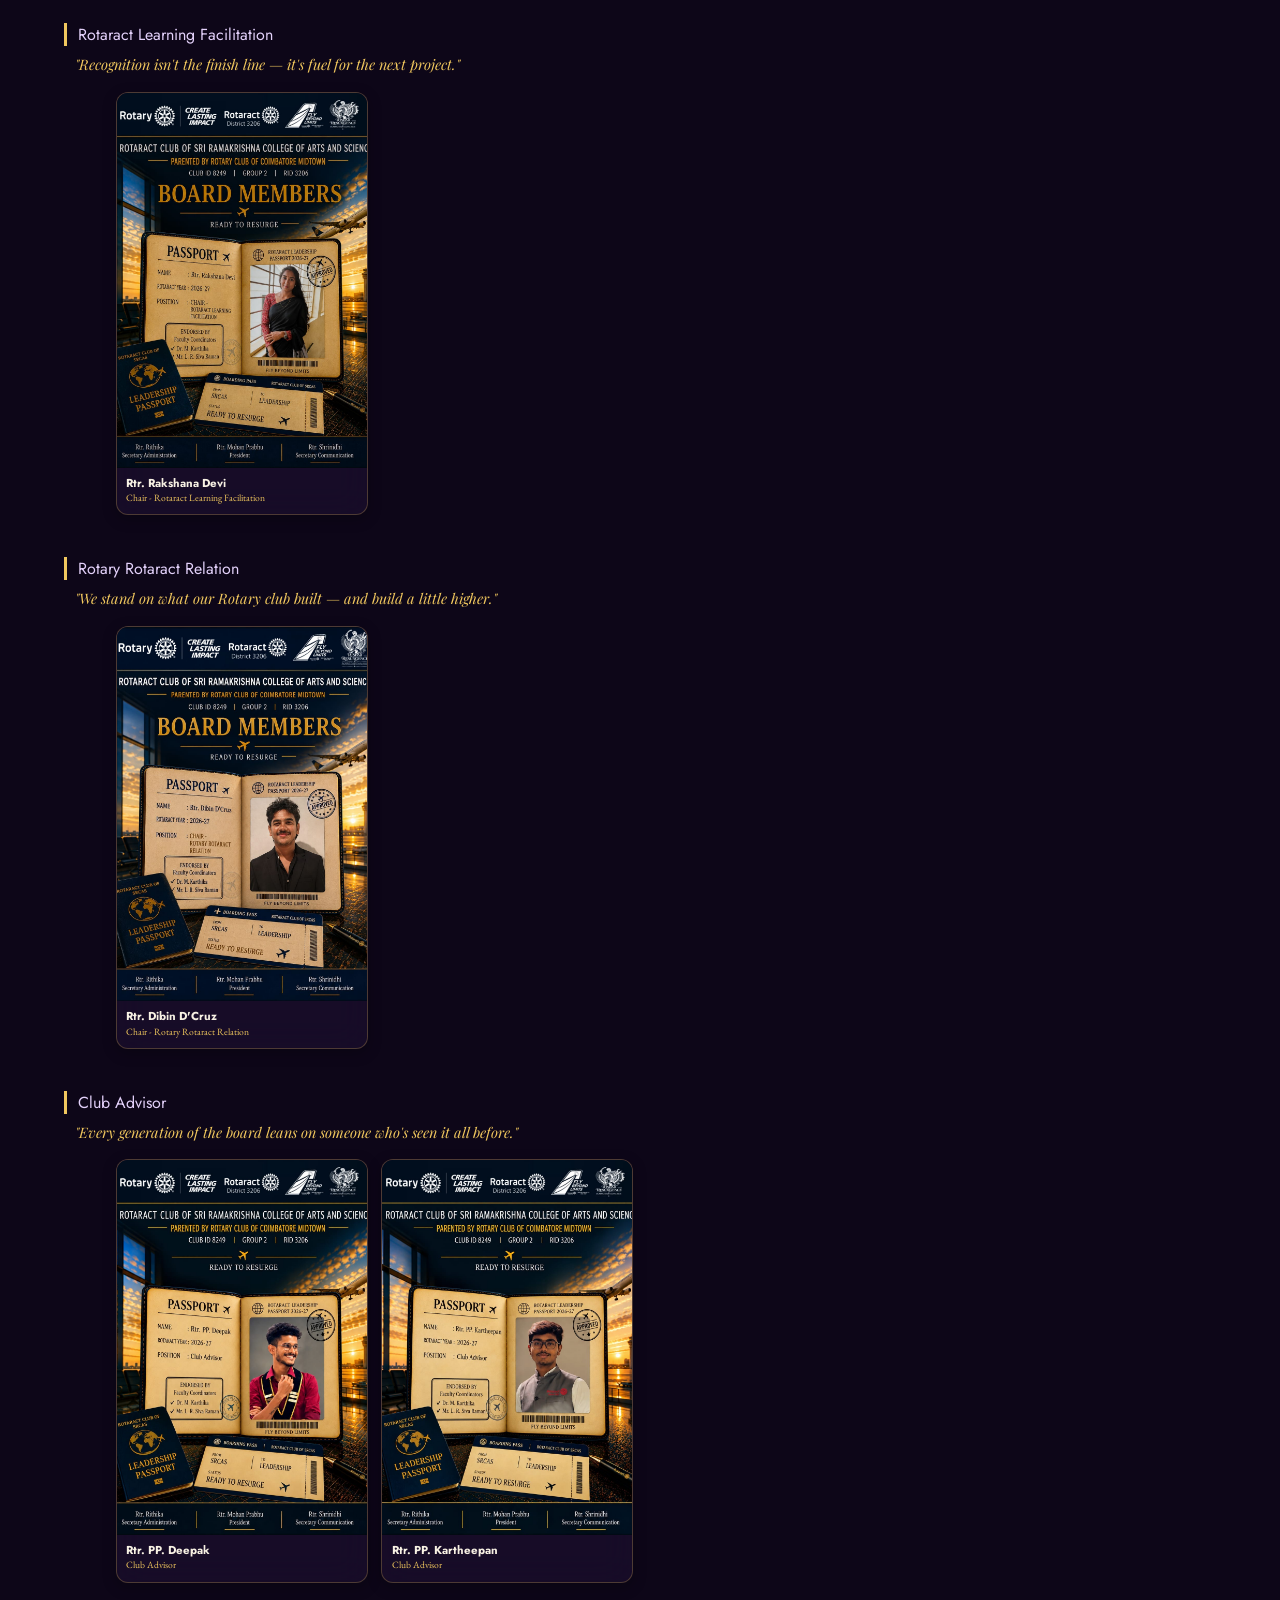
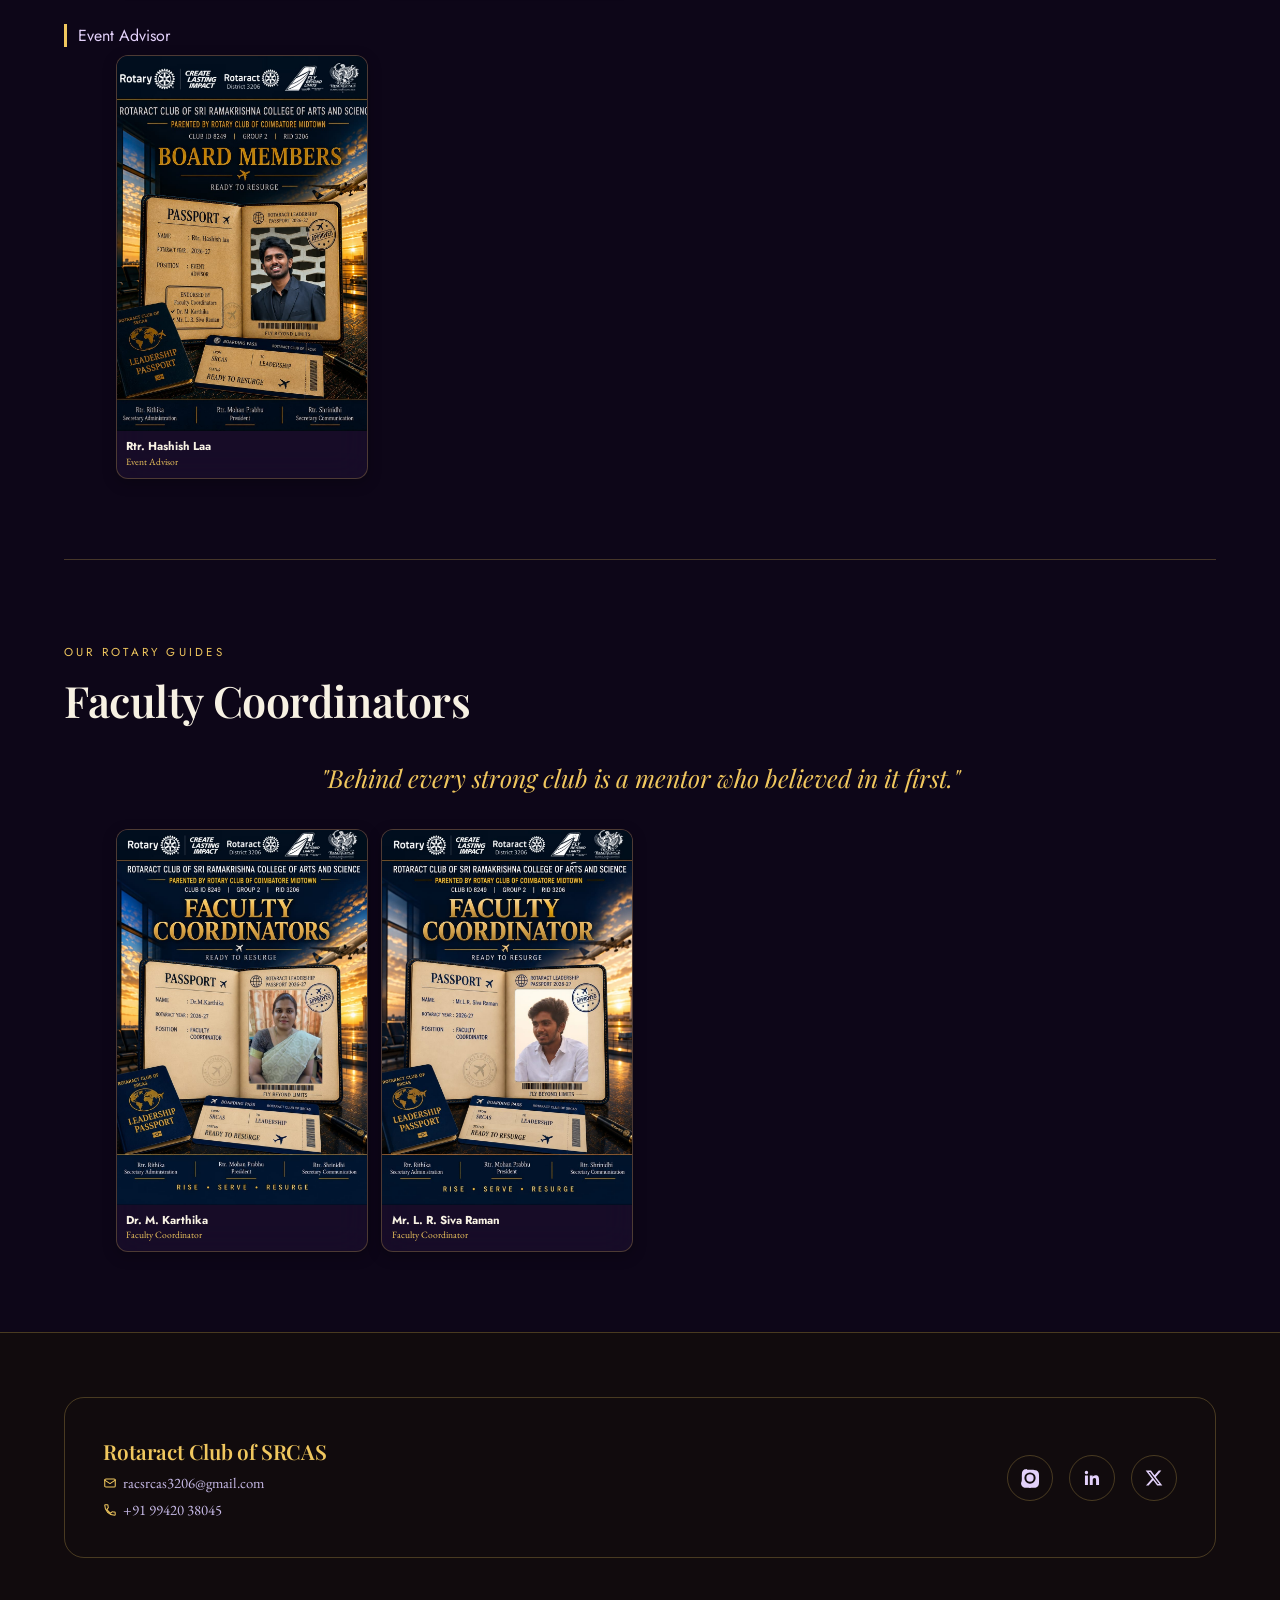
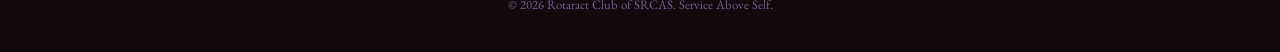
<file: team.html>
<!DOCTYPE html>
<html lang="en">
<head>
<meta charset="UTF-8">
<meta name="viewport" content="width=device-width, initial-scale=1.0">
<script src="page-transition.js"></script>
<title>Our Team — Rotaract Club of SRCAS</title>
<link rel="preconnect" href="https://fonts.googleapis.com">
<link href="https://fonts.googleapis.com/css2?family=Playfair+Display:ital,wght@0,500;0,600;0,700;0,800;1,500;1,600&family=EB+Garamond:ital,wght@0,400;0,500;0,600;0,700;1,400;1,500&family=Jost:wght@400;500;600;700&display=swap" rel="stylesheet">
<style>
  :root{
    --black: #0d0618; --ink: #1c0f2e; --violet-deep: #2f1b4d; --violet-mid: #5b3a8f;
    --violet-accent: #c9a227; --violet-bright: #f0c75e; --lilac: #e3d1fa; --paper: #f7f1e3;
    --gear-line: rgba(240,199,94,0.25);
  }
  *{margin:0;padding:0;box-sizing:border-box;}
  html{scroll-behavior:smooth;}
  body{ background:var(--black); color:var(--paper); font-family:'EB Garamond', sans-serif; overflow-x:hidden; }
  h1,h2,h3{ font-family:'Playfair Display', serif; font-weight:600; letter-spacing:-0.01em; }
  .eyebrow{ font-family:'Jost', sans-serif; text-transform:uppercase; letter-spacing:0.28em; font-size:0.72rem; color:var(--violet-bright); }
  a{color:inherit; text-decoration:none;}
  img{max-width:100%; display:block;}
  button{font-family:'Jost', sans-serif; cursor:pointer; border:none;}
  body::before{
    content:""; position:fixed; inset:0;
    background: radial-gradient(circle at 15% 20%, rgba(201,162,39,0.16), transparent 40%),
                radial-gradient(circle at 85% 75%, rgba(201,162,39,0.12), transparent 45%),
                linear-gradient(180deg, #0d0618 0%, #1c0f2e 100%);
    z-index:-2;
  }
  nav{ position:sticky; top:0; z-index:50; display:flex; align-items:center; justify-content:space-between;
       padding:1.1rem 5%; background:rgba(13,6,24,0.72); backdrop-filter:blur(10px); border-bottom:1px solid var(--gear-line); }
  .brand{display:flex; align-items:center; gap:0.6rem; cursor:pointer;}
  .brand .gear{width:34px; height:34px; animation: spin 12s linear infinite;}
  .brand .logo-img{height:48px; width:auto; display:block; border-radius:4px;}
  .brand .brand-text{font-family:'Jost',sans-serif; font-weight:700; font-size:0.95rem; letter-spacing:0.02em; color:var(--paper); line-height:1.15;}
  @media (max-width:640px){ .brand .brand-text{font-size:0.78rem;} }
  nav ul{list-style:none; display:flex; gap:1.8rem; font-size:0.85rem; font-family:'Jost';}
  nav ul a:hover{color:var(--violet-bright);}
  @keyframes spin{ to{ transform: rotate(360deg);} }

  section{padding: 5rem 5%; position:relative;}
  .section-head{max-width:640px; margin-bottom:2rem;}
  .section-head h2{font-size:clamp(1.9rem,4vw,2.7rem); margin-top:0.6rem;}
  .section-head p{color:#b8aad4; margin-top:0.8rem; line-height:1.6;}

  .page-header{ padding: 4rem 5% 1rem; }
  .page-header h1{ font-size:clamp(2.2rem,5vw,3.4rem); }
  .page-header p{ color:#b8aad4; margin-top:0.8rem; max-width:560px; }

  .btn{ display:inline-flex; align-items:center; gap:0.5rem; padding:0.9rem 1.7rem; border-radius:999px;
        font-size:0.85rem; font-weight:600; letter-spacing:0.02em; transition: transform 0.25s ease; }
  .btn-solid{background:linear-gradient(135deg, var(--violet-accent), var(--violet-mid)); color:#fff;}
  .btn-solid:hover{transform:translateY(-2px);}

  /* ===== BOARD MEMBERS OF THE MONTH — spotlight ===== */
  .spotlight-list{ display:grid; gap:1.6rem; }
  .spotlight{
    display:grid; grid-template-columns:220px 1fr; gap:2.4rem; align-items:center;
    background: radial-gradient(circle at 20% 30%, rgba(201,162,39,0.18), transparent 60%);
    border:1px solid var(--gear-line); border-radius:26px; padding:2.4rem;
  }
  .spotlight img{ border-radius:20px; aspect-ratio:1/1; object-fit:cover; border:1px solid var(--gear-line); }
  .spotlight .month-tag{ display:inline-block; margin-bottom:0.8rem; }
  .spotlight h2{ font-size:clamp(1.6rem,3.4vw,2.2rem); }
  .spotlight .role{ color:var(--violet-bright); font-family:'Jost'; font-size:0.9rem; margin:0.3rem 0 0.9rem; }
  .spotlight p{ color:#c6b9e6; line-height:1.7; font-size:0.95rem; }

  /* ===== QUOTES ===== */
  .quote-band{ text-align:center; padding:2.6rem 5%; }
  .quote-band p{ font-family:'Playfair Display', serif; font-style:italic; font-size:clamp(1.15rem,2.6vw,1.55rem);
                 color:var(--violet-bright); max-width:720px; margin:0 auto; }

  /* ===== MEMBER GRID / CARD ===== */
  .member-grid{ display:grid; grid-template-columns:repeat(auto-fill, minmax(252px,252px)); gap:0.85rem; justify-content:center; }
  .member-card{ border-radius:12px; overflow:hidden; border:1px solid var(--gear-line);
                background:rgba(47,27,77,0.3); backdrop-filter:blur(16px); -webkit-backdrop-filter:blur(16px);
                box-shadow:0 4px 14px rgba(0,0,0,0.25); transition: transform 0.25s ease, border-color 0.25s ease, box-shadow 0.25s ease; }
  .member-card:hover{ transform:translateY(-4px); border-color:var(--violet-bright); box-shadow:0 8px 20px rgba(0,0,0,0.35); }
  .member-photo{ width:252px; height:auto; aspect-ratio:1024/1535; object-fit:cover; cursor:pointer; }
  .member-info{ padding:0.5rem 0.6rem 0.65rem; cursor:pointer; }
  .member-info b{ font-family:'Jost'; font-size:0.72rem; line-height:1.25; display:block; }
  .member-info small{ color:var(--violet-bright); font-size:0.6rem; display:block; margin-top:1px; }

  /* portfolio subgroups within Board Members */
  .portfolio-block{ margin-bottom:2.6rem; }
  .portfolio-block:last-child{ margin-bottom:0; }
  .portfolio-title{ font-family:'Jost'; font-size:1rem; color:var(--lilac);
                     border-left:3px solid var(--violet-bright); padding-left:0.7rem; margin-bottom:0.5rem; }
  .portfolio-quote{ font-family:'Playfair Display', serif; font-style:italic; font-size:0.9rem;
                     color:var(--violet-bright); padding-left:0.7rem; margin-bottom:1.1rem; }

  hr.divider{ border:none; border-top:1px solid var(--gear-line); margin: 0 5%; }

  /* ===== MODAL ===== */
  .modal-overlay{ position:fixed; inset:0; background:rgba(13,6,24,0.82); backdrop-filter:blur(4px);
                  display:none; align-items:center; justify-content:center; z-index:200; padding:2rem; }
  .modal-overlay.active{ display:flex; }
  .modal-box{ background:linear-gradient(160deg, var(--violet-deep), var(--ink)); border:1px solid var(--gear-line);
              border-radius:22px; max-width:440px; width:100%; padding:2.2rem; position:relative;
              max-height:85vh; overflow-y:auto; text-align:center;  backdrop-filter:blur(22px); -webkit-backdrop-filter:blur(22px);}
  .modal-close{ position:absolute; top:1.1rem; right:1.1rem; width:34px; height:34px; border-radius:50%;
                background:rgba(201,162,39,0.15); color:var(--violet-bright); display:flex; align-items:center;
                justify-content:center; font-size:1.1rem; cursor:pointer; }
  .modal-box h3{ font-size:1.25rem; }
  .modal-box .meta{ color:var(--violet-bright); font-size:0.85rem; font-family:'Jost'; margin-top:0.3rem; }
  .modal-photo-center{ width:100%; height:auto; max-height:70vh; object-fit:contain; border-radius:14px; margin:1.3rem auto;
                        border:1px solid var(--gear-line); display:block; }

  /* footer */
  footer{ padding: 4rem 5% 2.4rem; border-top:1px solid var(--gear-line); background:rgba(23,17,6,0.55); backdrop-filter:blur(20px); -webkit-backdrop-filter:blur(20px); }
  .footer-box{ border:1px solid var(--gear-line); border-radius:20px; padding:2.4rem;
               display:grid; grid-template-columns:1.2fr 1fr; gap:2rem; align-items:center; margin-bottom:2.4rem; }
  .footer-box h3{ color:var(--violet-bright); font-size:1.3rem; }
  .footer-box .contact-line{ margin-top:0.5rem; color:#c6b9e6; font-size:0.92rem; }
  .social-icons{ display:flex; gap:1rem; justify-content:flex-end; }
  .social-icons a{ width:46px; height:46px; border-radius:50%; border:1px solid var(--gear-line);
                    display:flex; align-items:center; justify-content:center;
                    transition: transform 0.25s ease, background 0.25s ease, border-color 0.25s ease; }
  .social-icons a:hover{ transform:translateY(-3px); background:rgba(201,162,39,0.15); border-color:var(--violet-bright); }
  .social-icons svg{ width:20px; height:20px; fill:var(--lilac); }
  .foot-bottom{ text-align:center; color:#6f5f92; font-size:0.8rem; }

  .nav-toggle{ display:none; background:none; border:none; cursor:pointer; padding:0.4rem; flex-direction:column; gap:5px; }
  .nav-toggle span{ display:block; width:24px; height:2px; background:var(--paper); border-radius:2px; }

  @media (max-width: 860px){
    .nav-toggle{ display:flex; }
    nav ul{
      display:none; position:absolute; top:100%; left:0; right:0;
      flex-direction:column; gap:0; background:rgba(13,6,24,0.97);
      border-bottom:1px solid var(--gear-line); padding:0.5rem 0;
    }
    nav ul.open{ display:flex; }
    nav ul li{ padding:0.9rem 5%; border-top:1px solid var(--gear-line); }
    nav ul li:first-child{ border-top:none; }
    .spotlight{ grid-template-columns:1fr; text-align:center; }
    .spotlight img{ margin:0 auto; width:160px; }
    .member-grid{ grid-template-columns:repeat(auto-fill, minmax(150px,1fr)); }
    .member-photo{ width:100%; height:auto; }
    .footer-box{ grid-template-columns:1fr; }
    .social-icons{ justify-content:flex-start; }
  }
</style>
<link rel="stylesheet" href="gear-cursor.css">
</head>
<body>

<nav>
  <div class="brand" onclick="window.location.href='index.html'" title="Go to Home" style="cursor:pointer;">
    <img class="logo-img" src="assets/srcas-logo.png" alt="Rotaract Club of Sri Ramakrishna College of Arts and Science">
    <span class="brand-text">Rotaract Club of SRCAS</span>
  </div>
  <button class="nav-toggle" onclick="toggleNav()" aria-label="Menu">
    <span></span><span></span><span></span>
  </button>
  <ul id="nav-links">
    <li><a href="index.html">Home</a></li>
    <li><a href="about.html">About Us</a></li>
    <li><a href="team.html">Team</a></li>
    <li><a href="events.html">Events</a></li>
    <li><a href="courses.html">Courses</a></li>
    <li><a href="games.html">Games</a></li>
    <li><a href="donate.html">Donate</a></li>
    <li><a href="join.html">Join</a></li>
  </ul>
</nav>

<div class="page-header">
  <span class="eyebrow">The people behind the projects</span>
  <h1>Our Team</h1>
  <p>From this month's standout to every committee member — tap any poster to meet them.</p>
</div>

<!-- ================================================================
     BOARD MEMBERS OF THE MONTH (spotlight)
     👉 PIC + CONTENT: search for "const spotlights = [ ... ]" in the
        <script> below to change the photo, name, role, month, and blurb.
================================================================= -->
<section id="spotlight-section">
  <div class="spotlight-list" id="spotlight-box"></div>
</section>

<hr class="divider">

<!-- ================================================================
     CORE TEAM
     👉 CONTENT: quote text below.
     👉 PIC + CONTENT: search for "const coreTeam = [ ... ]" in the
        <script> to edit each of the 5 posters, Instagram/LinkedIn
        links, and bios.
================================================================= -->
<section id="core-team">
  <div class="section-head">
    <span class="eyebrow">Leading from the front</span>
    <h2>Core Team</h2>
  </div>
  <div class="quote-band" style="padding-top:0; padding-bottom:2.2rem;">
    <!-- CONTENT: core team quote -->
    <p>"A team is not a group of people who work together. It's a group of people who trust each other."</p>
  </div>
  <div class="member-grid" id="core-team-grid"></div>
</section>

<hr class="divider">

<!-- ================================================================
     BOARD MEMBERS (30, grouped by portfolio/committee)
     👉 CONTENT: quote text below.
     👉 PIC + CONTENT: search for "const boardMembers = { ... }" in
        the <script> — it's grouped by portfolio name, each holding a
        list of members. Add/remove a portfolio or a member freely.
================================================================= -->
<section id="board-members">
  <div class="section-head">
    <span class="eyebrow">Making it happen</span>
    <h2>Board Members</h2>
  </div>
  <div class="quote-band" style="padding-top:0; padding-bottom:2.2rem;">
    <!-- CONTENT: board members quote -->
    <p>"Alone we can do so little; together we can do so much."</p>
  </div>
  <div id="board-members-groups"></div>
</section>

<hr class="divider">

<!-- ================================================================
     STAFF COORDINATORS
     👉 CONTENT: quote text below.
     👉 PIC + CONTENT: search for "const staffCoordinators = [ ... ]"
        in the <script> to edit the 2 posters.
================================================================= -->
<section id="staff-coordinators">
  <div class="section-head">
    <span class="eyebrow">Our Rotary guides</span>
    <h2>Faculty Coordinators</h2>
  </div>
  <div class="quote-band" style="padding-top:0; padding-bottom:2.2rem;">
    <!-- CONTENT: staff coordinators quote -->
    <p>"Behind every strong club is a mentor who believed in it first."</p>
  </div>
  <div class="member-grid" id="staff-grid"></div>
</section>

<!-- ================================================================
     FOOTER
================================================================= -->
<footer>
  <div class="footer-box">
    <div>
      <h3>Rotaract Club of SRCAS</h3>
      <div class="contact-line"><svg style="width:14px;height:14px;vertical-align:-2px;margin-right:6px;color:var(--violet-bright)" viewBox="0 0 24 24" fill="none" stroke="currentColor" stroke-width="1.8" stroke-linecap="round" stroke-linejoin="round"><rect x="3" y="5" width="18" height="14" rx="2"/><path d="M3 7l9 6 9-6"/></svg><a href="mailto:racsrcas3206@gmail.com" style="color:inherit;text-decoration:none;">racsrcas3206@gmail.com</a></div>
      <div class="contact-line"><svg style="width:14px;height:14px;vertical-align:-2px;margin-right:6px;color:var(--violet-bright)" viewBox="0 0 24 24" fill="none" stroke="currentColor" stroke-width="1.8" stroke-linecap="round" stroke-linejoin="round"><path d="M6.6 10.8a15.9 15.9 0 006.6 6.6l2.2-2.2a1 1 0 011-.25 11 11 0 003.5.56 1 1 0 011 1V20a1 1 0 01-1 1A17 17 0 013 4a1 1 0 011-1h3.5a1 1 0 011 1 11 11 0 00.56 3.5 1 1 0 01-.25 1z"/></svg><a href="tel:+919942038045" style="color:inherit;text-decoration:none;">+91 99420 38045</a></div>
    </div>
    <div class="social-icons">
      <a href="https://www.instagram.com/rotaractsrcas/" target="_blank" rel="noopener" aria-label="Instagram">
        <svg viewBox="0 0 24 24"><path d="M12 2.2c3.2 0 3.6 0 4.9.07 1.2.06 2 .25 2.5.42a5 5 0 011.8 1.16 5 5 0 011.16 1.8c.17.5.36 1.3.42 2.5.06 1.3.07 1.7.07 4.9s0 3.6-.07 4.9c-.06 1.2-.25 2-.42 2.5a5 5 0 01-1.16 1.8 5 5 0 01-1.8 1.16c-.5.17-1.3.36-2.5.42-1.3.06-1.7.07-4.9.07s-3.6 0-4.9-.07c-1.2-.06-2-.25-2.5-.42a5 5 0 01-1.8-1.16 5 5 0 01-1.16-1.8c-.17-.5-.36-1.3-.42-2.5C2.2 15.6 2.2 15.2 2.2 12s0-3.6.07-4.9c.06-1.2.25-2 .42-2.5a5 5 0 011.16-1.8 5 5 0 011.8-1.16c.5-.17 1.3-.36 2.5-.42C8.4 2.2 8.8 2.2 12 2.2zm0 3.05a6.75 6.75 0 100 13.5 6.75 6.75 0 000-13.5zm0 11.13a4.38 4.38 0 110-8.76 4.38 4.38 0 010 8.76zm7-11.4a1.58 1.58 0 11-3.15 0 1.58 1.58 0 013.15 0z"/></svg>
      </a>
      <a href="https://linkedin.com/" target="_blank" rel="noopener" aria-label="LinkedIn">
        <svg viewBox="0 0 24 24"><path d="M20.45 20.45h-3.55v-5.57c0-1.33-.02-3.03-1.85-3.03-1.86 0-2.15 1.45-2.15 2.94v5.66H9.35V9h3.41v1.56h.05c.47-.9 1.63-1.85 3.36-1.85 3.6 0 4.27 2.37 4.27 5.45v6.29zM5.34 7.43a2.06 2.06 0 11.01-4.12 2.06 2.06 0 010 4.12zM7.12 20.45H3.56V9h3.56v11.45z"/></svg>
      </a>
      <a href="https://x.com/" target="_blank" rel="noopener" aria-label="X">
        <svg viewBox="0 0 24 24"><path d="M17.75 3h3.07l-6.7 7.66L22 21h-6.17l-4.83-6.32L5.47 21H2.4l7.17-8.2L2 3h6.33l4.37 5.78L17.75 3zm-1.08 16.18h1.7L7.4 4.73H5.58l11.09 14.45z"/></svg>
      </a>
    </div>
  </div>
  <p class="foot-bottom">© 2026 Rotaract Club of SRCAS. Service Above Self.</p>
</footer>

<!-- Member detail pop-up: name/role at top, photo in the middle, bio + socials below -->
<div class="modal-overlay" id="member-modal">
  <div class="modal-box" id="member-modal-content"></div>
</div>

<script>
  // Mobile hamburger menu
  function toggleNav(){ document.getElementById('nav-links').classList.toggle('open'); }
  document.querySelectorAll('#nav-links a').forEach(a=>{
    a.addEventListener('click', ()=> document.getElementById('nav-links').classList.remove('open'));
  });

  const startYear = 1975;

  // ================================================================
  // Small reusable social icon markup
  // ================================================================
  const igIcon = `<svg viewBox="0 0 24 24"><path d="M12 2.2c3.2 0 3.6 0 4.9.07 1.2.06 2 .25 2.5.42a5 5 0 011.8 1.16 5 5 0 011.16 1.8c.17.5.36 1.3.42 2.5.06 1.3.07 1.7.07 4.9s0 3.6-.07 4.9c-.06 1.2-.25 2-.42 2.5a5 5 0 01-1.16 1.8 5 5 0 01-1.8 1.16c-.5.17-1.3.36-2.5.42-1.3.06-1.7.07-4.9.07s-3.6 0-4.9-.07c-1.2-.06-2-.25-2.5-.42a5 5 0 01-1.8-1.16 5 5 0 01-1.16-1.8c-.17-.5-.36-1.3-.42-2.5C2.2 15.6 2.2 15.2 2.2 12s0-3.6.07-4.9c.06-1.2.25-2 .42-2.5a5 5 0 011.16-1.8 5 5 0 011.8-1.16c.5-.17 1.3-.36 2.5-.42C8.4 2.2 8.8 2.2 12 2.2zm0 3.05a6.75 6.75 0 100 13.5 6.75 6.75 0 000-13.5zm0 11.13a4.38 4.38 0 110-8.76 4.38 4.38 0 010 8.76zm7-11.4a1.58 1.58 0 11-3.15 0 1.58 1.58 0 013.15 0z"/></svg>`;
  const liIcon = `<svg viewBox="0 0 24 24"><path d="M20.45 20.45h-3.55v-5.57c0-1.33-.02-3.03-1.85-3.03-1.86 0-2.15 1.45-2.15 2.94v5.66H9.35V9h3.41v1.56h.05c.47-.9 1.63-1.85 3.36-1.85 3.6 0 4.27 2.37 4.27 5.45v6.29zM5.34 7.43a2.06 2.06 0 11.01-4.12 2.06 2.06 0 010 4.12zM7.12 20.45H3.56V9h3.56v11.45z"/></svg>`;

  // 👉 A small rotating pool of headshot-style photos used across the
  //    board members grid, so you don't need 30 unique image links.
  //    Replace any of these, or add more, freely.
  const photoPool = [
    "https://images.unsplash.com/photo-1633332755192-727a05c4013d?w=400&q=60",
    "https://images.unsplash.com/photo-1580489944761-15a19d654956?w=400&q=60",
    "https://images.unsplash.com/photo-1568602471122-7832951cc4c5?w=400&q=60",
    "https://images.unsplash.com/photo-1544005313-94ddf0286df2?w=400&q=60",
    "https://images.unsplash.com/photo-1500648767791-00dcc994a43e?w=400&q=60",
    "https://images.unsplash.com/photo-1531123897727-8f129e1688ce?w=400&q=60",
    "https://images.unsplash.com/photo-1519085360753-af0119f7cbe7?w=400&q=60",
    "https://images.unsplash.com/photo-1506794778202-cad84cf45f1d?w=400&q=60",
    "https://images.unsplash.com/photo-1573497019940-1c28c88b4f3e?w=400&q=60",
    "https://images.unsplash.com/photo-1522075469751-3a6694fb2f61?w=400&q=60"
  ];

  // ================================================================
  // 👉 BOARD MEMBER OF THE MONTH — one photo, one story.
  // ================================================================
  // 👉 One { } block per award. To change next month, edit the
  //    name / role / title / month / img / blurb fields below.
  const spotlights = [
    {title:"Outstanding Board Member", month:"August 2026",
     name:"Rtr. Sai Pranesh V.K", role:"Blood Donor Cell",
     img:"poster/Outstanding-Sai-Pranesh.jpg",
     blurb:"Recognised as the Outstanding Board Member for August 2026 for his dedication and drive in leading the Blood Donor Cell."},
    {title:"Supportive Board Member", month:"August 2026",
     name:"Rtr. Gugan S", role:"Professional Service",
     img:"poster/Supportive-Gugan.jpg",
     blurb:"Recognised as the Supportive Board Member for August 2026 for always stepping up to back the team and the club's projects."}
  ];
  document.getElementById('spotlight-box').innerHTML = spotlights.map(sp => `
    <div class="spotlight">
      <img src="${sp.img}" alt="${sp.name}">
      <div>
        <span class="eyebrow month-tag">${sp.title} · ${sp.month}</span>
        <h2>${sp.name}</h2>
        <div class="role">${sp.role}</div>
        <p>${sp.blurb}</p>
      </div>
    </div>`).join('');

  // ================================================================
  // 👉 CORE TEAM — 5 posters. linkedin = real profile URL.
  //    TO ADD A NEW POSTER: copy one whole {name: ... } line below,
  //    paste it as a new line, edit the fields, and put a comma after
  //    the line above it. TO REMOVE ONE: delete its whole line (and
  //    the trailing comma if it was the last one).
  // ================================================================
  const coreTeam = [
    {name:"Rtr. Mohan Prabhu", role:"President", img:"poster/President.jpg", bio:"Final-year engineering student. Joined as a first-year and never left — now runs board meetings the way he once sat quietly in the back of them.", instagram:"https://instagram.com/", linkedin:"https://linkedin.com/"},
    {name:"Rtr. Srihariharan", role:"Vice President", img:"poster/Vice-President.jpg", bio:"Assists the President in leading the club and oversees committee operations.", instagram:"https://instagram.com/", linkedin:"https://linkedin.com/"},
    {name:"Rtr. Rithika", role:"Secretary Administration", img:"poster/Secretary-Administration.jpg", bio:"Maintains club records, meeting minutes, official documents, and administrative tasks.", instagram:"https://instagram.com/", linkedin:"https://linkedin.com/"},
    {name:"Rtr. Shrinidhi", role:"Secretary Communication", img:"poster/Secretary-Communication.jpg", bio:"Handles internal and external communication, notices, and announcements.", instagram:"https://instagram.com/", linkedin:"https://linkedin.com/"}
  ];

  // ================================================================
  // 👉 BOARD MEMBERS — 30 total, grouped by portfolio/committee.
  //    TO ADD A NEW PORTFOLIO: add a new "Portfolio Name": [ ... ]
  //    entry, following the same pattern as the ones below.
  //    TO ADD A NEW POSTER within a portfolio: add a new
  //    {name:"...", role:"..."} to that portfolio's list, with a
  //    comma after the line above it.
  //    TO REMOVE A POSTER: delete its {name, role} line.
  //    Photos, Instagram/LinkedIn links, and bios for board members
  //    are auto-generated below (see "withPhoto" further down) rather
  //    than typed per-person — that keeps this list short to edit.
  // ================================================================
  const boardMembers = {
    "All Avenue Chair": [
      {name:"Rtr. Giya", role:"All Avenue Chair", img:"poster/All-Avenue-Chair.jpg"}
    ],
    "Treasurer": [
      {name:"Rtr. Amirtha", role:"Treasurer", img:"poster/Treasurer.jpg"}
    ],
    "Joint Treasurer": [
      {name:"Rtr. Sushimitha", role:"Joint Treasurer", img:"poster/Joint-Treasurer.jpg"}
    ],
    "Club Service": [
      {name:"Rtr. Nikhita Murugesan", role:"Chair - Club Service", img:"poster/Club-Service-Chair.jpg"},
      {name:"Rtr. Manoj", role:"Director - Club Service", img:"poster/Club-Service-Director.jpg"}
    ],
    "Community Service": [
      {name:"Rtr. Negarigaa", role:"Director - Community Service", img:"poster/Community-Service-Director.jpg"},
      {name:"Rtr. Akash", role:"Chair - Community Service", img:"poster/Community-Service-Chair.jpg"}
    ],
    "International Service": [
      {name:"Rtr. Darshan", role:"Chair - International Service", img:"poster/International-Service-Chair.jpg"},
      {name:"Rtr. Tamizhvanan", role:"Director - International Service", img:"poster/International-Service-Director.jpg"}
    ],
    "Professional Service": [
      {name:"Rtr. Athulya", role:"Chair - Professional Service", img:"poster/Professional-Service-Chair.jpg"},
      {name:"Rtr. Gugan", role:"Director - Professional Service", img:"poster/Professional-Service-Director.jpg"}
    ],
    "District Priority Project": [
      {name:"Rtr. Ashwathi", role:"Chair - District Priority Project", img:"poster/DPP-Chair.jpg"},
      {name:"Rtr. Madhumitha", role:"Director - District Priority Project", img:"poster/DPP-Director.jpg"}
    ],
    "Sergeant at Arms": [
      {name:"Rtr. Gnelish Darshan", role:"Sergeant at Arms", img:"poster/Sergeant-at-Arms.jpg"}
    ],
    "Web Service": [
      {name:"Rtr. Nitesh Kumar", role:"Web Service", img:"poster/Web-Service.jpg"}
    ],
    "Blood Donor Cell": [
      {name:"Rtr. Sai Pranesh", role:"Chair - Blood Donor Cell", img:"poster/Blood-Donor-Cell-Chair.jpg"}
    ],
    "Content Writer": [
      {name:"Rtr. Sree Harini", role:"Chair - Content Writer", img:"poster/Content-Writer-Chair.jpg"}
    ],
    "Content Creator": [
      {name:"Rtr. Srivishnupriya", role:"Chair - Content Creator", img:"poster/Content-Creator-Chair.jpg"}
    ],
    "The Rotaract Foundation": [
      {name:"Rtr. Meenakshi", role:"Director - The Rotary Foundation", img:"poster/Rotary-Foundation-Director.jpg"},
      {name:"Rtr. Karthika", role:"Chair - The Rotary Foundation", img:"poster/Rotary-Foundation-Chair.jpg"}
    ],
    "Rotaract Learning Facilitation": [
      {name:"Rtr. Rakshana Devi", role:"Chair - Rotaract Learning Facilitation", img:"poster/Rotaract-Learning-Facilitation-Chair.jpg"}
    ],
    "Rotary Rotaract Relation": [
      {name:"Rtr. Dibin D'Cruz", role:"Chair - Rotary Rotaract Relation", img:"poster/Rotary-Rotaract-Relation-Chair.jpg"}
    ],
    "Club Advisor": [
      {name:"Rtr. PP. Deepak", role:"Club Advisor", img:"poster/Club-Advisor-Deepak.jpg"},
      {name:"Rtr. PP. Kartheepan", role:"Club Advisor", img:"poster/Club-Advisor-Kartheepan.jpg"}
    ],
    "Event Advisor": [
      {name:"Rtr. Hashish Laa", role:"Event Advisor", img:"poster/Event-Advisor.jpg"}
    ]
  };

  // 👉 STAFF COORDINATORS — 2 posters (sponsoring Rotary club advisors).
  //    TO ADD A NEW POSTER: copy one whole {name: ... } line below,
  //    edit it, and add a comma after the line above it.
  const staffCoordinators = [
    {name:"Dr. M. Karthika", role:"Faculty Coordinator", linkedin:"https://linkedin.com/",
     img:"poster/Faculty-Coordinator-Karthika.jpg", bio:"Our main point of contact with the sponsoring Rotary club. Has guided three board transitions and counting."},
    {name:"Mr. L. R. Siva Raman", role:"Faculty Coordinator", linkedin:"https://linkedin.com/",
     img:"poster/Faculty-Coordinator-Siva-Raman.jpg", bio:"Steps in on project days, mentoring committee chairs through their first big events."}
  ];

  // ================================================================
  // 👉 PORTFOLIO QUOTES — one line per portfolio/committee, shown
  //    under that portfolio's title in the Board Members section.
  //    TO EDIT: change the text for the matching portfolio key.
  // ================================================================
  const portfolioQuotes = {
    "All Avenue Chair": "\"Every committee has its own rhythm — someone has to keep them all in step.\"",
    "Treasurer": "\"A club runs on trust, and trust runs on an honest ledger.\"",
    "Joint Treasurer": "\"Behind every approved budget is someone who double-checked it twice.\"",
    "Club Service": "\"Strong clubs are built meeting by meeting, member by member.\"",
    "Community Service": "\"We don't just serve the community — we listen to it first.\"",
    "International Service": "\"Service has no borders, only the next place that needs a hand.\"",
    "Professional Service": "\"Growth isn't just personal — it's something we build in each other.\"",
    "District Priority Project": "\"Small local projects, tied together, become a district's legacy.\"",
    "Sergeant at Arms": "\"Order isn't rigid — it's what lets everyone else focus on the work.\"",
    "Web Service": "\"If it isn't online, half the club never hears about it.\"",
    "Blood Donor Cell": "\"One donation, one drive, one life at a time.\"",
    "Content Writer": "\"Every project deserves to be remembered in more than just photos.\"",
    "Content Creator": "\"A good reel travels further than any pamphlet ever could.\"",
    "The Rotaract Foundation": "\"Giving back is easier when giving forward is a habit.\"",
    "Rotaract Learning Facilitation": "\"Recognition isn't the finish line — it's fuel for the next project.\"",
    "Rotary Rotaract Relation": "\"We stand on what our Rotary club built — and build a little higher.\"",
    "Club Advisor": "\"Every generation of the board leans on someone who's seen it all before.\""
  };

  // ================================================================
  // 👉 MEMBER DESCRIPTIONS — shown when a member's card is clicked.
  //    Matched by the exact name used above. TO EDIT: change the text
  //    for that name (\n starts a new line).
  // ================================================================
  const memberBios = {
    "Rtr. PP. Kartheepan": "We are proud to introduce Rtr. Kartheepan, our Club Advisor for the Rotaract Year 2026–27 of the Rotaract Club of Sri Ramakrishna College of Arts and Science. 🤝\nWith his guidance, support, and valuable experience, we look forward to building stronger initiatives, creating meaningful connections, and making a positive impact throughout the year. 🌟\nHere’s to a journey of leadership, learning, and service.\nWith RESURGENCE,\nTeam SRCAS",
    "Rtr. PP. Deepak": "We are proud to introduce Rtr. PP. Deepak, our Club Advisor for the Rotaract Year 2026–27 of the Rotaract Club of Sri Ramakrishna College of Arts and Science. 🤝\nWith his guidance, support, and experience, we look forward to a year of meaningful initiatives, strong teamwork, and impactful service. 🌟 Together, we are ready to learn, lead, and create lasting memories throughout this journey. 🚀\nWith RESURGENCE,\nTeam SRCAS ❤️",
    "Rtr. Mohan Prabhu": "We are proud to introduce Rtr. Mohan Prabhu, our President for the Rotaract Year 2026–27 of the Rotaract Club of Sri Ramakrishna College of Arts and Science. 🤝\nWith his vision, dedication, and leadership, we look forward to a year filled with meaningful initiatives, teamwork, and impactful service. 🌟 Together, let’s make this journey memorable and create a lasting difference. 🚀\nWith RESURGENCE,\nTeam SRCAS ❤️",
    "Rtr. Rithika": "We are proud to introduce Rtr. Rithika , our Secretary – Administration for the Rotaract Year 2026–27 of the Rotaract Club of Sri Ramakrishna College of Arts and Science. 🤝\nWith her dedication, responsibility, and commitment, we look forward to smooth coordination, effective teamwork, and a successful year ahead. 🌟 Together, let’s lead with purpose and make every initiative count. 🚀\nWith RESURGENCE,\nTeam SRCAS ❤️",
    "Rtr. Shrinidhi": "We are proud to introduce Rtr. Shrinidhi, our Secretary – Communication for the Rotaract Year 2026–27 of the Rotaract Club of Sri Ramakrishna College of Arts and Science. 🤝\nWith her creativity, dedication, and communication skills, we look forward to sharing our initiatives, connecting with our members, and making every moment count. 🌟 Together, let’s communicate, connect, and create a greater impact throughout the year. 🚀\nWith RESURGENCE,\nTeam SRCAS ❤️",
    "Rtr. Srihariharan": "We are proud to introduce Rtr. Srihariharan, our Vice President for the Rotaract Year 2026–27 of the Rotaract Club of Sri Ramakrishna College of Arts and Science. 🤝\nWith his commitment, leadership, and enthusiasm, he will play an important role in supporting the team and turning ideas into meaningful action. 🌟\nTogether, we look forward to a successful and impactful year ahead. 🚀✨\nWith RESURGENCE,\nTeam SRCAS ❤️",
    "Rtr. Gnelish Darshan": "We are proud to introduce Rtr. Gnelish Darshan, our Sergeant at Arms for the Rotaract Year 2026–27 of the Rotaract Club of Sri Ramakrishna College of Arts and Science. 🤝\nWith his responsibility, discipline, and dedication, he will play an important role in maintaining order and supporting the smooth conduct of our meetings and activities. 🌟 Together, we look forward to a successful and impactful year ahead. 🚀\nWith RESURGENCE,\nTeam SRCAS ❤️",
    "Rtr. Giya": "We are proud to introduce Rtr. Giya, our Chair – All Avenue for the Rotaract Year 2026–27 of the Rotaract Club of Sri Ramakrishna College of Arts and Science. 🤝\nWith her creativity, enthusiasm, and dedication, she will lead initiatives that bring people together and create meaningful experiences. 🌟 Her commitment will encourage active participation, strengthen connections, and make every avenue of Rotaract more engaging and impactful. 🚀✨\nWith RESURGENCE,\nTeam SRCAS ❤️",
    "Rtr. Amirtha": "We are proud to introduce Rtr. Amirtha, our Treasurer for the Rotaract Year 2026–27 of the Rotaract Club of Sri Ramakrishna College of Arts and Science. 🤝\nWith her responsibility, precision, and dedication, she will play an important role in managing the club’s financial activities. 🌟 Her commitment will ensure transparency, proper planning, and effective utilization of resources throughout the year. 🚀✨\nWith RESURGENCE,\nTeam SRCAS ❤️",
    "Rtr. Sushimitha": "We are proud to introduce Rtr. Sushimitha, our Joint Treasurer for the Rotaract Year 2026–27 of the Rotaract Club of Sri Ramakrishna College of Arts and Science. 🤝\nWith her responsibility, teamwork, and attention to detail, she will support the smooth management of the club’s financial activities. 🌟 Her dedication will contribute to proper coordination, transparency, and effective financial planning throughout the year. 🚀✨\nWith RESURGENCE,\nTeam SRCAS ❤️",
    "Rtr. Nitesh Kumar": "We are proud to introduce Rtr. Nitesh Kumar, our Director – Web Service for the Rotaract Year 2026–27 of the Rotaract Club of Sri Ramakrishna College of Arts and Science. 🤝\nWith his creativity, technical knowledge, and dedication, he will take charge of strengthening our club’s digital presence. 🌟 His efforts will help showcase our initiatives, activities, and achievements while keeping our online platforms active, engaging, and impactful. 🚀✨\nWith RESURGENCE,\nTeam SRCAS ❤️",
    "Rtr. Karthika": "We are proud to introduce Rtr. Karthika, our Chair – The Rotary Foundation for the Rotaract Year 2026–27 of the Rotaract Club of Sri Ramakrishna College of Arts and Science. 🤝\nWith her commitment, enthusiasm, and spirit of service, she will promote awareness about the Foundation and encourage members to actively support meaningful initiatives. 🌟 Her dedication will help strengthen our culture of giving, service, and positive impact throughout the year. 🚀✨\nWith RESURGENCE,\nTeam SRCAS ❤️",
    "Rtr. Meenakshi": "We are proud to introduce Rtr. Meenakshi, our Director – The Rotary Foundation for the Rotaract Year 2026–27 of the Rotaract Club of Sri Ramakrishna College of Arts and Science. 🤝\nWith her dedication and passion for service, she will create awareness about the Foundation and its initiatives. 🌟 Her efforts will inspire members to understand the value of service, support meaningful causes, and contribute towards making a lasting difference in society. 🚀✨\nWith RESURGENCE,\nTeam SRCAS ❤️",
    "Rtr. Nikhita Murugesan": "We are proud to introduce Rtr. Nikhita Murugesan, our Chair – Club Service for the Rotaract Year 2026–27 of the Rotaract Club of Sri Ramakrishna College of Arts and Science. 🤝\nWith her enthusiasm, teamwork, and dedication, she will focus on strengthening connections within the club and encouraging active participation. 🌟 Her efforts will help create a positive environment where members can connect, collaborate, and grow together throughout the year. 🚀✨\nWith RESURGENCE,\nTeam SRCAS ❤️",
    "Rtr. Manoj": "We are proud to introduce Rtr. Manoj, our Director – Club Service for the Rotaract Year 2026–27 of the Rotaract Club of Sri Ramakrishna College of Arts and Science. 🤝\nWith his enthusiasm, coordination, and dedication, he will support initiatives that strengthen teamwork and member engagement. 🌟 His contribution will help create a positive club environment, encourage active participation, and make every club experience more meaningful and memorable. 🚀✨\nWith RESURGENCE,\nTeam SRCAS ❤️",
    "Rtr. Akash": "We are proud to introduce Rtr. Akash, our Chair – Community Service for the Rotaract Year 2026–27 of the Rotaract Club of Sri Ramakrishna College of Arts and Science. 🤝\nWith his compassion, leadership, and commitment to service, he will lead initiatives that focus on community needs and meaningful change. 🌟 His dedication will inspire members to serve with purpose, work together, and create a positive impact in society. 🚀✨\nWith RESURGENCE,\nTeam SRCAS ❤️",
    "Rtr. Negarigaa": "We are proud to introduce Rtr. Negarigaa, our Director – Community Service for the Rotaract Year 2026–27 of the Rotaract Club of Sri Ramakrishna College of Arts and Science. 🤝\nWith her dedication, empathy, and spirit of service, she will support initiatives that address community needs and encourage meaningful participation. 🌟 Her efforts will strengthen our service activities and inspire members to work together towards creating a positive and lasting impact. 🚀✨\nWith RESURGENCE,\nTeam SRCAS ❤️",
    "Rtr. Athulya": "We are proud to introduce Rtr. Athulya, our Chair – Professional Service for the Rotaract Year 2026–27 of the Rotaract Club of Sri Ramakrishna College of Arts and Science. 🤝\nWith her dedication, creativity, and commitment to growth, she will lead initiatives that promote professional development and skill enhancement. 🌟 Her efforts will inspire members to learn, explore opportunities, and build valuable experiences that prepare them for a successful future. 🚀✨\nWith RESURGENCE,\nTeam SRCAS ❤️",
    "Rtr. Gugan": "We are proud to introduce Rtr. Gugan, our Director – Professional Service for the Rotaract Year 2026–27 of the Rotaract Club of Sri Ramakrishna College of Arts and Science. 🤝\nWith his enthusiasm, skills, and dedication, he will support initiatives that encourage professional learning and personal growth. 🌟 His contribution will help members gain practical exposure, discover new opportunities, and develop the confidence needed to step forward in their professional journey. 🚀✨\nWith RESURGENCE,\nTeam SRCAS ❤️",
    "Rtr. Darshan": "We are proud to introduce Rtr. Darshan, our Chair – International Service for the Rotaract Year 2026–27 of the Rotaract Club of Sri Ramakrishna College of Arts and Science. 🤝\nWith a global perspective, enthusiasm, and dedication, he will lead initiatives that connect our club with the wider Rotaract community. 🌍 His efforts will encourage cultural exchange, international collaboration, and meaningful opportunities to connect, learn, and grow beyond boundaries. 🚀✨\nWith RESURGENCE,\nTeam SRCAS ❤️",
    "Rtr. Tamizhvanan": "We are proud to introduce Rtr. Tamizhvanan, our Director – International Service for the Rotaract Year 2026–27 of the Rotaract Club of Sri Ramakrishna College of Arts and Science. 🤝\nWith his enthusiasm, openness, and dedication, he will support initiatives that build international connections and encourage cultural exchange. 🌐 His efforts will help members discover new perspectives, connect with Rotaractors beyond borders, and create meaningful experiences through collaboration. 🚀✨\nWith RESURGENCE,\nTeam SRCAS ❤️",
    "Rtr. Dibin D'Cruz": "We are proud to introduce Rtr. Dibin D’Cruz, our Chair – Rotary Rotaract Relation Of Rotaract Club for the Rotaract Year 2026–27 of the Rotaract Club of Sri Ramakrishna College of Arts and Science. 🤝🏻\nWith his communication, coordination, and dedication, he will strengthen the relationship between Rotary and Rotaract. 🌟 His efforts will encourage collaboration, shared learning, and meaningful engagement, creating stronger connections and greater opportunities for both communities. 🚀✨\nWith RESURGENCE,\nTeam SRCAS ❤️",
    "Rtr. Rakshana Devi": "We are proud to introduce Rtr. Rakshana Devi, our Chair – Rotaract Learning Facilitator for the Rotaract Year 2026–27 of the Rotaract Club of Sri Ramakrishna College of Arts and Science. 🤝\nWith her passion for learning and sharing knowledge, she will create opportunities that encourage members to learn, grow, and develop new skills. 🌟 Her dedication will foster an engaging learning environment and inspire members to make every learning experience meaningful. 🚀📚✨\nWith RESURGENCE,\nTeam SRCAS ❤️",
    "Rtr. Ashwathi": "We are proud to introduce Rtr. Ashwathi, our Chair – District Priority Project for the Rotaract Year 2026–27 of the Rotaract Club of Sri Ramakrishna College of Arts and Science. 🤝\nWith her leadership, dedication, and commitment to service, she will take forward district-priority initiatives with purpose. 🌟 Her efforts will encourage teamwork, active participation, and impactful execution, turning every project into an opportunity to serve, inspire, and create meaningful change. 🚀✨\nWith RESURGENCE,\nTeam SRCAS ❤️",
    "Rtr. Madhumitha": "We are proud to introduce Rtr. Madhumitha, our Director – District Priority Project for the Rotaract Year 2026–27 of the Rotaract Club of Sri Ramakrishna College of Arts and Science. 🤝\nWith her commitment, coordination, and enthusiasm, she will support the successful execution of district-priority initiatives. 🌟 Her contribution will encourage members to participate actively, work as a team, and turn every project into a meaningful step towards positive change. 🚀✨\nWith RESURGENCE,\nTeam SRCAS ❤️",
    "Rtr. Srivishnupriya": "We are proud to introduce Rtr. Srivishnupriya, our Chair – Content Creator for the Rotaract Year 2026–27 of the Rotaract Club of Sri Ramakrishna College of Arts and Science. 🤝\nWith creativity, passion, and a keen eye for storytelling, she will bring our club’s ideas, events, and achievements to life through impactful content. 📝 Her words will capture our journey, showcase our spirit, and connect our work with the community. 📸🚀✨\nWith RESURGENCE,\nTeam SRCAS ❤️",
    "Rtr. Sree Harini": "We are proud to introduce Rtr. Sree Harini, our Chair – Content Writer for the Rotaract Year 2026–27 of the Rotaract Club of Sri Ramakrishna College of Arts and Science. 🤝\nWith creativity and a passion for words, she will transform ideas into engaging content and meaningful stories. ✨ Her writing will capture our club’s journey, highlight our initiatives, and bring our vision to life. 📝💫\nWith RESURGENCE,\nTeam SRCAS ❤️",
    "Rtr. Sai Pranesh": "We are proud to introduce Rtr. Sai Pranesh, our Blood Donor for the Rotaract Year 2026–27 of the Rotaract Club of Sri Ramakrishna College of Arts and Science. 🤝\nWith compassion and a spirit of service, he will support initiatives that promote awareness and encourage people to contribute to meaningful causes. ❤️ His commitment reflects the true spirit of helping others and creating a positive impact in the community. 🩸✨\nWith RESURGENCE,\nTeam SRCAS ❤️",
    "Rtr. Hashish Laa": "We are proud to introduce Rtr. Hashish, our Event Advisor for the Rotaract Year 2026–27 of the Rotaract Club of Sri Ramakrishna College of Arts and Science. 🤝\nWith strong coordination and thoughtful guidance, he will help the team plan and execute engaging events successfully. ✨ His support and experience will strengthen teamwork, encourage creativity, and ensure every initiative is organised with purpose and impact. 📋💫\nWith RESURGENCE,\nTeam SRCAS ❤️",
    "Dr. M. Karthika": "We are delighted to introduce Dr. M. Karthika, our esteemed Faculty Coordinator for the Rotaract Year 2026–27 of the Rotaract Club of Sri Ramakrishna College of Arts and Science. 🤝\nWith her valuable guidance, constant encouragement, and ever-supportive nature, she inspires us to grow, lead, and serve with purpose. ✨ Her warm mentorship and unwavering support will be a strong pillar throughout our Rotaract journey. 🌸💫\nWith RESURGENCE,\nTeam SRCAS ❤️",
    "Mr. L. R. Siva Raman": "We are delighted to introduce Mr. L. R. Siva Raman, our esteemed Faculty Coordinator for the Rotaract Year 2026–27 of the Rotaract Club of Sri Ramakrishna College of Arts and Science. 🤝\nWith his valuable guidance, constant encouragement, and ever-supportive nature, he inspires us to grow, lead, and serve with purpose. ✨ His mentorship and unwavering support will continue to strengthen our team and make our Rotaract journey more meaningful. 🌿💫\nWith RESURGENCE,\nTeam SRCAS ❤️"
  };

  // ================================================================
  // RENDER HELPERS
  // ================================================================
  function memberCardHTML(m, key){
    return `
      <img class="member-photo" src="${m.img}" alt="${m.name}" onclick="showMemberModal('${key}')">
      <div class="member-info" onclick="showMemberModal('${key}')"><b>${m.name}</b><small>${m.role}</small></div>`;
  }

  // registry so any card can be looked up by a simple string key when a modal opens
  const memberRegistry = {};

  const coreGrid = document.getElementById('core-team-grid');
  coreTeam.forEach((m,i)=>{
    const key = 'core-' + i;
    memberRegistry[key] = m;
    const card = document.createElement('div');
    card.className = 'member-card';
    card.innerHTML = memberCardHTML(m, key);
    coreGrid.appendChild(card);
  });

  const boardGroupsWrap = document.getElementById('board-members-groups');
  Object.keys(boardMembers).forEach((portfolio, pi)=>{
    const block = document.createElement('div');
    block.className = 'portfolio-block';
    const grid = document.createElement('div');
    grid.className = 'member-grid';
    boardMembers[portfolio].forEach((m,i)=>{
      const key = 'board-' + pi + '-' + i;
      // give each board member a photo from the rotating pool + a short generic bio
      const withPhoto = Object.assign({
        img: photoPool[(pi + i) % photoPool.length],
        linkedin: "https://linkedin.com/",
        bio: `Member of the ${portfolio}, helping plan and run our projects in this area all year round.`
      }, m);
      memberRegistry[key] = withPhoto;
      const card = document.createElement('div');
      card.className = 'member-card';
      card.innerHTML = memberCardHTML(withPhoto, key);
      grid.appendChild(card);
    });
    const quote = portfolioQuotes[portfolio] ? `<p class="portfolio-quote">${portfolioQuotes[portfolio]}</p>` : '';
    block.innerHTML = `<div class="portfolio-title">${portfolio}</div>${quote}`;
    block.appendChild(grid);
    boardGroupsWrap.appendChild(block);
  });

  const staffGrid = document.getElementById('staff-grid');
  staffCoordinators.forEach((m,i)=>{
    const key = 'staff-' + i;
    memberRegistry[key] = m;
    const card = document.createElement('div');
    card.className = 'member-card';
    card.innerHTML = memberCardHTML(m, key);
    staffGrid.appendChild(card);
  });

  // ================================================================
  // MODAL — name/role at top, photo in the middle, bio + socials below
  // ================================================================
  function showMemberModal(key){
    const m = memberRegistry[key];
    const bioText = memberBios[m.name] || m.bio;
    const bio = bioText ? `<p style="color:#c6b9e6; line-height:1.7; margin-top:1rem; text-align:left; white-space:pre-line;">${bioText}</p>` : '';
    document.getElementById('member-modal-content').innerHTML = `
      <div class="modal-close" onclick="closeMemberModal()">✕</div>
      <h3>${m.name}</h3>
      <div class="meta">${m.role}</div>
      <img class="modal-photo-center" src="${m.img}" alt="${m.name}">
      ${bio}`;
    document.getElementById('member-modal').classList.add('active');
  }
  function closeMemberModal(){ document.getElementById('member-modal').classList.remove('active'); }
  document.getElementById('member-modal').addEventListener('click', e=>{
    if(e.target.id === 'member-modal') closeMemberModal();
  });
</script>
<script src="gear-cursor.js" defer></script>
</body>
</html>
</file>
<file: gear-cursor.css>
/* ============================================================
   Rotaract Gear Cursor + Page Transition
   Shared by every page — do not rename this file or the two
   files it works with (gear-cursor.js, assets/gear-cursor-logo.png)
   without updating the <link>/<script> tags in every HTML file.
   ============================================================ */

/* Hide the native cursor site-wide once the custom one is active
   (only applied on devices with a real mouse — see JS) */
body.gear-cursor-active,
body.gear-cursor-active * {
  cursor: none !important;
}

/* ---------- Rotating cursor ---------- */
.gear-cursor {
  position: fixed;
  top: 0;
  left: 0;
  width: 40px;
  height: 40px;
  pointer-events: none;
  z-index: 999997;
  opacity: 0;
  transition: opacity 0.2s ease;
  will-change: transform;
}
.gear-cursor-scale {
  width: 100%;
  height: 100%;
  transition: transform 0.18s cubic-bezier(.34,1.56,.64,1);
}
.gear-cursor.gear-cursor-click .gear-cursor-scale {
  transform: scale(0.68);
}
.gear-cursor-spin {
  width: 100%;
  height: 100%;
  display: block;
  animation: gear-spin 3s linear infinite;
  filter: drop-shadow(0 0 7px rgba(240, 199, 94, 0.65));
}
.gear-cursor.gear-cursor-click .gear-cursor-spin {
  animation-duration: 0.5s;
}
@keyframes gear-spin {
  to { transform: rotate(360deg); }
}

/* ---------- Click burst animation ---------- */
.gear-burst-wrap {
  position: fixed;
  top: 0;
  left: 0;
  width: 0;
  height: 0;
  pointer-events: none;
  z-index: 999996;
}
.gear-burst-ring {
  position: absolute;
  top: 0;
  left: 0;
  width: 14px;
  height: 14px;
  margin: -7px 0 0 -7px;
  border: 2px solid var(--violet-bright, #f0c75e);
  border-radius: 50%;
  animation: gear-ring 0.6s ease-out forwards;
}
@keyframes gear-ring {
  0%   { width: 14px; height: 14px; margin: -7px 0 0 -7px; opacity: 0.9; }
  100% { width: 70px; height: 70px; margin: -35px 0 0 -35px; opacity: 0; }
}
.gear-burst-particle {
  position: absolute;
  top: 0;
  left: 0;
  width: 6px;
  height: 6px;
  margin: -3px 0 0 -3px;
  background: var(--violet-bright, #f0c75e);
  border-radius: 50%;
  opacity: 0.95;
  animation: gear-particle 0.6s cubic-bezier(.2,.8,.3,1) forwards;
}
@keyframes gear-particle {
  to { transform: translate(var(--dx), var(--dy)); opacity: 0; }
}

/* ---------- Page transition overlay ---------- */
#gear-transition-overlay {
  position: fixed;
  inset: 0;
  z-index: 999999;
  background: var(--black, #0d0618);
  display: flex;
  align-items: center;
  justify-content: center;
  opacity: 1;
  transition: opacity 0.45s ease;
  pointer-events: none;
}
#gear-transition-overlay.gear-reveal {
  opacity: 0;
}
#gear-transition-overlay.gear-hidden {
  display: none;
}
#gear-transition-overlay.gear-cover {
  display: flex !important;
  opacity: 1 !important;
  pointer-events: all;
}
.gear-transition-icon {
  width: 84px;
  height: 84px;
  animation: gear-spin-fast 0.85s linear infinite;
  filter: drop-shadow(0 0 16px rgba(240, 199, 94, 0.6));
  transform: scale(0.85);
  transition: transform 0.45s cubic-bezier(.34,1.56,.64,1);
}
#gear-transition-overlay.gear-cover .gear-transition-icon {
  transform: scale(1);
}
@keyframes gear-spin-fast {
  to { transform: rotate(360deg); }
}
</file>
